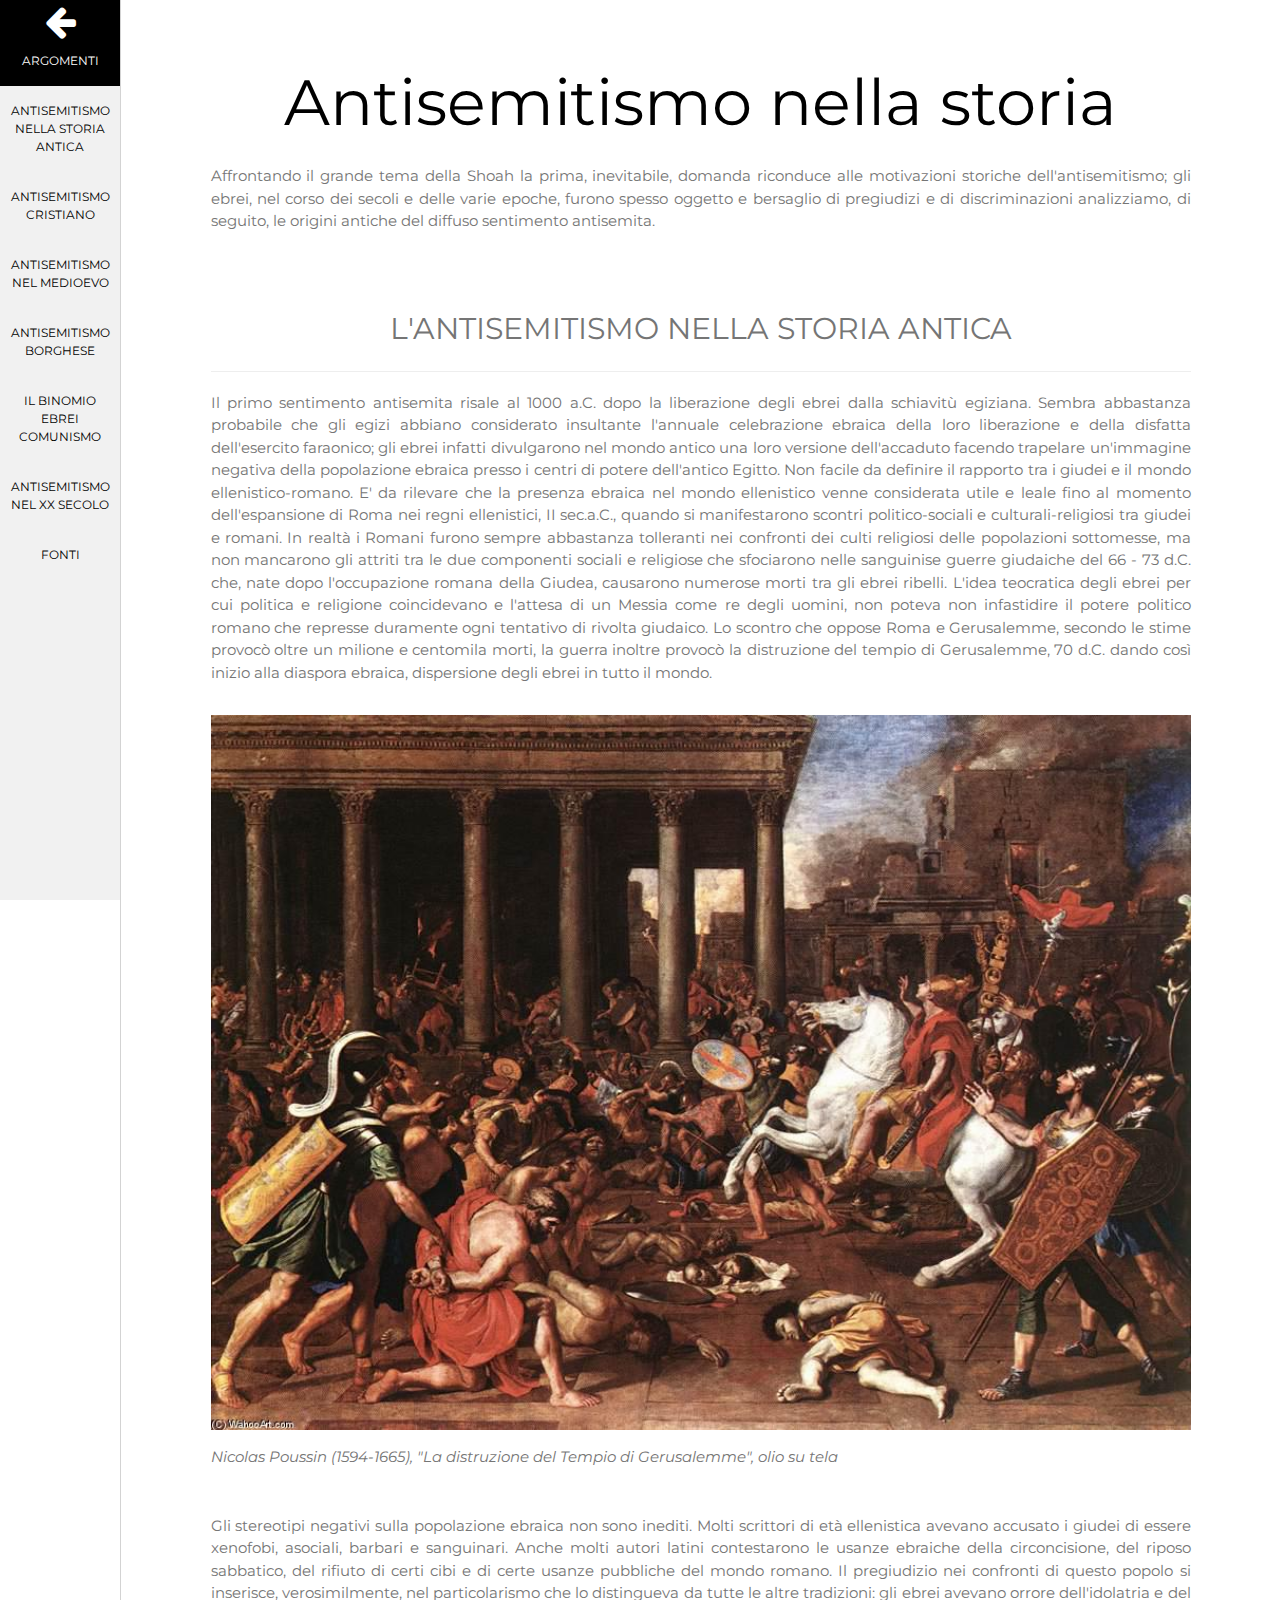
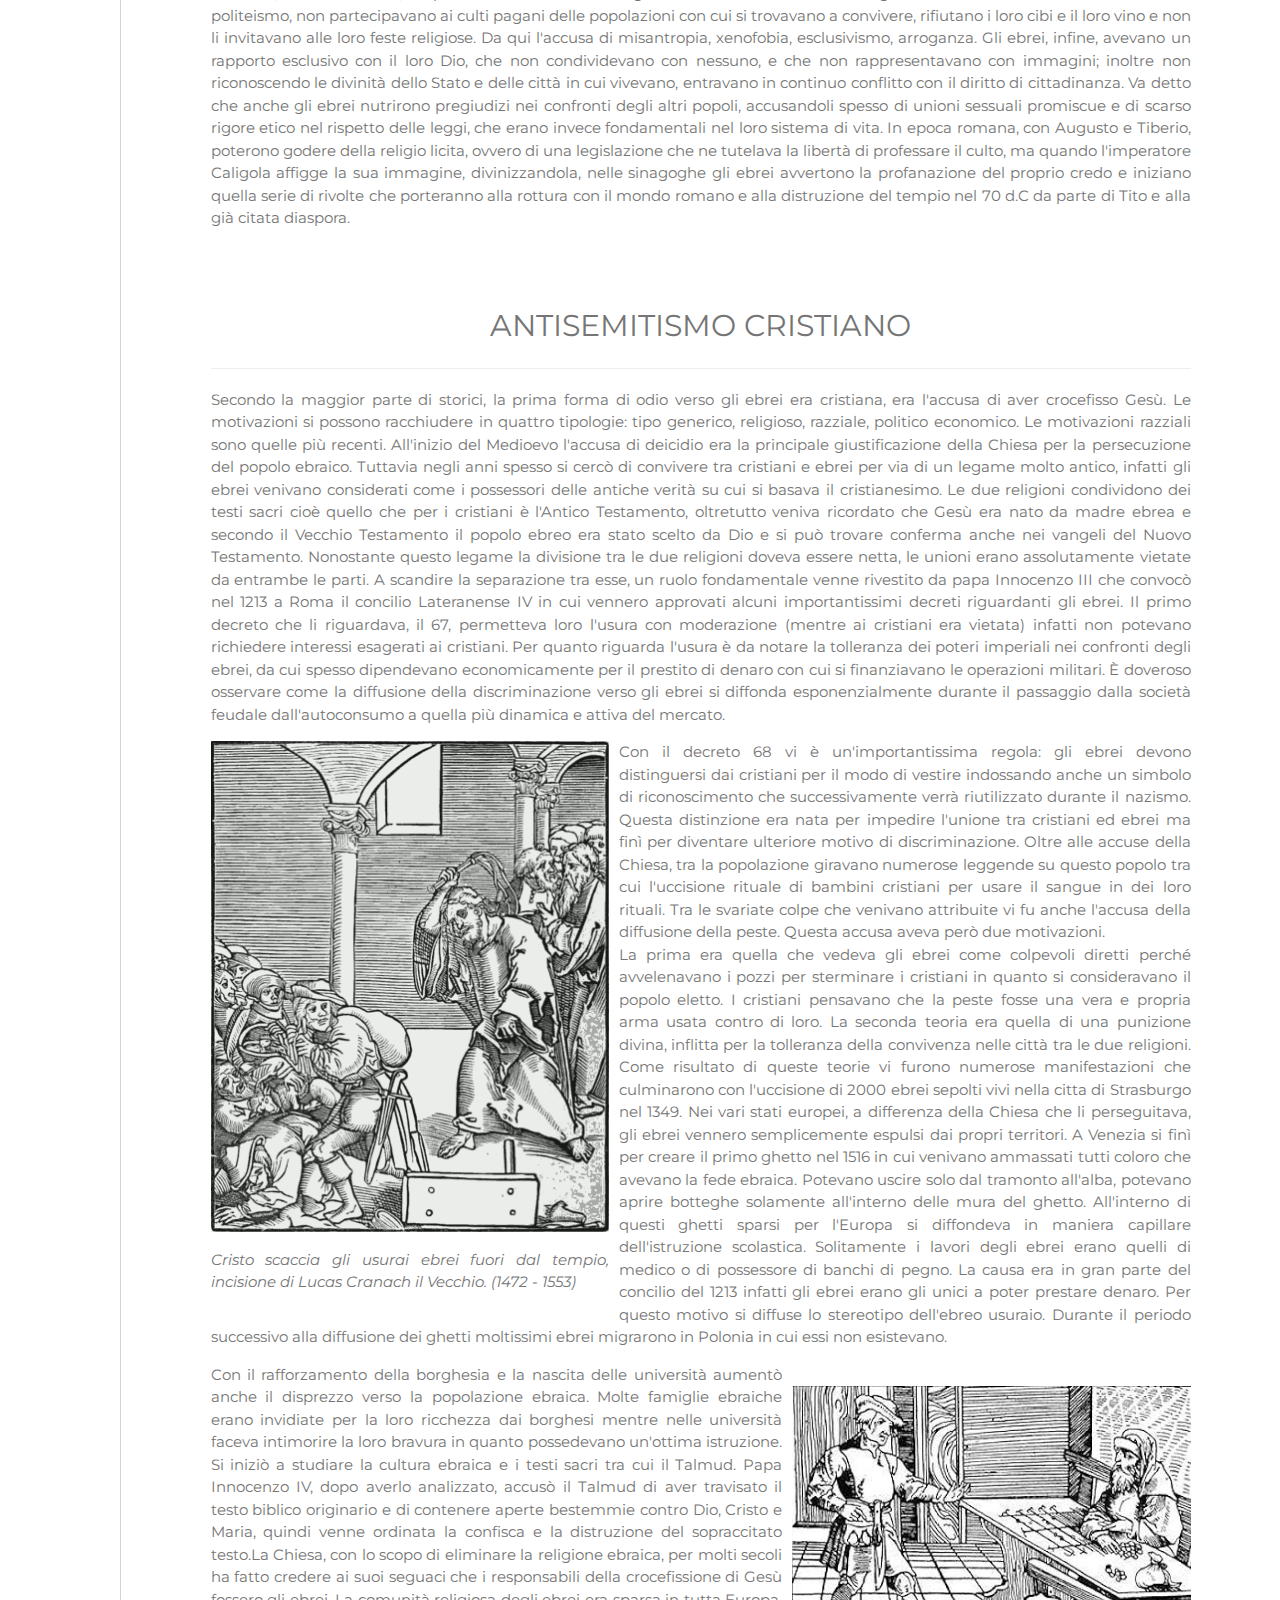
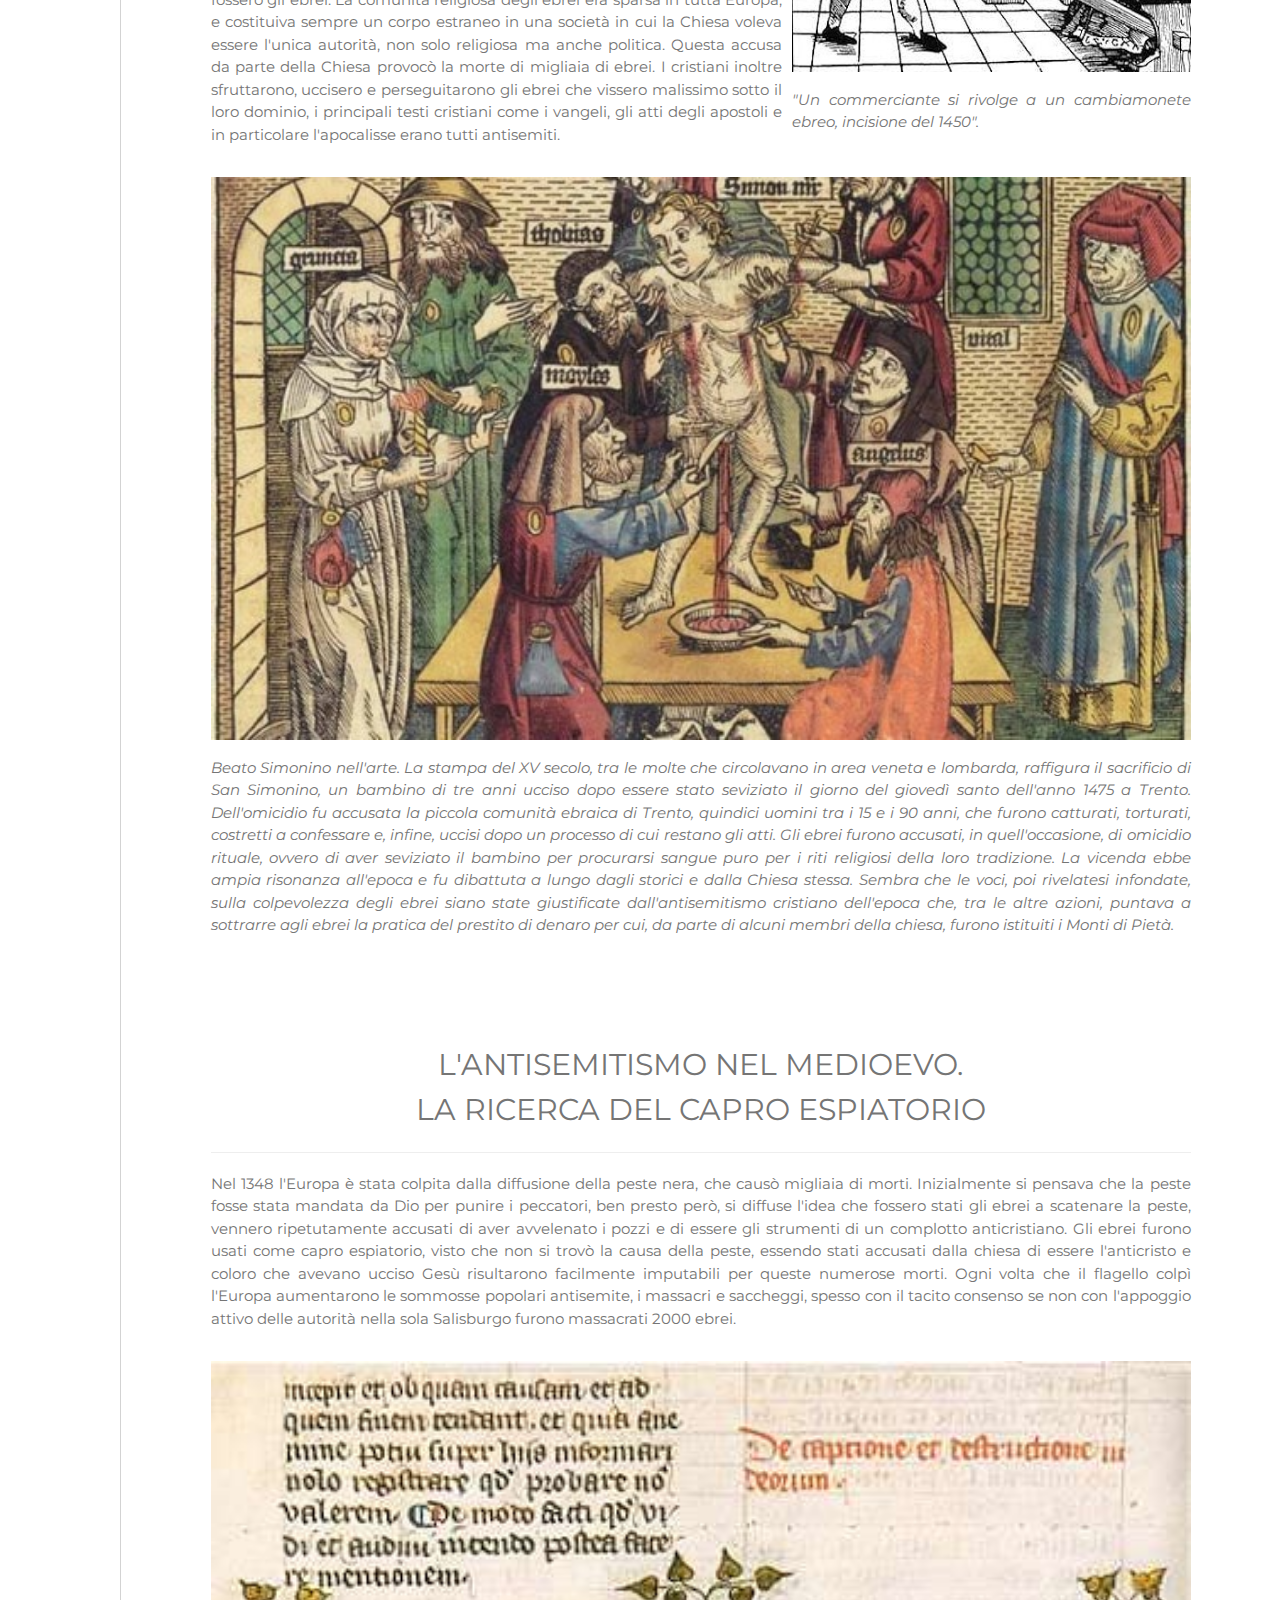
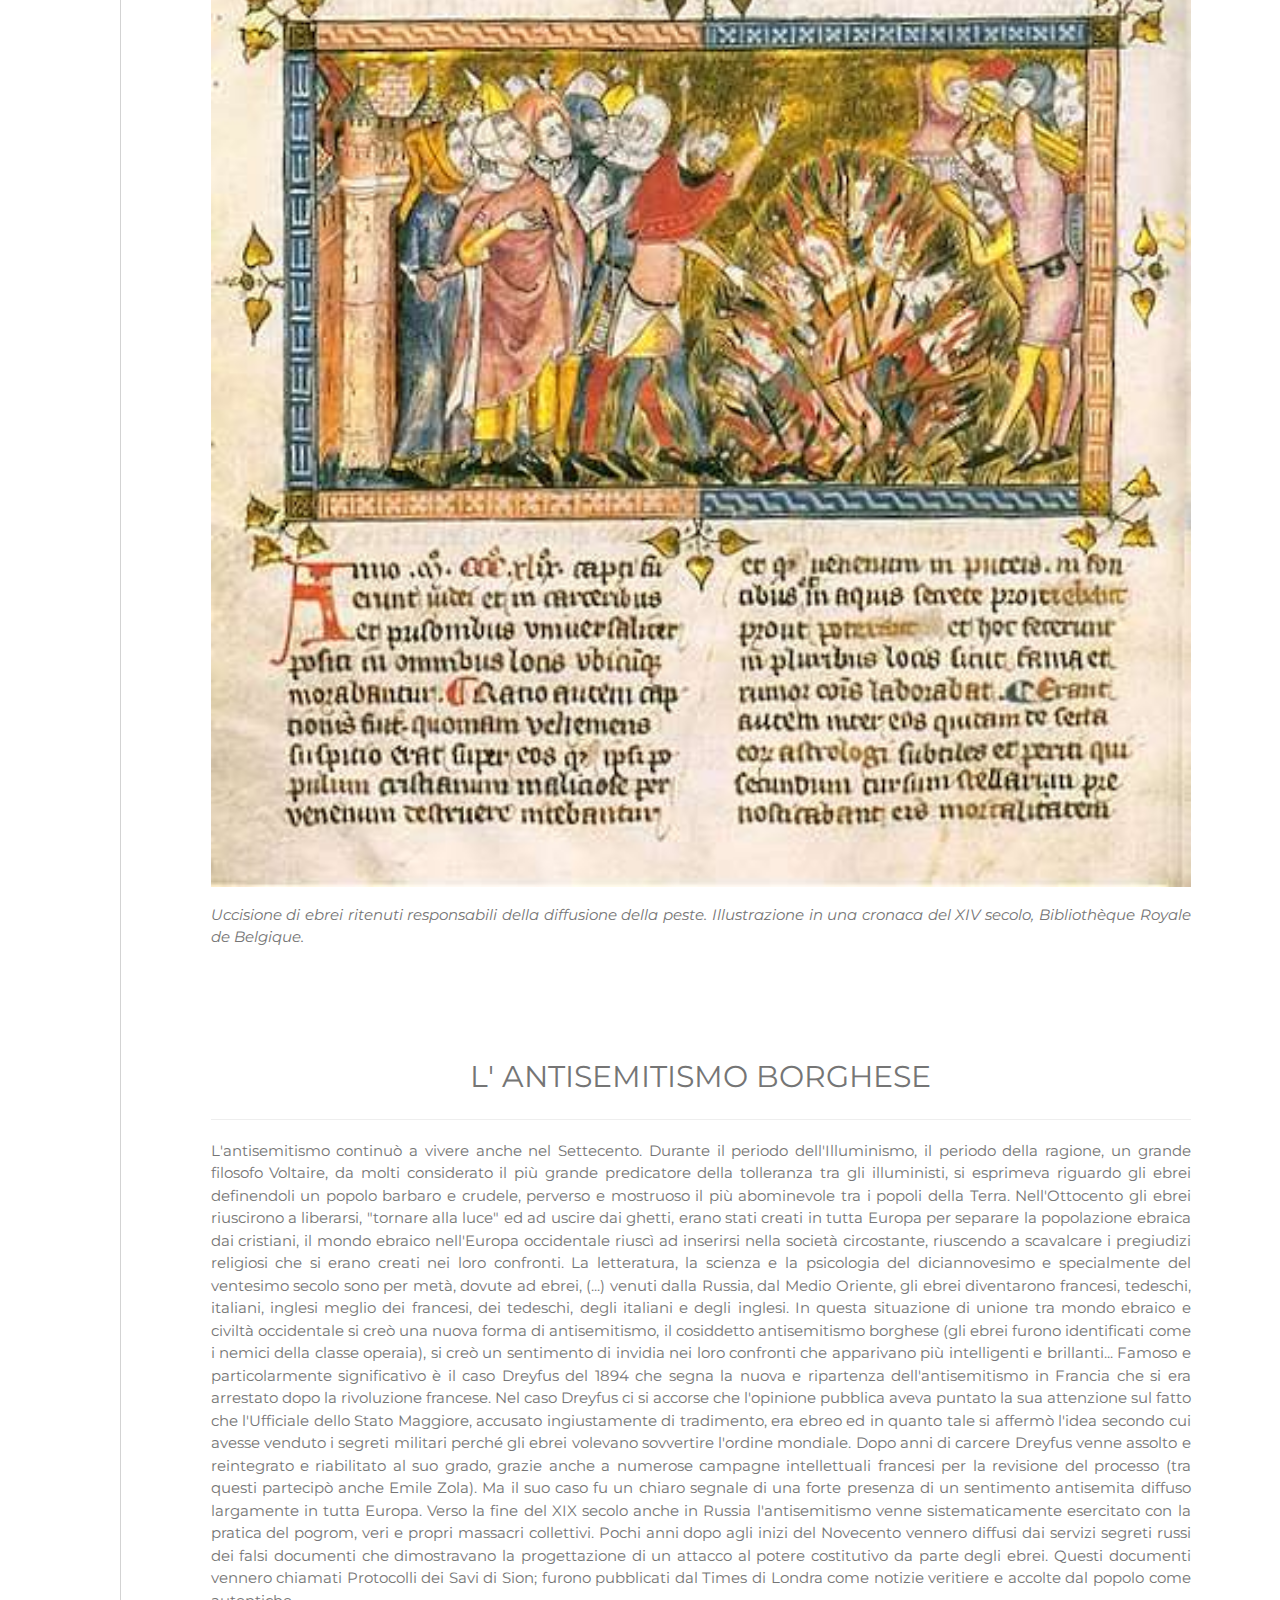
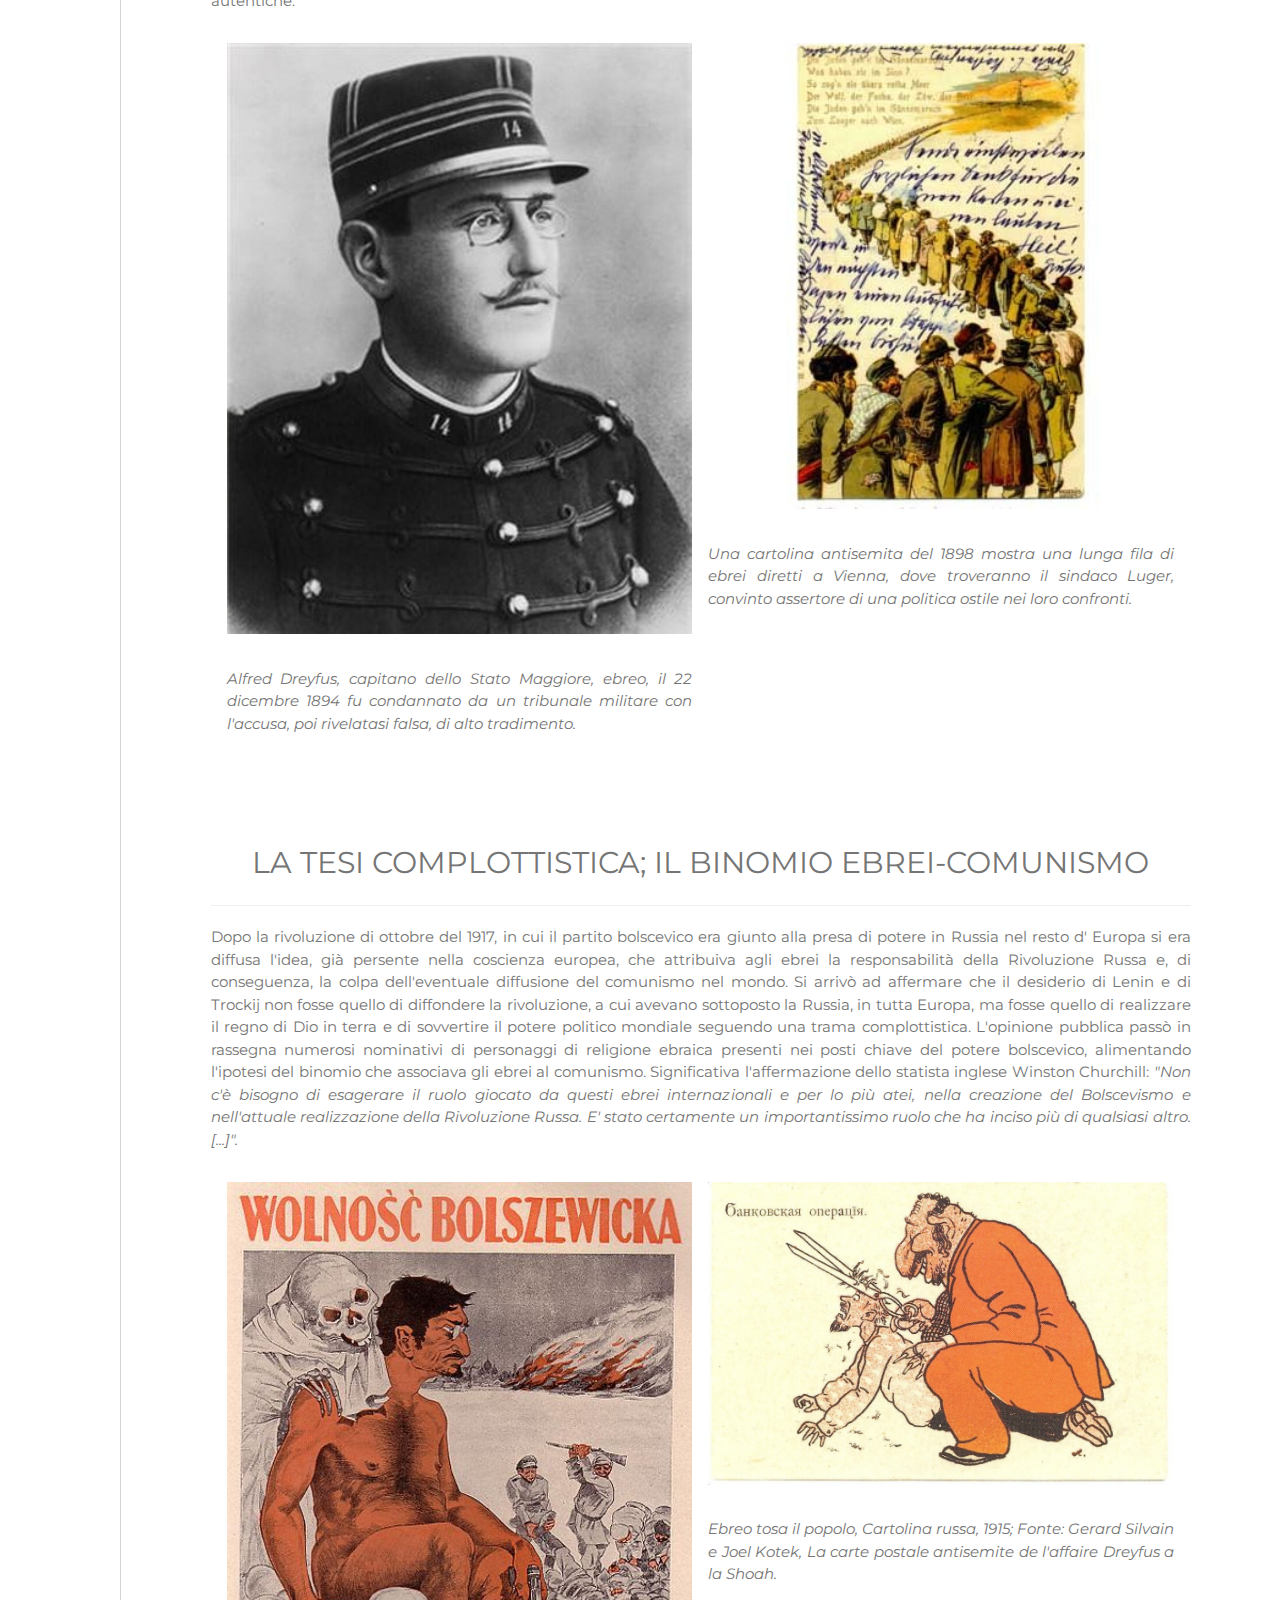
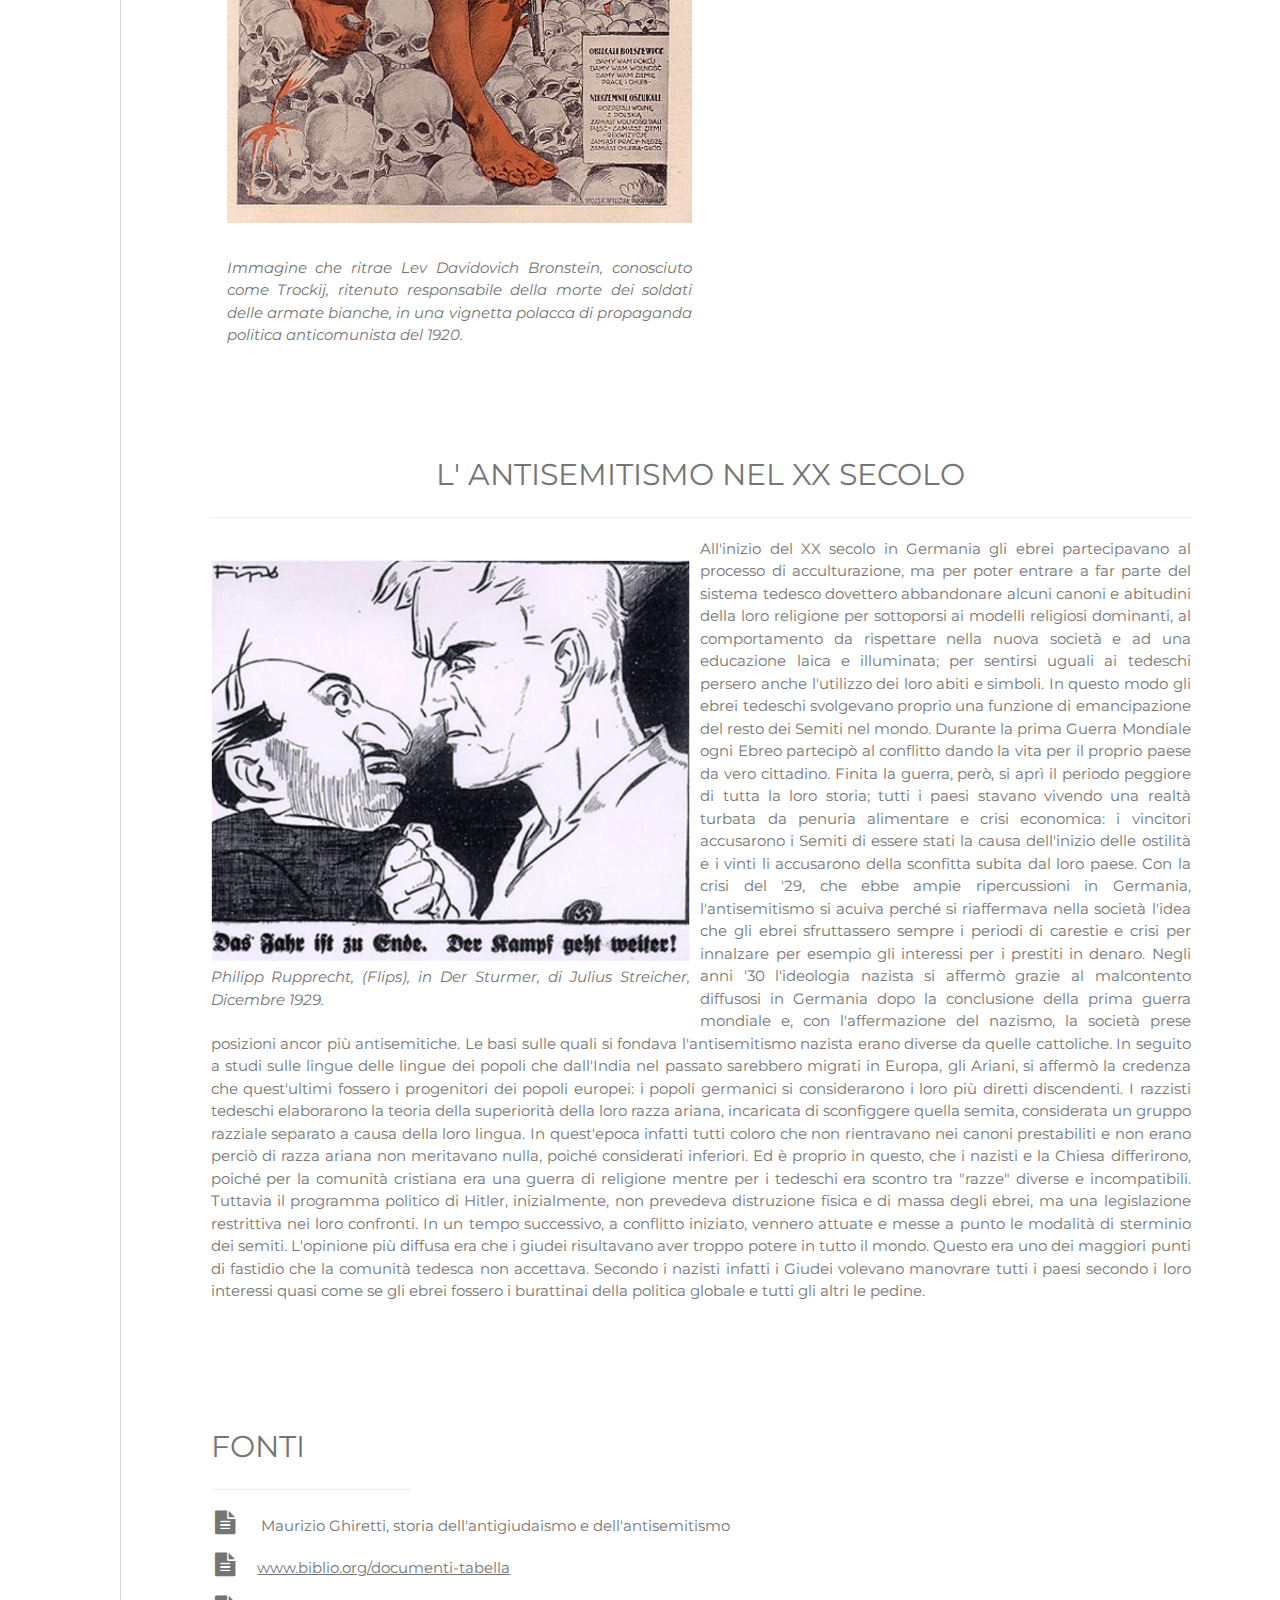
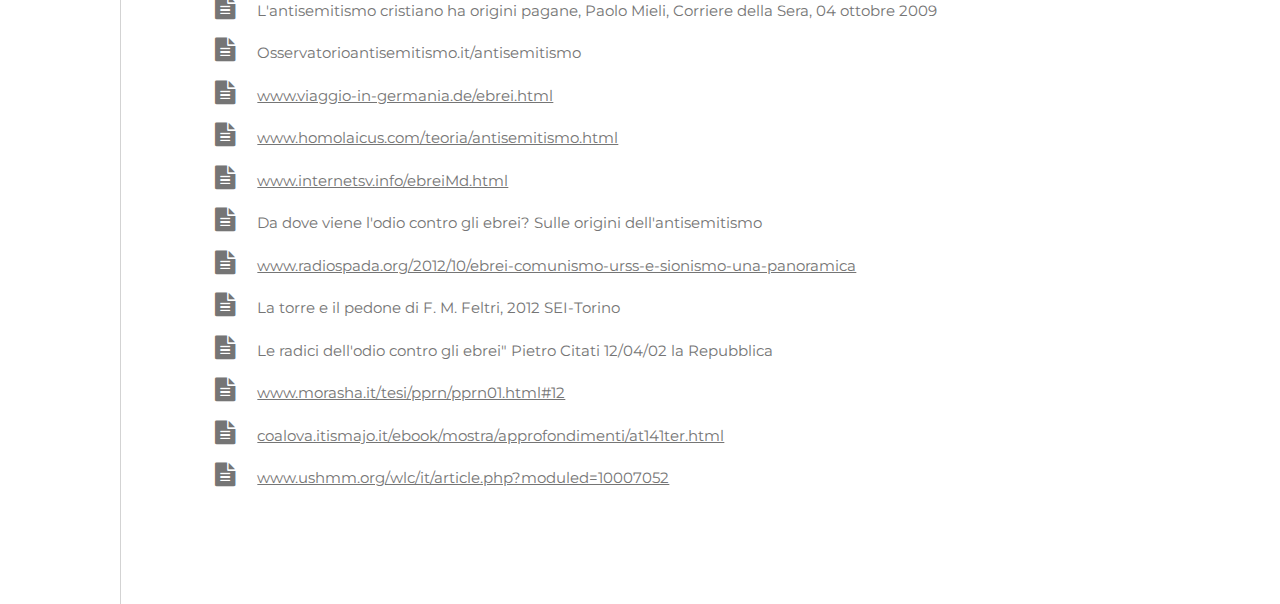
<file: antisemitismo_nella_storia/index.html>
<!DOCTYPE html>
<html>
    <head>
        <title>Antisemitismo nella storia</title>
        <meta charset="UTF-8">
        <meta name="viewport" content="width=device-width, initial-scale=1">
        <link rel="stylesheet" href="../css/w3.css">
        <link rel="stylesheet" href="https://fonts.googleapis.com/css?family=Montserrat">
        <link rel="stylesheet" href="https://cdnjs.cloudflare.com/ajax/libs/font-awesome/4.7.0/css/font-awesome.min.css">
        <style>
            body, h1,h2,h3,h4,h5,h6 {
                font-family: "Montserrat", sans-serif;
            }
            .w3-row-padding img {
                margin-bottom: 12px;
            }
            /* Set the width of the sidenav to 120px */
            .w3-sidenav {
                width: 120px;background: #f1f1f1;
            }
            /* Add a left margin to the "page content" that matches the width of the sidenav (120px) */
            #main {
                margin-left: 120px;
            }
            /* Remove margins from "page content" on small screens */
            @media only screen and (max-width: 600px) {
                #main {
                    margin-left: 0;
                }
            }
        </style>
        
        <script>
            (function (i, s, o, g, r, a, m) {
                i['GoogleAnalyticsObject'] = r;
                i[r] = i[r] || function () {
                    (i[r].q = i[r].q || []).push(arguments)
                }, i[r].l = 1 * new Date();
                a = s.createElement(o),
                        m = s.getElementsByTagName(o)[0];
                a.async = 1;
                a.src = g;
                m.parentNode.insertBefore(a, m)
            })(window, document, 'script', 'https://www.google-analytics.com/analytics.js', 'ga');

            ga('create', 'UA-92290876-1', 'auto');
            ga('send', 'pageview');

        </script>
        <script async src="//pagead2.googlesyndication.com/pagead/js/adsbygoogle.js"></script>
        <script>
          (adsbygoogle = window.adsbygoogle || []).push({
            google_ad_client: "ca-pub-2373015770790498",
            enable_page_level_ads: true
          });
        </script>
        
    </head>
    <body>

        <!-- Icon Bar (Sidenav - hidden on small screens) -->
        <nav class="w3-sidenav w3-center w3-small w3-hide-small">
            <!-- Avatar image in top left corner -->

            <a class="w3-padding-small w3-black w3-invert" href="/#argomenti">
                <i class="fa fa-arrow-left w3-xxlarge"></i>
                <p>ARGOMENTI</p>
            </a>
            <a class="w3-padding-small w3-hover-black" href="#1">
                <p>ANTISEMITISMO NELLA STORIA ANTICA</p>
            </a>
            <a class="w3-padding-small w3-hover-black" href="#3">
                <p>ANTISEMITISMO CRISTIANO</p>
            </a>
            <a class="w3-padding-small w3-hover-black" href="#4">
                <p>ANTISEMITISMO NEL MEDIOEVO</p>
            </a>
            <a class="w3-padding-small w3-hover-black" href="#5">
                <p>ANTISEMITISMO BORGHESE</p>
            </a>
            <a class="w3-padding-small w3-hover-black" href="#6">
                <p>IL BINOMIO EBREI COMUNISMO</p>
            </a>
            <a class="w3-padding-small w3-hover-black" href="#7">
                <p>ANTISEMITISMO NEL XX SECOLO</p>
            </a>
            <a class="w3-padding-small w3-hover-black" href="#8">
                <p>FONTI</p>
            </a>
        </nav>

        <!-- Navbar on small screens (Hidden on medium and large screens) -->
        <div class="w3-top w3-hide-large w3-hide-medium" id="myNavbar">
            <ul class="w3-navbar w3-black w3-opacity w3-hover-opacity-off w3-center w3-small">
                <li class="w3-left" style="width:100% !important"><a href="/#argomenti">ARGOMENTI</a></li>
                <li class="w3-left" style="width:12,5% !important"><a href="#1">L'ANTISEMITISMO NELLA STORIA ANTICA</a></li>
                <li class="w3-left" style="width:12,5% !important"><a href="#3">ANTISEMITISMO CRISTIANO</a></li>
                <li class="w3-left" style="width:12,5% !important"><a href="#4">L'ANTISEMITISMO NEL MEDIOEVO</a></li>
                <li class="w3-left" style="width:12,5% !important"><a href="#5">L'ANTISEMITISMO BORGHESE</a></li>
                <li class="w3-left" style="width:12,5% !important"><a href="#6">LA TESI COMPLOTTISTICA IL BINOMIO EBREI</a></li>
                <li class="w3-left" style="width:12,5% !important"><a href="#7">L' ANTISEMITISMO NEL XX SECOLO</a></li>
                <li class="w3-left" style="width:12,5% !important"><a href="#8">FONTI</a></li>
            </ul>
        </div>

        <!-- ARGOMENTO 01 -->

        <div class="w3-padding-large" id="main" style="border-left: 1px solid lightgrey;">
            <!-- Header/Home -->
            <header class="w3-container w3-padding-32 w3-center" id="home">
                <h1 class="w3-jumbo">Antisemitismo nella storia</h1>
                <div class="w3-content w3-justify w3-text-grey">
                    <p class="w3-justify" >Affrontando il grande tema della Shoah la prima, inevitabile, domanda 
                        riconduce alle motivazioni storiche dell'antisemitismo; gli ebrei, nel corso dei secoli
                        e delle varie epoche, furono spesso oggetto e bersaglio di pregiudizi e di discriminazioni
                        analizziamo, di seguito, le origini antiche del diffuso sentimento antisemita.</p>
                </div>
            </header>

            <!-- SOTTOARGOMENTO 01-->
            <div class="w3-content w3-justify w3-text-grey w3-padding-16" id="1">
                <h2 class="w3-center">L'ANTISEMITISMO NELLA STORIA ANTICA</h2>
                <hr style="width:100%">
                <p>Il primo sentimento antisemita risale al 1000 a.C. dopo la liberazione degli ebrei dalla schiavit&ugrave; egiziana.
                    Sembra abbastanza probabile che gli egizi abbiano considerato insultante l'annuale celebrazione ebraica della
                    loro liberazione e della disfatta dell'esercito faraonico; gli ebrei infatti divulgarono nel mondo
                    antico una loro versione dell'accaduto facendo trapelare un'immagine negativa della popolazione ebraica presso
                    i centri di potere dell'antico Egitto.
                    Non facile da definire il rapporto tra i giudei e il mondo ellenistico-romano. E' da rilevare che la presenza
                    ebraica nel mondo ellenistico venne considerata utile e leale fino al momento dell'espansione di Roma nei regni 
                    ellenistici, II sec.a.C., quando si manifestarono scontri politico-sociali e culturali-religiosi tra giudei e 
                    romani. In realt&agrave; i Romani furono sempre abbastanza tolleranti nei confronti dei culti religiosi delle popolazioni
                    sottomesse, ma non mancarono gli attriti tra le due componenti sociali e religiose che sfociarono nelle sanguinise
                    guerre  giudaiche del  66 - 73 d.C.  che, nate dopo l'occupazione romana della Giudea,  causarono numerose morti 
                    tra gli ebrei ribelli.  L'idea teocratica degli ebrei per cui politica e religione coincidevano e  l'attesa di un
                    Messia come re degli uomini, non poteva non infastidire il potere politico romano che represse duramente ogni 
                    tentativo di rivolta giudaico. Lo scontro che oppose Roma e Gerusalemme, secondo le stime provoc&ograve; oltre un milione
                    e centomila morti, la guerra inoltre provoc&ograve; la distruzione del tempio di Gerusalemme, 70 d.C. dando cos&igrave; inizio 
                    alla diaspora ebraica, dispersione degli ebrei in tutto il mondo.
                </p>
                <div class="w3-padding-16 w3-content" id="photos">
                    <img src="img/nicolas-poussin-min.jpg" style="width:100%">
                    <p><i> Nicolas Poussin (1594-1665), "La distruzione del Tempio di Gerusalemme", olio su tela</i></p>
                </div>



                <p>Gli stereotipi negativi sulla popolazione ebraica non sono inediti. Molti scrittori di et&agrave; ellenistica
                    avevano accusato i giudei di essere xenofobi, asociali, barbari e sanguinari. Anche molti autori latini 
                    contestarono le usanze ebraiche della circoncisione, del riposo sabbatico, del rifiuto di certi cibi e 
                    di certe usanze pubbliche del mondo romano. Il pregiudizio nei confronti di questo popolo si inserisce,
                    verosimilmente, nel particolarismo che lo distingueva da tutte le altre tradizioni: gli ebrei avevano orrore
                    dell'idolatria e del politeismo, non partecipavano ai culti pagani delle popolazioni con cui si trovavano a 
                    convivere, rifiutano i loro cibi e il loro vino e non li invitavano alle loro feste religiose. Da qui 
                    l'accusa di misantropia, xenofobia, esclusivismo, arroganza. Gli ebrei, infine, avevano un rapporto 
                    esclusivo con il loro Dio, che non condividevano con nessuno, e che non rappresentavano con immagini; 
                    inoltre non riconoscendo le divinit&agrave; dello Stato e delle citt&agrave; in cui vivevano, entravano in continuo 
                    conflitto con il diritto di cittadinanza. Va detto che anche gli ebrei nutrirono pregiudizi nei confronti
                    degli altri popoli, accusandoli spesso di unioni sessuali promiscue e di scarso rigore etico nel rispetto 
                    delle leggi, che erano invece fondamentali nel loro sistema di vita.
                    In epoca romana, con Augusto e Tiberio, poterono godere della religio licita, ovvero di una legislazione 
                    che ne tutelava la libert&agrave; di professare il culto, ma quando l'imperatore Caligola affigge la sua immagine,
                    divinizzandola, nelle sinagoghe gli ebrei avvertono la profanazione del proprio credo e iniziano quella 
                    serie di rivolte che porteranno alla rottura con il mondo romano e alla distruzione del tempio nel 70 d.C 
                    da parte di Tito e alla gi&agrave; citata diaspora.

                </p>

            </div>

            <!-- SOTTOARGOMENTO 03 -->
            <div class="w3-content w3-justify w3-text-grey w3-padding-32" id="3">
                <h2 class="w3-center">ANTISEMITISMO CRISTIANO</h2>
                <hr style="width:100%">

                <p>Secondo la maggior parte di storici, la prima forma di odio verso gli ebrei era cristiana, era l'accusa di 
                    aver crocefisso Ges&ugrave;. Le motivazioni si possono racchiudere in quattro tipologie: tipo generico, religioso,
                    razziale, politico economico. Le motivazioni razziali sono quelle pi&ugrave; recenti. All'inizio del Medioevo
                    l'accusa di deicidio era la principale giustificazione della Chiesa per la persecuzione del popolo ebraico.
                    Tuttavia negli anni spesso si cerc&ograve; di convivere tra cristiani e ebrei per via di un legame molto antico, 
                    infatti gli ebrei venivano considerati come i possessori delle antiche verit&agrave; su cui si basava il cristianesimo.
                    Le due religioni condividono dei testi sacri cio&egrave; quello che per i cristiani &egrave; l'Antico Testamento, oltretutto 
                    veniva ricordato che Ges&ugrave; era nato da madre ebrea e secondo il Vecchio Testamento il popolo ebreo era stato scelto 
                    da Dio e si pu&ograve; trovare conferma anche nei vangeli del Nuovo Testamento. Nonostante questo legame la divisione tra
                    le due religioni doveva essere netta, le unioni erano assolutamente vietate da entrambe le parti. A scandire la 
                    separazione tra esse, un ruolo fondamentale venne rivestito da papa Innocenzo III che convoc&ograve; nel 1213 a Roma il 
                    concilio Lateranense IV in cui vennero approvati alcuni importantissimi decreti riguardanti gli ebrei. Il primo 
                    decreto che li riguardava, il 67, permetteva loro l'usura con moderazione (mentre ai cristiani era vietata) infatti
                    non potevano richiedere interessi esagerati ai cristiani. Per quanto riguarda l'usura &egrave; da notare la tolleranza dei 
                    poteri imperiali nei confronti degli ebrei, da cui spesso dipendevano economicamente per il prestito di denaro con 
                    cui si finanziavano le operazioni militari. &Egrave; doveroso osservare come la diffusione della discriminazione verso gli 
                    ebrei si diffonda esponenzialmente durante il passaggio dalla societ&agrave; feudale dall'autoconsumo a quella pi&ugrave; dinamica 
                    e attiva del mercato.
                </p> 

                <div class="w3-col s5 m5 l5" style="padding-right: 10px;">
                    <img src="img/cristo-min.png" style="width: 100%">
                    <p><i>Cristo scaccia gli usurai ebrei fuori dal tempio, incisione di Lucas Cranach il Vecchio. (1472 - 1553)<br></i></p>
                </div>

                <p>
                    Con il decreto 68 vi &egrave; un'importantissima regola: gli ebrei devono distinguersi dai cristiani 
                    per il modo di vestire indossando anche un simbolo di riconoscimento che successivamente verr&agrave; riutilizzato durante 
                    il nazismo. Questa distinzione era nata per impedire l'unione tra cristiani ed ebrei ma fin&igrave; per diventare ulteriore 
                    motivo di discriminazione. Oltre alle accuse della Chiesa, tra la popolazione giravano numerose leggende su questo 
                    popolo tra cui l'uccisione rituale di bambini cristiani per usare il sangue in dei loro rituali.  Tra le svariate colpe 
                    che venivano attribuite vi fu anche l'accusa della diffusione della peste. Questa accusa aveva per&ograve; due motivazioni.
                    <br>La prima era quella che vedeva gli ebrei come colpevoli diretti perch&eacute; avvelenavano i pozzi per sterminare i cristiani 
                    in quanto si consideravano il popolo eletto. I cristiani pensavano che la peste fosse una vera e propria arma usata 
                    contro di loro. La seconda teoria era quella di una punizione divina, inflitta per la tolleranza della convivenza nelle 
                    citt&agrave; tra le due religioni. Come risultato di queste teorie vi furono numerose manifestazioni che culminarono con 
                    l'uccisione di 2000 ebrei sepolti vivi nella citta di Strasburgo nel 1349. Nei vari stati europei, a differenza della 
                    Chiesa che li perseguitava, gli ebrei vennero semplicemente espulsi dai propri territori. A Venezia si fin&igrave; per creare
                    il primo ghetto nel 1516 in cui venivano ammassati tutti coloro che avevano la fede ebraica. Potevano uscire solo 
                    dal tramonto all'alba, potevano aprire botteghe solamente all'interno delle mura del ghetto. All'interno di questi ghetti 
                    sparsi per l'Europa si diffondeva in maniera capillare dell'istruzione scolastica. Solitamente i lavori degli ebrei erano
                    quelli di medico o di possessore di banchi di pegno. La causa era in gran parte del concilio del 1213 infatti gli ebrei 
                    erano gli unici a poter prestare denaro. Per questo motivo si diffuse lo stereotipo dell'ebreo usuraio. Durante il periodo 
                    successivo alla diffusione dei ghetti moltissimi ebrei migrarono in Polonia in cui essi non esistevano. 
                </p>    
                <div class="w3-col s5 m5 l5" style="padding-left: 10px; float: right;">
                    <br><img src="img/Cristiano-min.jpg" style="width: 100%">
                    <p><i>"Un commerciante si rivolge a un cambiamonete ebreo, incisione del 1450".<br></i></p>
                </div>
                <p>
                    Con il rafforzamento della borghesia e la nascita delle universit&agrave; aument&ograve; anche il disprezzo verso la popolazione ebraica. Molte famiglie 
                    ebraiche erano invidiate per la loro ricchezza dai borghesi mentre nelle universit&agrave; faceva intimorire la loro bravura in
                    quanto possedevano un'ottima istruzione. Si inizi&ograve; a studiare la cultura ebraica e i  testi sacri tra cui il Talmud. Papa 
                    Innocenzo IV, dopo averlo analizzato, accus&ograve; il Talmud di aver travisato il testo biblico originario e di contenere aperte
                    bestemmie contro Dio, Cristo e Maria, quindi venne ordinata la confisca e la distruzione del sopraccitato testo.La Chiesa,
                    con lo scopo di eliminare la religione ebraica, per molti secoli ha fatto credere ai suoi seguaci che i responsabili della
                    crocefissione di Ges&ugrave; fossero gli ebrei. La comunit&agrave; religiosa degli ebrei era sparsa in tutta Europa, e costituiva sempre
                    un corpo estraneo in una societ&agrave; in cui la Chiesa voleva essere l'unica autorit&agrave;, non solo religiosa ma anche politica.
                    Questa accusa da parte della Chiesa provoc&ograve; la morte di migliaia di ebrei. I cristiani inoltre sfruttarono, uccisero e 
                    perseguitarono gli ebrei che vissero malissimo sotto il loro dominio, i principali testi cristiani come i vangeli, gli atti
                    degli apostoli e in particolare l'apocalisse erano tutti antisemiti.

                </p>
                <div class="w3-padding-16 w3-content" id="photos">
                    <img src="img/la_creazione-min.jpg" style="width:100%">
                    <p><i>Beato Simonino nell'arte. La stampa del XV secolo, tra le molte che circolavano in area veneta e lombarda, 
                            raffigura il sacrificio di San Simonino, un bambino di tre anni ucciso dopo essere stato seviziato il 
                            giorno del giovedì santo dell'anno 1475 a Trento. Dell'omicidio fu accusata la piccola comunità ebraica 
                            di Trento, quindici uomini tra i 15 e i 90 anni, che furono catturati, torturati, costretti a confessare 
                            e, infine, uccisi dopo un processo di cui restano gli atti. Gli ebrei furono accusati, in quell'occasione,
                            di omicidio rituale, ovvero di aver seviziato il bambino per procurarsi sangue puro per i riti religiosi 
                            della loro tradizione. La vicenda ebbe ampia risonanza all'epoca e fu dibattuta a lungo dagli storici e 
                            dalla Chiesa stessa. Sembra che le voci, poi rivelatesi infondate, sulla colpevolezza degli ebrei siano 
                            state giustificate dall'antisemitismo cristiano dell'epoca che, tra le altre azioni, puntava a sottrarre 
                            agli ebrei la pratica del prestito di denaro per cui, da parte di alcuni membri della chiesa, furono 
                            istituiti i  Monti di Pietà.</i></p>
                </div>
            </div>

            <!-- SOTTOARGOMENTO 04 -->
            <div class="w3-content w3-justify w3-text-grey w3-padding-32" id="4">
                <h2 class="w3-center">L'ANTISEMITISMO NEL MEDIOEVO.<br>LA RICERCA DEL CAPRO ESPIATORIO</h2>
                <hr style="width:100%">
                <p>Nel 1348 l'Europa &egrave; stata colpita dalla diffusione della peste nera, che caus&ograve; migliaia di 
                    morti. Inizialmente si pensava che la peste fosse stata mandata da Dio per punire i peccatori,
                    ben presto per&ograve;, si diffuse l'idea che fossero stati gli ebrei a scatenare la peste, vennero 
                    ripetutamente accusati di aver avvelenato i pozzi e di essere gli strumenti di un complotto 
                    anticristiano. Gli ebrei furono usati come capro espiatorio, visto che non si trov&ograve; la causa
                    della peste, essendo stati accusati dalla chiesa di essere l'anticristo e coloro che avevano
                    ucciso Ges&ugrave; risultarono facilmente imputabili per queste numerose morti. Ogni volta che il 
                    flagello colp&igrave; l'Europa aumentarono le sommosse popolari antisemite, i massacri e saccheggi,
                    spesso con il tacito consenso se non con l'appoggio attivo delle autorit&agrave; nella sola 
                    Salisburgo furono massacrati 2000 ebrei.
                </p>
                <div class="w3-padding-16 w3-content" id="photos">
                    <img src="img/pesteNera-min.jpg" style="width:100%">
                    <p><i>Uccisione di ebrei ritenuti responsabili della diffusione della peste. Illustrazione in una cronaca del XIV secolo, Bibliothèque Royale de Belgique. </i></p>
                </div>
            </div>

            <!-- SOTTOARGOMENTO 05 -->
            <div class="w3-content w3-justify w3-text-grey w3-padding-32" id="5">
                <h2 class="w3-center">L' ANTISEMITISMO BORGHESE</h2>
                <hr style="width:100%">
                <p>L'antisemitismo continu&ograve; a vivere anche nel Settecento. Durante il periodo dell'Illuminismo,
                    il periodo della ragione, un grande filosofo Voltaire, da molti considerato il pi&ugrave; grande 
                    predicatore della tolleranza tra gli illuministi, si esprimeva riguardo gli ebrei definendoli
                    un popolo barbaro e crudele, perverso e mostruoso il pi&ugrave; abominevole tra i popoli della Terra.
                    Nell'Ottocento gli ebrei riuscirono a liberarsi, "tornare alla luce" ed ad uscire dai ghetti, 
                    erano stati creati in tutta Europa per separare la popolazione ebraica dai cristiani, il mondo
                    ebraico nell'Europa occidentale riusc&igrave; ad inserirsi nella societ&agrave; circostante, riuscendo a 
                    scavalcare i pregiudizi religiosi che si erano creati nei loro confronti. La letteratura, la 
                    scienza e la psicologia del diciannovesimo e specialmente del ventesimo secolo sono per met&agrave;, 
                    dovute ad ebrei, (...) venuti dalla Russia, dal Medio Oriente, gli ebrei diventarono francesi, 
                    tedeschi, italiani, inglesi meglio dei francesi, dei tedeschi, degli italiani e degli inglesi.
                    In questa situazione di unione tra mondo ebraico e civilt&agrave; occidentale si cre&ograve; una nuova forma
                    di antisemitismo, il cosiddetto antisemitismo borghese (gli ebrei furono identificati come i 
                    nemici della classe operaia), si cre&ograve; un sentimento di invidia nei loro confronti che apparivano
                    pi&ugrave; intelligenti e brillanti... Famoso e particolarmente significativo &egrave; il caso Dreyfus del 
                    1894 che segna la nuova e ripartenza dell'antisemitismo in Francia che si era arrestato dopo la
                    rivoluzione francese. Nel caso Dreyfus ci si accorse che l'opinione pubblica aveva puntato la sua 
                    attenzione sul fatto che l'Ufficiale dello Stato Maggiore, accusato ingiustamente di tradimento, 
                    era ebreo ed in quanto tale si afferm&ograve; l'idea secondo cui avesse venduto i segreti militari perch&eacute;
                    gli ebrei volevano sovvertire l'ordine mondiale. Dopo anni di carcere Dreyfus venne assolto e reintegrato e 
                    riabilitato al suo grado, grazie anche a numerose campagne intellettuali francesi per la revisione 
                    del processo (tra questi partecip&ograve; anche Emile Zola). Ma il suo caso fu un chiaro segnale di una 
                    forte presenza di un sentimento antisemita diffuso largamente in tutta Europa.
                    Verso la fine del XIX secolo anche in Russia l'antisemitismo venne sistematicamente esercitato
                    con la pratica del pogrom, veri e propri massacri collettivi. Pochi anni dopo agli inizi del
                    Novecento vennero diffusi dai servizi segreti russi dei falsi documenti che dimostravano la
                    progettazione di un attacco al potere costitutivo da parte degli ebrei. Questi documenti vennero
                    chiamati Protocolli dei Savi di Sion; furono pubblicati dal Times di Londra come notizie veritiere
                    e accolte dal popolo come autentiche.

                </p>
                <div class="w3-row-padding">
                    <div class="w3-col s6">
                        <div class="w3-padding-16 w3-content" id="photos">
                            <img src="img/Dreyfus-min.jpg" style="width:100%">
                            <p><i>Alfred Dreyfus, capitano dello Stato Maggiore, ebreo, il 22 dicembre 1894 fu 
                                    condannato da un tribunale militare con l'accusa, poi rivelatasi
                                    falsa, di alto tradimento. </i></p>
                        </div>
                    </div>
                    <div class="w3-col s6">
                        <div class="w3-padding-16 w3-content" id="photos">
                            <img src="img/invasione-min.jpg" style="width:100%">
                            <p><i> Una cartolina antisemita del 1898 mostra una lunga fila di ebrei diretti a Vienna,
                                    dove troveranno il sindaco Luger, convinto assertore di una politica ostile nei loro confronti.</i></p>
                        </div>
                    </div>
                </div>


            </div>

            <!-- SOTTOARGOMENTO 06 -->
            <div class="w3-content w3-justify w3-text-grey w3-padding-32" id="6">
                <h2 class="w3-center">LA TESI COMPLOTTISTICA; IL BINOMIO EBREI-COMUNISMO</h2>
                <hr style="width:100%">
                <p>Dopo la rivoluzione di ottobre del 1917, in cui il partito bolscevico era giunto alla presa di
                    potere in Russia nel resto d' Europa si era diffusa l'idea, gi&agrave; persente nella coscienza
                    europea, che attribuiva agli ebrei la responsabilit&agrave; della Rivoluzione Russa e, di conseguenza,
                    la colpa dell'eventuale diffusione del comunismo nel mondo.
                    Si arriv&ograve; ad affermare che il desiderio di Lenin e di Trockij non fosse quello di diffondere 
                    la rivoluzione, a cui avevano sottoposto la Russia, in tutta Europa, ma fosse quello di 
                    realizzare il regno di Dio in terra e di sovvertire il potere politico mondiale seguendo 
                    una trama complottistica.  L'opinione pubblica pass&ograve; in rassegna numerosi nominativi di
                    personaggi di religione ebraica presenti nei posti chiave del potere bolscevico, alimentando 
                    l'ipotesi del binomio che associava gli ebrei al comunismo. Significativa l'affermazione 
                    dello statista inglese Winston Churchill: <i>"Non c'&egrave; bisogno di esagerare il ruolo giocato da 
                        questi ebrei internazionali e per lo pi&ugrave; atei, nella creazione del Bolscevismo e nell'attuale
                        realizzazione della Rivoluzione Russa. E' stato certamente un importantissimo ruolo che ha 
                        inciso pi&ugrave; di qualsiasi altro. [...]".</i>

                </p>
                <div class="w3-row-padding">
                    <div class="w3-col s6">
                        <div class="w3-padding-16 w3-content" id="photos">
                            <img src="img/TESI_COMPLOTTISTICA-min.jpg" style="width:100%">
                            <p><i>Immagine che ritrae Lev Davidovich Bronstein, conosciuto come Trockij, ritenuto responsabile 
                                    della morte dei soldati delle armate bianche, in una vignetta polacca di propaganda politica 
                                    anticomunista del 1920.
                                </i>
                            </p>
                        </div>
                    </div>
                    <div class="w3-col s6">
                        <div class="w3-padding-16 w3-content" id="photos">
                            <img src="img/tosa-min.jpg" style="width:100%">
                            <p><i> Ebreo tosa il popolo, Cartolina russa, 1915; Fonte: Gerard Silvain e Joel Kotek, La carte postale antisemite de l'affaire Dreyfus a la Shoah.</i></p>
                        </div>
                    </div>
                </div>

            </div>

            <!-- SOTTOARGOMENTO 07 -->
            <div class="w3-content w3-justify w3-text-grey w3-padding-32" id="7">
                <h2 class="w3-center">L' ANTISEMITISMO NEL XX SECOLO</h2>
                <hr style="width:100%">
                <div class="w3-col s6 m6 6" style="padding-right: 10px;">
                    <br><img src="img/philipp-rupprecht-min.png" style="width:100%">
                    <i>Philipp Rupprecht, (Flips), in Der Sturmer, di Julius Streicher, Dicembre 1929. </i>
                </div>
                <p>All'inizio del XX secolo in Germania gli ebrei partecipavano al processo di acculturazione,
                    ma per poter entrare a far parte del sistema tedesco dovettero abbandonare alcuni canoni e
                    abitudini della loro religione per sottoporsi ai modelli religiosi dominanti, al 
                    comportamento da rispettare nella nuova societ&agrave; e ad una educazione laica e illuminata; 
                    per sentirsi uguali ai tedeschi persero anche l'utilizzo dei loro abiti e simboli.
                    In questo modo gli ebrei tedeschi svolgevano proprio una funzione di emancipazione del 
                    resto dei Semiti nel mondo.
                    Durante la prima Guerra Mondiale ogni Ebreo partecip&ograve; al conflitto dando la vita per il 
                    proprio paese da vero cittadino. Finita la guerra, per&ograve;, si apr&igrave; il periodo peggiore di 
                    tutta la loro storia; tutti i paesi stavano vivendo una realt&agrave; turbata da penuria alimentare
                    e crisi economica: i vincitori accusarono i Semiti di essere stati la causa dell'inizio delle
                    ostilit&agrave; e i vinti li accusarono della sconfitta subita dal loro paese.
                    Con la crisi del '29, che ebbe ampie ripercussioni in Germania, l'antisemitismo si acuiva
                    perch&eacute; si riaffermava nella societ&agrave; l'idea che gli ebrei sfruttassero sempre i periodi di 
                    carestie e crisi per innalzare per esempio gli interessi per i prestiti in denaro.
                    Negli anni '30 l'ideologia nazista si afferm&ograve; grazie al malcontento diffusosi in Germania dopo
                    la conclusione della prima guerra mondiale e, con l'affermazione del nazismo, la societ&agrave; prese
                    posizioni ancor pi&ugrave; antisemitiche. Le basi sulle quali si fondava l'antisemitismo nazista
                    erano diverse da quelle cattoliche. In seguito a studi sulle lingue delle lingue dei popoli 
                    che dall'India nel passato sarebbero migrati in Europa, gli Ariani, si afferm&ograve; la credenza 
                    che quest'ultimi fossero i progenitori dei popoli europei: i popoli germanici si considerarono
                    i loro pi&ugrave; diretti discendenti. I razzisti tedeschi elaborarono la teoria della superiorit&agrave; 
                    della loro razza ariana, incaricata di sconfiggere quella semita, considerata un gruppo 
                    razziale separato a causa della loro lingua. In quest'epoca infatti tutti coloro che non 
                    rientravano nei canoni prestabiliti e non erano perci&ograve; di razza ariana non meritavano nulla,
                    poich&eacute; considerati inferiori. Ed &egrave; proprio in questo, che i nazisti e la Chiesa differirono,
                    poich&eacute; per la comunit&agrave; cristiana era una guerra di religione mentre per i tedeschi era 
                    scontro tra "razze" diverse e incompatibili. Tuttavia il programma politico di Hitler, 
                    inizialmente, non prevedeva distruzione fisica e di massa degli ebrei, ma una legislazione
                    restrittiva nei loro confronti. In un tempo successivo, a conflitto iniziato, vennero 
                    attuate e messe a punto le modalit&agrave; di sterminio dei semiti. L'opinione pi&ugrave; diffusa era
                    che i giudei risultavano aver troppo potere in tutto il mondo. Questo era uno dei maggiori
                    punti di fastidio che la comunit&agrave; tedesca non accettava. Secondo i nazisti infatti i Giudei
                    volevano manovrare tutti i paesi secondo i loro interessi quasi come se gli ebrei fossero i
                    burattinai della politica globale e tutti gli altri le pedine.
                </p>


            </div>


            <!-- FONTI -->
            <div class="w3-padding-64 w3-content w3-text-grey" id="8">
                <h2>FONTI</h2>
                <hr style="width:200px">

                <div class="w3-section">
                    <p><i class="fa fa-file-text fa-fw  w3-xlarge w3-margin-right"></i> Maurizio Ghiretti, storia dell'antigiudaismo e dell'antisemitismo</p>
                    <p><i class="fa fa-file-text fa-fw  w3-xlarge w3-margin-right"></i><a href="www.biblio.org/documenti-tabella">www.biblio.org/documenti-tabella</a></p>
                    <p><i class="fa fa-file-text fa-fw  w3-xlarge w3-margin-right"> </i>L'antisemitismo cristiano ha origini pagane, Paolo Mieli, Corriere della Sera, 04 ottobre 2009</p>
                    <p><i class="fa fa-file-text fa-fw  w3-xlarge w3-margin-right"> </i>Osservatorioantisemitismo.it/antisemitismo </p>
                    <p><i class="fa fa-file-text fa-fw  w3-xlarge w3-margin-right"> </i><a href="www.viaggio-in-germania.de/ebrei.html">www.viaggio-in-germania.de/ebrei.html</a></p>
                    <p><i class="fa fa-file-text fa-fw  w3-xlarge w3-margin-right"> </i><a href="www.homolaicus.com/teoria/antisemitismo.html">www.homolaicus.com/teoria/antisemitismo.html</a></p>
                    <p><i class="fa fa-file-text fa-fw  w3-xlarge w3-margin-right"> </i><a href="www.internetsv.info/ebreiMd.html">www.internetsv.info/ebreiMd.html</a></p>
                    <p><i class="fa fa-file-text fa-fw  w3-xlarge w3-margin-right"> </i>Da dove viene l'odio contro gli ebrei? Sulle origini dell'antisemitismo</p>
                    <p><i class="fa fa-file-text fa-fw  w3-xlarge w3-margin-right"> </i><a href="www.radiospada.org/2012/10/ebrei-comunismo-urss-e-sionismo-una-panoramica">www.radiospada.org/2012/10/ebrei-comunismo-urss-e-sionismo-una-panoramica</a></p>
                    <p><i class="fa fa-file-text fa-fw  w3-xlarge w3-margin-right"> </i>La torre e il pedone di F. M. Feltri, 2012 SEI-Torino</p>
                    <p><i class="fa fa-file-text fa-fw  w3-xlarge w3-margin-right"> </i>Le radici dell'odio contro gli ebrei" Pietro Citati 12/04/02 la Repubblica</p>
                    <p><i class="fa fa-file-text fa-fw  w3-xlarge w3-margin-right"> </i><a href="www.morasha.it/tesi/pprn/pprn01.html#12">www.morasha.it/tesi/pprn/pprn01.html#12</a></p>
                    <p><i class="fa fa-file-text fa-fw  w3-xlarge w3-margin-right"> </i><a href="coalova.itismajo.it/ebook/mostra/approfondimenti/at141ter.html">coalova.itismajo.it/ebook/mostra/approfondimenti/at141ter.html</a></p>
                    <p><i class="fa fa-file-text fa-fw  w3-xlarge w3-margin-right"> </i><a href="www.ushmm.org/wlc/it/article.php?moduled=10007052">www.ushmm.org/wlc/it/article.php?moduled=10007052</a></p>
                </div><br>
            </div>
        </div>
    </body>
</html>
</file>
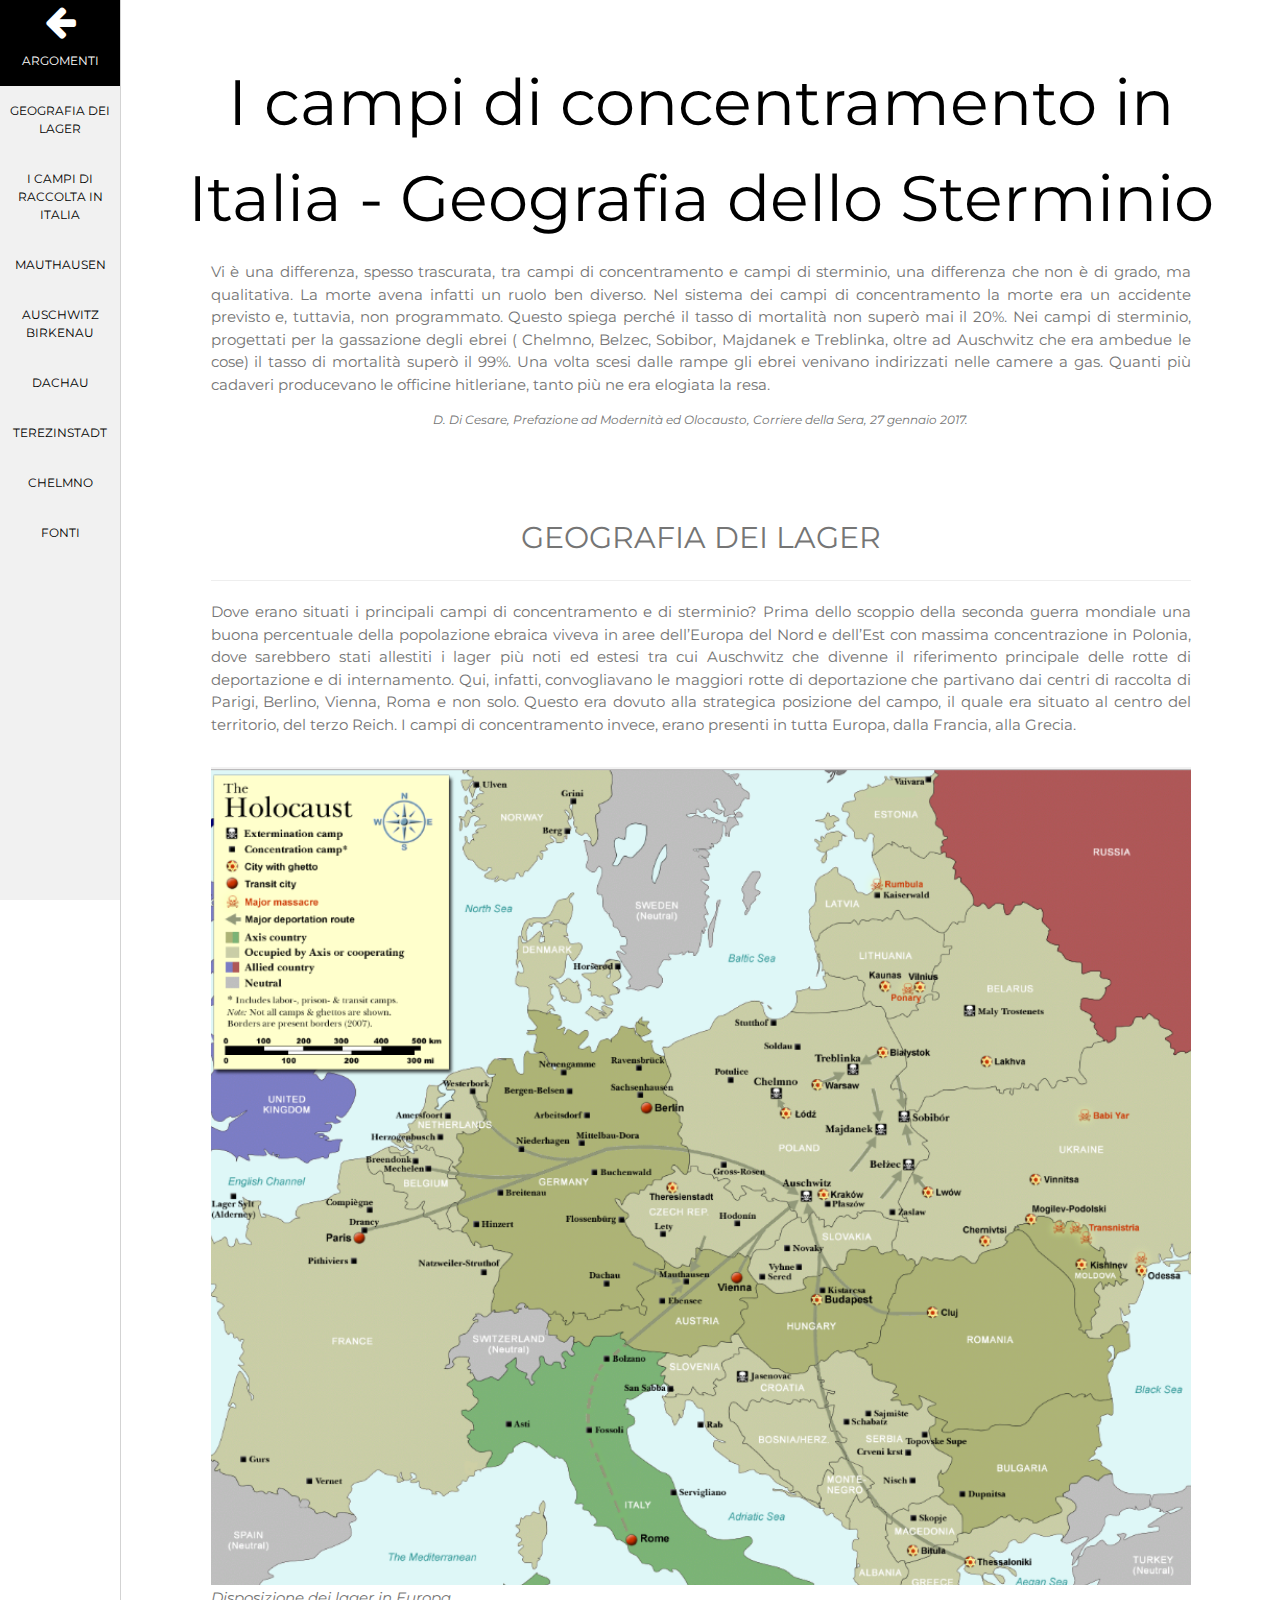
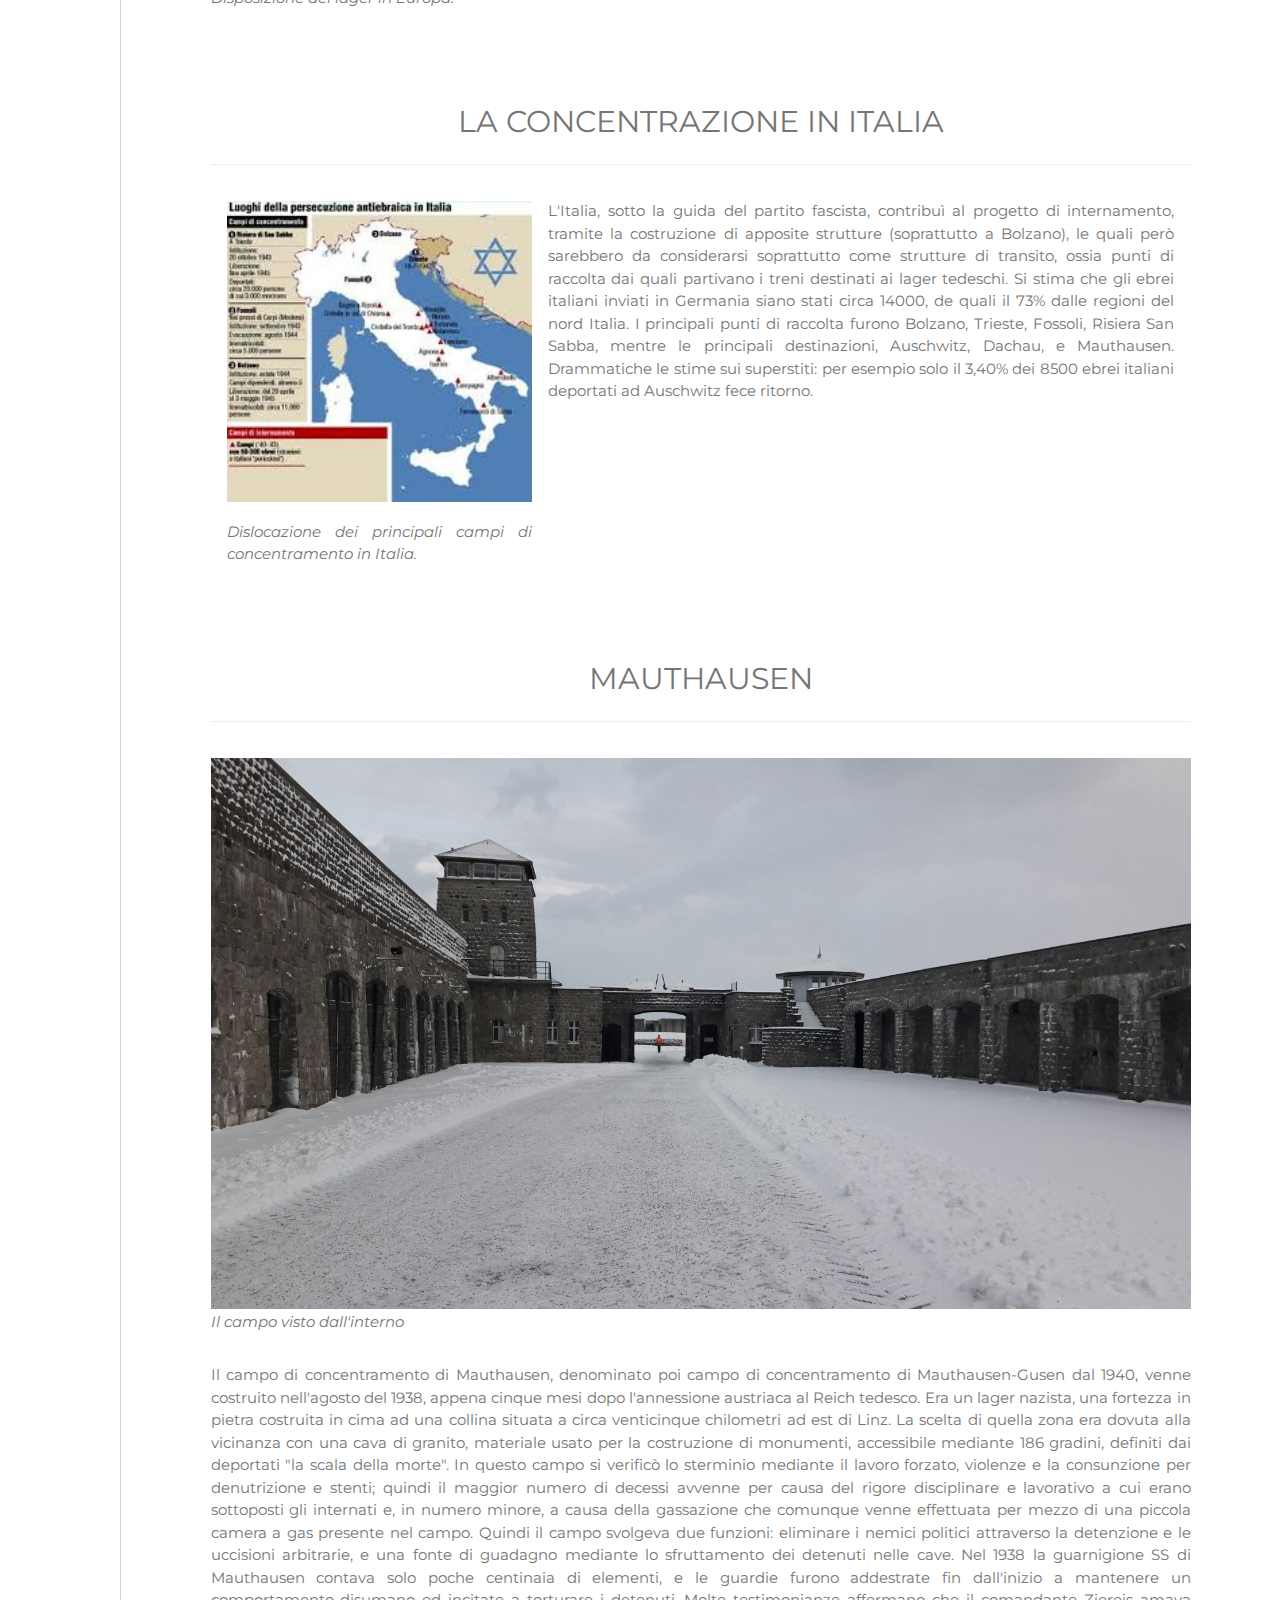
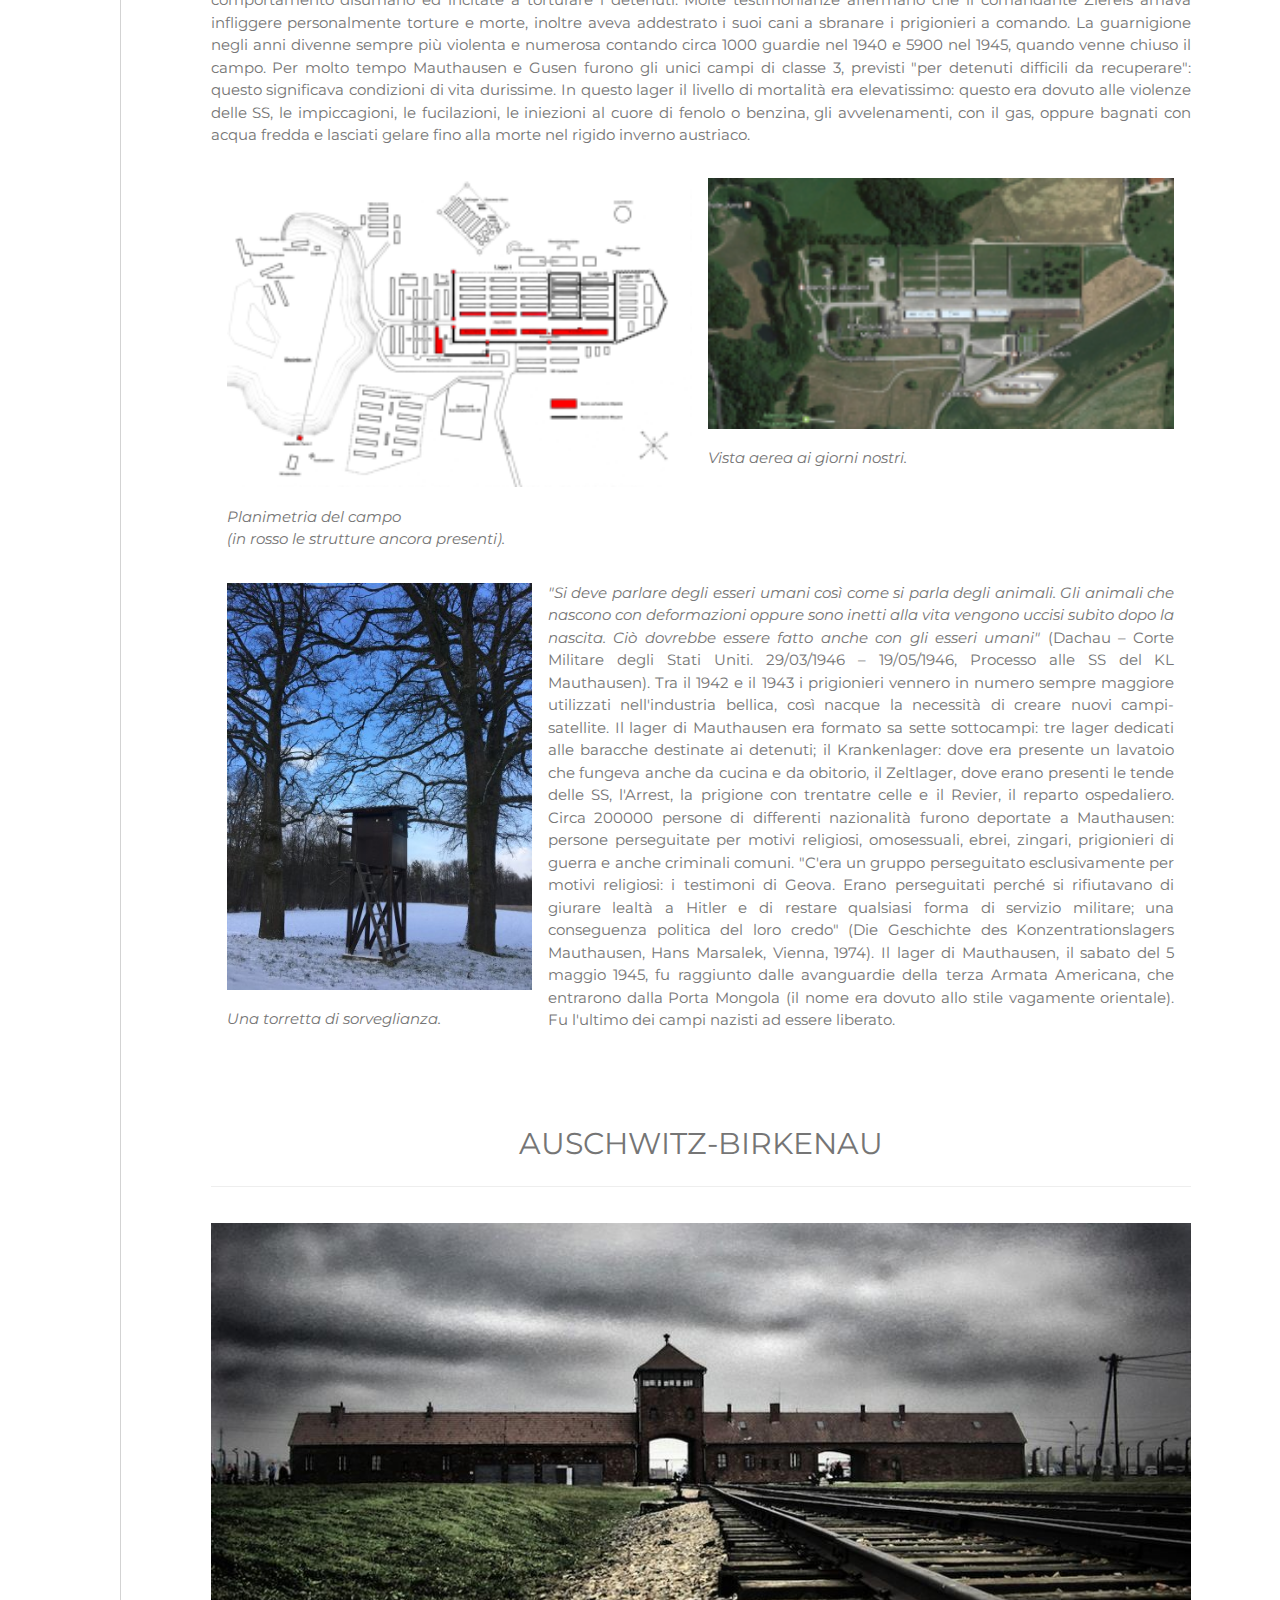
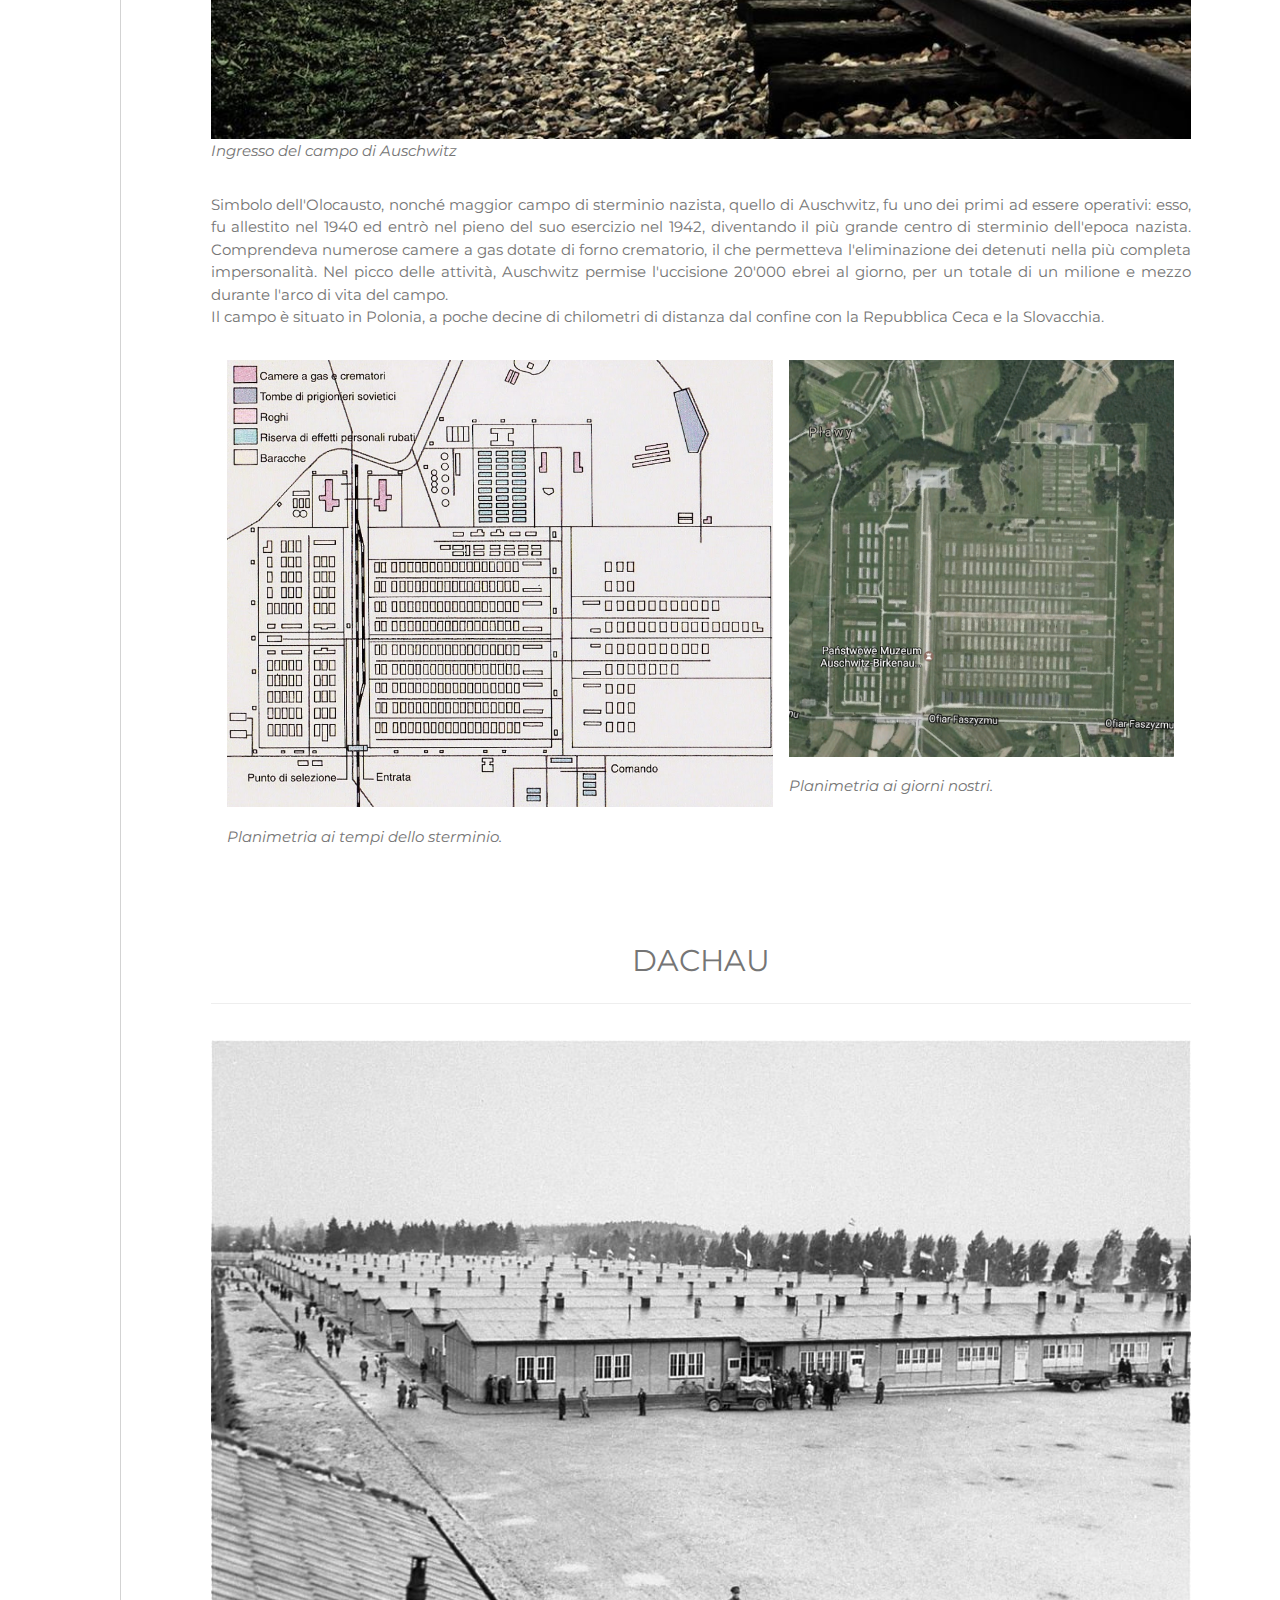
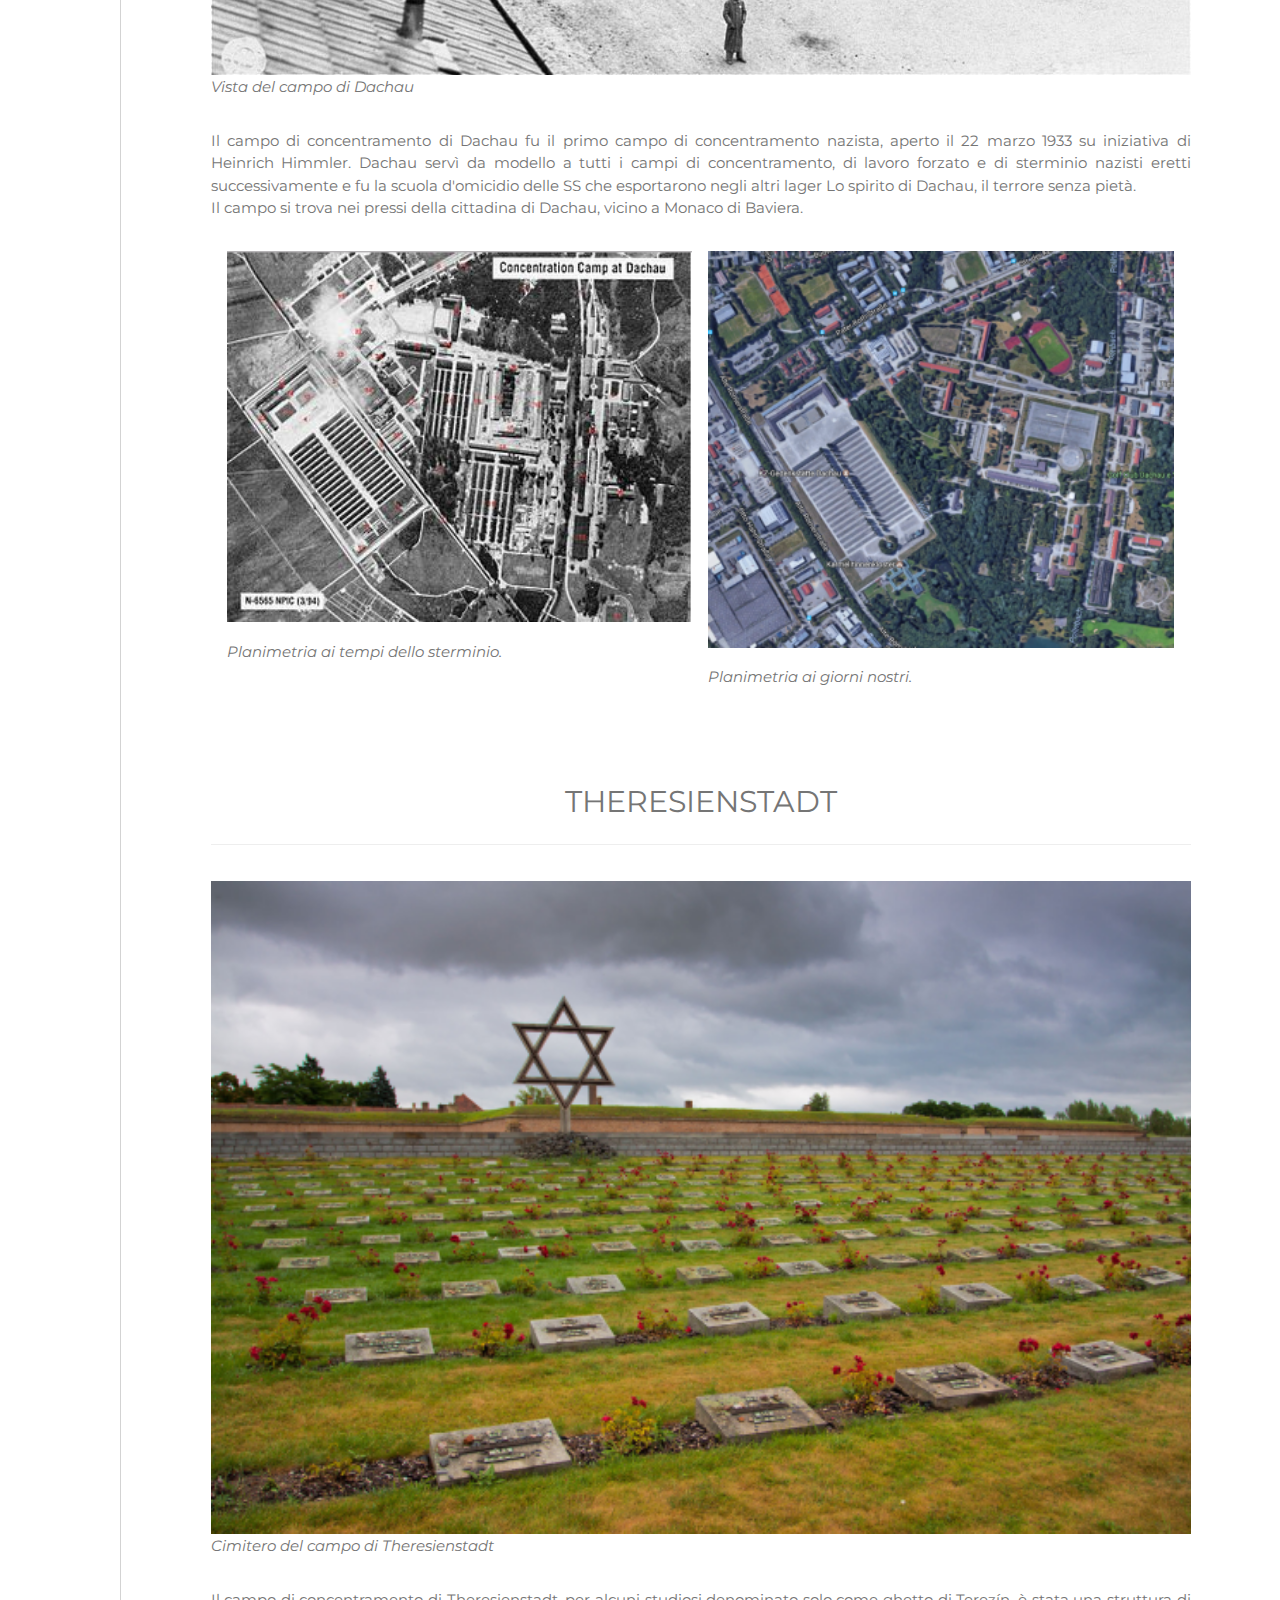
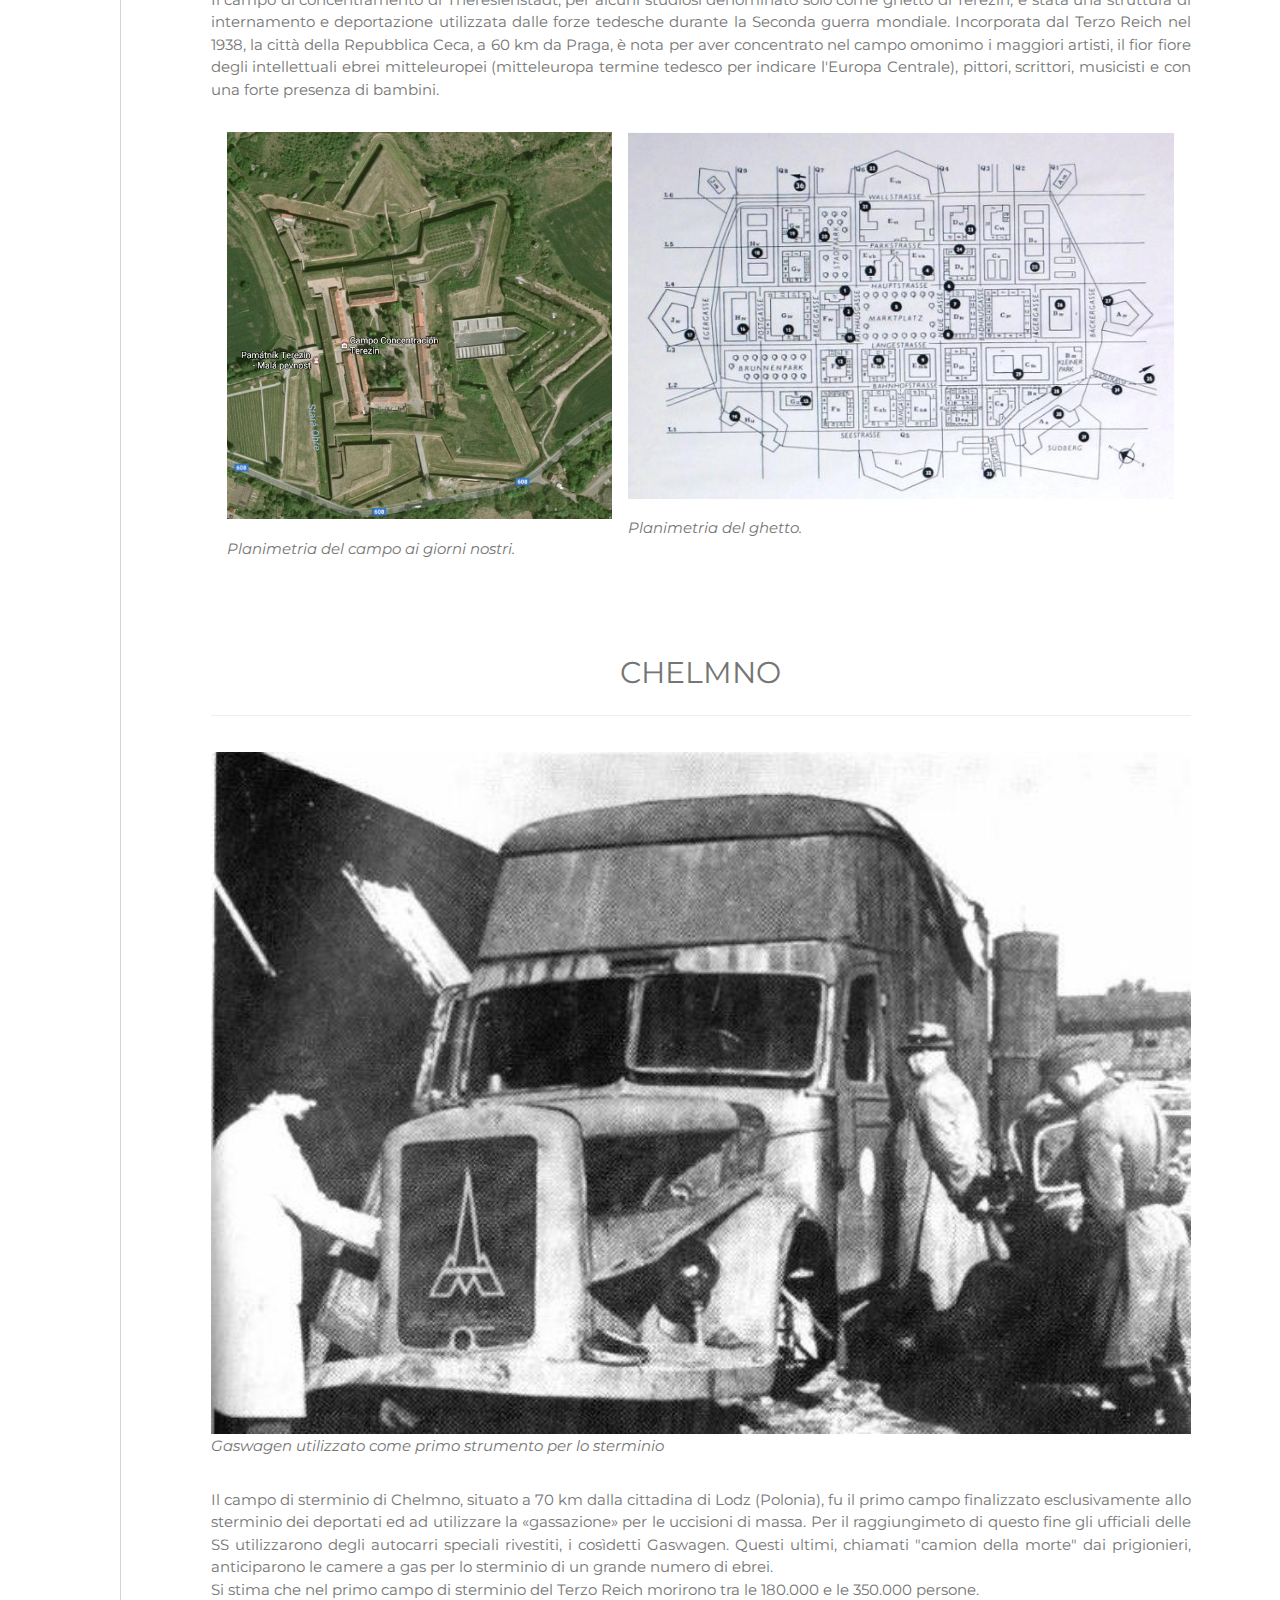
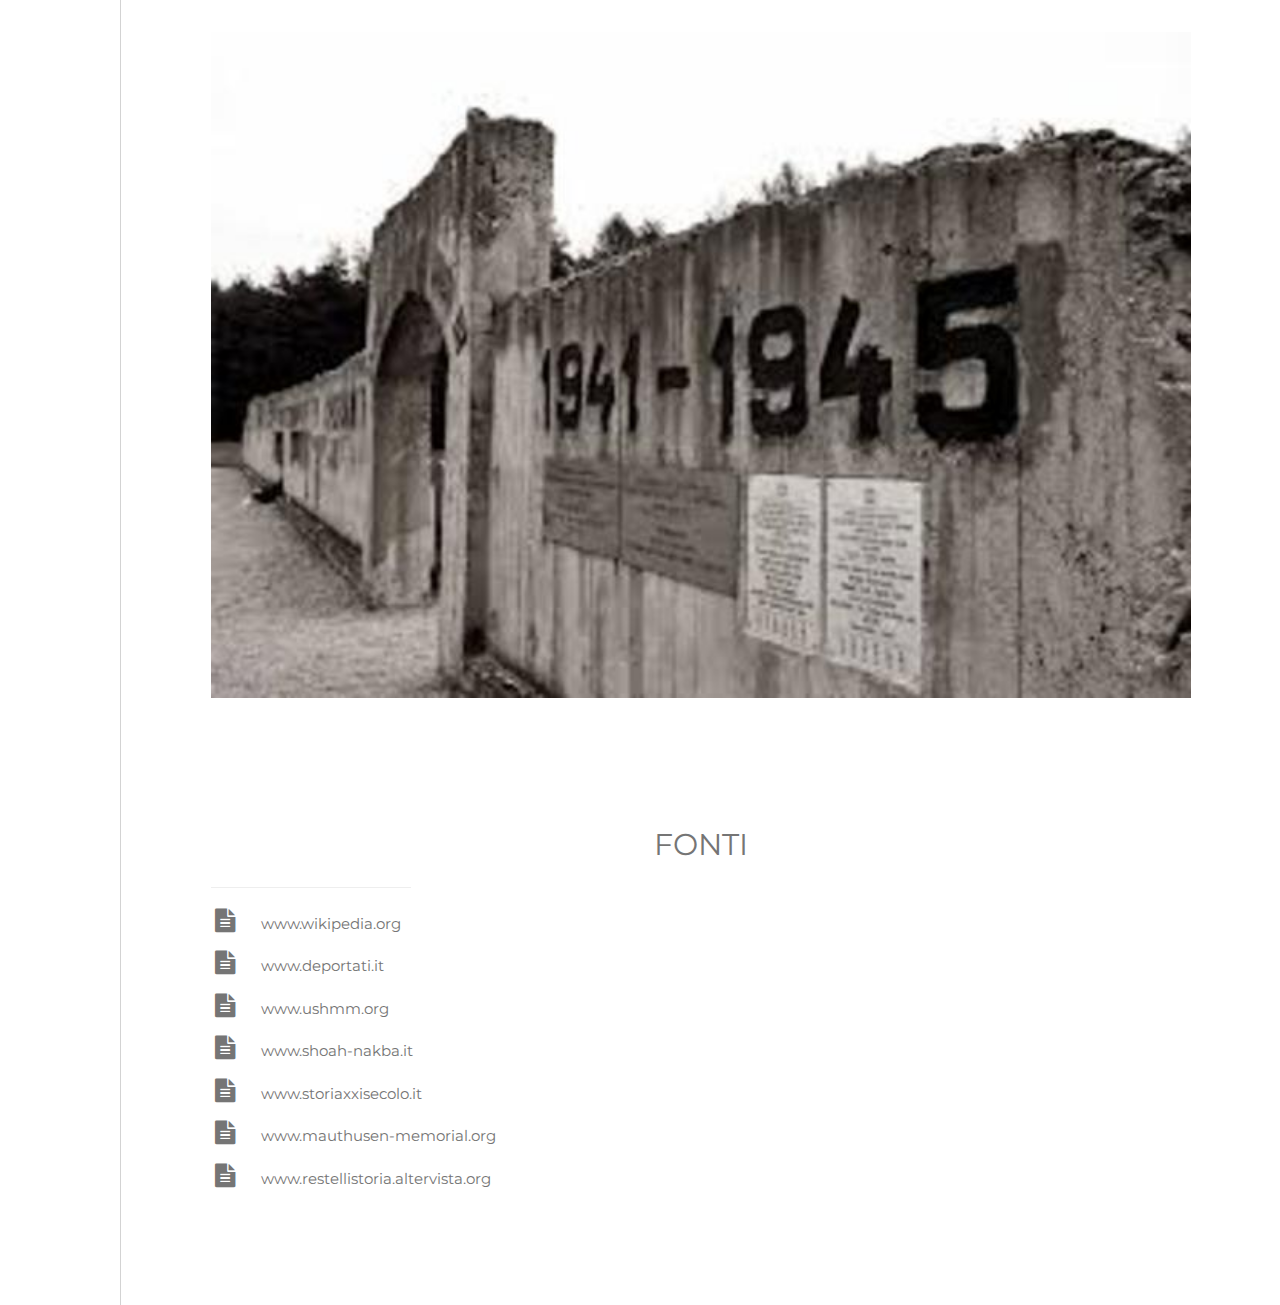
<file: geografia_dello_sterminio/index.html>
<!DOCTYPE html>
<html>
    <head>
        <title>Campi di Concentramento in Italia e Germania - Geografia dello Sterminio</title>
        <meta name="description"content="I campi di concentramento in Italia e in Germania, mappa campi di concentramento come Mathausen... Visita il nostro sito per scoprire di più.">
        <meta charset="UTF-8">
        <meta name="viewport" content="width=device-width, initial-scale=1">
        <link rel="stylesheet" href="../css/w3.css">
        <link rel="stylesheet" href="https://fonts.googleapis.com/css?family=Montserrat">
        <link rel="stylesheet" href="https://cdnjs.cloudflare.com/ajax/libs/font-awesome/4.7.0/css/font-awesome.min.css">
        <style>
            body, h1,h2,h3,h4,h5,h6 {
                font-family: "Montserrat", sans-serif;
            }
            .w3-row-padding img {
                margin-bottom: 12px;
            }
            /* Set the width of the sidenav to 120px */
            .w3-sidenav {
                width: 120px;background: #f1f1f1;
            }
            /* Add a left margin to the "page content" that matches the width of the sidenav (120px) */
            #main {
                margin-left: 120px;
            }
            /* Remove margins from "page content" on small screens */
            @media only screen and (max-width: 600px) {
                #main {
                    margin-left: 0;
                }
            }
        </style>

        <script>
            (function (i, s, o, g, r, a, m) {
                i['GoogleAnalyticsObject'] = r;
                i[r] = i[r] || function () {
                    (i[r].q = i[r].q || []).push(arguments)
                }, i[r].l = 1 * new Date();
                a = s.createElement(o),
                        m = s.getElementsByTagName(o)[0];
                a.async = 1;
                a.src = g;
                m.parentNode.insertBefore(a, m)
            })(window, document, 'script', 'https://www.google-analytics.com/analytics.js', 'ga');

            ga('create', 'UA-92290876-1', 'auto');
            ga('send', 'pageview');

        </script>
        <script async src="//pagead2.googlesyndication.com/pagead/js/adsbygoogle.js"></script>
        <script>
          (adsbygoogle = window.adsbygoogle || []).push({
            google_ad_client: "ca-pub-2373015770790498",
            enable_page_level_ads: true
          });
        </script>

    </head>
    <body>

        <nav class="w3-sidenav w3-center w3-small w3-hide-small">

            <a class="w3-padding-small w3-black w3-invert" href="/#argomenti">
                <i class="fa fa-arrow-left w3-xxlarge"></i>
                <p>ARGOMENTI</p>
            </a>
            <!--a class="w3-padding-small w3-hover-black" href="#rieducazione">
                <p>VERSO LA SOLUZIONE FINALE</p>
            </a-->
            <a class="w3-padding-small w3-hover-black" href="#geografia">
                <p>GEOGRAFIA DEI LAGER</p>
            </a>
            <a class="w3-padding-small w3-hover-black" href="#italia">
                <p>I CAMPI DI RACCOLTA IN ITALIA</p>
            </a>
            <a class="w3-padding-small w3-hover-black" href="#mauthausen">
                <p>MAUTHAUSEN</p>
            </a>
            <a class="w3-padding-small w3-hover-black" href="#aushwitz">
                <p>AUSCHWITZ BIRKENAU</p>
            </a>
            <a class="w3-padding-small w3-hover-black" href="#dachau">
                <p>DACHAU</p>
            </a>
            <a class="w3-padding-small w3-hover-black" href="#theresienstadt">
                <p>TEREZINSTADT</p>
            </a>
            <a class="w3-padding-small w3-hover-black" href="#chelmno">
                <p>CHELMNO</p>
            </a>
            <a class="w3-padding-small w3-hover-black" href="#fonti">
                <p>FONTI</p>
            </a>
        </nav>

        <!-- Navbar on small screens (Hidden on medium and large screens) -->
        <div class="w3-top w3-hide-large w3-hide-medium" id="myNavbar">
            <ul class="w3-navbar w3-black w3-opacity w3-hover-opacity-off w3-center w3-small">
                <li class="w3-left" style="width:25% !important"><a href="/#argomenti">ARGOMENTI</a></li>
                <!--li class="w3-left" style="width:25% !important"><a href="#rieducazione">SOLUZIONE</a></li-->
                <li class="w3-left" style="width:25% !important"><a href="#geografia">GEOGRAFIA</a></li>
                <li class="w3-left" style="width:25% !important"><a href="#italia">ITALIA</a></li>
                <li class="w3-left" style="width:25% !important"><a href="#mauthausen">MAUTHAUSEN</a></li>
                <li class="w3-left" style="width:25% !important"><a href="#aushwitz">AUSCHWITZ</a></li>
                <li class="w3-left" style="width:25% !important"><a href="#dachau">DACHAU</a></li>
                <li class="w3-left" style="width:25% !important"><a href="#theresienstadt">TEREZIN</a></li>
                <li class="w3-left" style="width:25% !important"><a href="#chelmno">CHELMNO</a></li>
                <li class="w3-left" style="width:25% !important"><a href="#fonti">FONTI</a></li>
            </ul>
        </div>


        <div class="w3-padding-large" id="main" style="border-left: 1px solid lightgrey;">
            <!-- Header/Home -->
            <header class="w3-container w3-padding-32 w3-center" id="home">
                <h1 class="w3-jumbo">I campi di concentramento in Italia - Geografia dello Sterminio</h1>
                <div class="w3-content w3-justify w3-text-grey">

                    <p class="w3-justify" >
                        Vi &egrave; una differenza, spesso trascurata, tra campi di concentramento e campi di sterminio, una differenza
                        che non &egrave; di grado, ma qualitativa. La morte avena infatti un ruolo ben diverso. Nel sistema dei campi di
                        concentramento la morte era un accidente previsto e, tuttavia, non programmato. Questo spiega perch&eacute; il
                        tasso di mortalit&agrave; non super&ograve; mai il 20%. Nei campi di sterminio, progettati per la gassazione degli ebrei (
                        Chelmno, Belzec, Sobibor, Majdanek e Treblinka, oltre ad Auschwitz che era ambedue le cose) il tasso di
                        mortalit&agrave; super&ograve; il 99%. Una volta scesi dalle rampe gli ebrei venivano indirizzati nelle camere a gas. Quanti
                        pi&ugrave; cadaveri producevano le officine hitleriane, tanto pi&ugrave; ne era elogiata la resa.
                    </p>
                    <p class="w3-center" style='font-size: 12px; font-style: italic'>D. Di Cesare, Prefazione ad Modernit&agrave; ed Olocausto, Corriere della Sera, 27 gennaio 2017.</p>

                </div>
            </header>

            <!-- DALLA RIEDUCAZIONE ALLA SOLUZIONE FINALE-->
            <!--div class="w3-content w3-justify w3-text-grey w3-padding-16" id="rieducazione">
                <h2 class="w3-center">DALLA RIEDUCAZIONE ALLA SOLUZIONE FINALE</h2>
                <hr style="width:100%">
                <div class="w3-row-padding">
                    <div class="w3-col s12 m5 l5">
                        <h4>Non solo Ebrei</h4>
                        <p>Con la presa del potere da parte del partito nazional-socialista nel 1933, 
                            in Germania si diede inizio ad una grande opera di costruzione di numerose strutture carcerarie, o meglio, per allontanare dalla societ&agrave; nemici dello stato 
                            (principalmente oppositori politici quali socialisti e comunisti), zingari, omosessuali e diversi altri individui accusati di comportamenti devianti, 
                            che venivano poi costretti a lavori forzati sotto lo stretto controllo degli agenti delle SS. 
                            Le suddette, avevano perci&ograve; come finalit&agrave; la "rieducazione" dei detenuti. Ogni gruppo di prigionieri era riconoscibile da un logo cucito sulla camicia.
                        </p>
                    </div>
                    <div class="w3-col s12 m7 l7">
                        <div class="w3-padding-16 w3-content">
                            <img src="img/camicie.jpg" style="width:100%">
                            <i>Simboli utilizzati per identificare i prigionieri nei campi.</i>
                        </div>
                    </div>
                </div>
                <h4>L'evoluzione dei Lager</h4>
                <p>Il termine lager non va confuso con campo di sterminio, infatti, a partire dal 1938, 
                    precisamente dal novembre con i fatti della Kristallnacht (notte dei cristalli), 
                    cominci&ograve; la deportazione di massa degli ebrei verso queste strutture, le quali persero per&ograve; il loro originale scopo di "rieducazione" dei detenuti: 
                    ne furono create di nuove e quelle gi&agrave; esistenti vennero convertite in modo tale che potessero essere utilizzate come un'efficiente macchina per l'eliminazione di massa dei prigionieri. 
                </p>
            </div-->

            <!-- GEOGRAFIA DEI LAGER -->
            <div class="w3-content w3-justify w3-text-grey w3-padding-32" id="geografia">
                <h2 class="w3-center">GEOGRAFIA DEI LAGER</h2>
                <hr style="width:100%">
                <p>Dove erano situati i principali campi di concentramento e di sterminio? Prima dello scoppio della seconda guerra mondiale una buona percentuale della popolazione ebraica viveva in aree 
                    dell’Europa del Nord e dell’Est con massima concentrazione in Polonia, dove sarebbero stati allestiti i lager più noti ed estesi tra cui Auschwitz che divenne il riferimento principale delle rotte di 
                    deportazione e di internamento. Qui, infatti, convogliavano le maggiori rotte di deportazione che partivano dai centri di raccolta di Parigi, Berlino, Vienna, Roma e non solo. Questo era dovuto alla 
                    strategica posizione del campo, il quale era situato al centro del territorio, del terzo Reich. 
                    I campi di concentramento invece, erano presenti in tutta Europa, dalla Francia, alla Grecia.
                </p>
                <div class="w3-padding-16 w3-content">
                    <img src="img/MappaGeografica.png" style="width:100%">
                    <i>Disposizione dei lager in Europa.</i>
                </div>
            </div>

            <!-- SITUAZIONE ITALIANA -->
            <div class="w3-content w3-justify w3-text-grey w3-padding-32" id="italia">
                <h2 class="w3-center">LA CONCENTRAZIONE IN ITALIA</h2>
                <hr style="width:100%">
                <div class="w3-row-padding">
                    <div class="w3-col s12 m4 l4">
                        <div class="w3-padding-16 w3-content">
                            <img src="img/italia-sterminio.jpg" style="width:100%">
                            <i>Dislocazione dei principali campi di concentramento in Italia.</i>
                        </div>
                    </div>
                    <div class="w3-col s12 m8 l8">
                        <p>L'Italia, sotto la guida del partito fascista, contribu&igrave; al progetto di internamento, tramite la costruzione di apposite strutture (soprattutto a Bolzano), 
                            le quali per&ograve; sarebbero da considerarsi soprattutto come strutture di transito, ossia punti di raccolta dai quali partivano i treni destinati ai lager tedeschi. 
                            Si stima che gli ebrei italiani inviati in Germania siano stati circa 14000, de quali il 73% dalle regioni del nord Italia. 
                            I principali punti di raccolta furono Bolzano, Trieste, Fossoli, Risiera San Sabba, mentre le principali destinazioni, Auschwitz, Dachau, e Mauthausen. 
                            Drammatiche le stime sui superstiti: per esempio solo il 3,40% dei 8500 ebrei italiani deportati ad Auschwitz fece ritorno.
                        </p>
                    </div>
                </div>
            </div>

            <!-- MAUTHAUSEN -->
            <div class="w3-content w3-justify w3-text-grey w3-padding-32" id="mauthausen">
                <h2 class="w3-center">MAUTHAUSEN</h2>
                <hr style="width:100%">
                <div class="w3-padding-16 w3-content">
                    <img src="img/MauthausenInterno.JPG" style="width:100%">
                    <i>Il campo visto dall'interno</i>
                </div>
                <p>Il campo di concentramento di Mauthausen, denominato poi campo di concentramento di Mauthausen-Gusen dal 1940, venne costruito nell'agosto del 1938, 
                    appena cinque mesi dopo l'annessione austriaca al Reich tedesco. Era un lager nazista, una fortezza in pietra costruita in cima ad una collina 
                    situata a circa venticinque chilometri ad est di Linz. La scelta di quella zona era dovuta alla vicinanza con una cava di granito, materiale usato per 
                    la costruzione di monumenti, accessibile mediante 186 gradini, definiti dai deportati "la scala della morte". 
                    In questo campo si verific&ograve; lo sterminio mediante il lavoro forzato, violenze e la consunzione per denutrizione e stenti; quindi il maggior 
                    numero di decessi avvenne per causa del rigore disciplinare e lavorativo a cui erano sottoposti gli internati e, in numero minore, a causa della 
                    gassazione che comunque venne effettuata per mezzo di una piccola camera a gas presente nel campo.
                    Quindi il campo svolgeva due funzioni: eliminare i nemici politici attraverso la detenzione e le uccisioni arbitrarie, e una fonte di guadagno mediante lo 
                    sfruttamento dei detenuti nelle cave. Nel 1938 la guarnigione SS di Mauthausen contava solo poche centinaia di elementi, e le guardie furono addestrate fin 
                    dall'inizio a mantenere un comportamento disumano ed incitate a torturare i detenuti. Molte testimonianze affermano che il comandante Ziereis amava infliggere 
                    personalmente torture e morte, inoltre aveva addestrato i suoi cani a sbranare i prigionieri a comando. 
                    La guarnigione negli anni divenne sempre pi&ugrave; violenta e numerosa contando circa 1000 guardie nel 1940 e 5900 nel 1945, quando venne chiuso il campo. 
                    Per molto tempo Mauthausen e Gusen furono gli unici campi di classe 3, previsti "per detenuti difficili da recuperare": questo significava condizioni di vita durissime. 
                    In questo lager il livello di mortalit&agrave; era elevatissimo: questo era dovuto alle violenze delle SS, le impiccagioni, le fucilazioni, le iniezioni al cuore di fenolo o benzina, 
                    gli avvelenamenti, con il gas, oppure bagnati con acqua fredda e lasciati gelare fino alla morte nel rigido inverno austriaco.
                </p>
                <div class="w3-row-padding">
                    <div class="w3-col s12 m6 l6">
                        <div class="w3-padding-16 w3-content">
                            <img src="img/mauthausen-prima.png" style="width:100%">
                            <i>Planimetria del campo
                                <br>(in rosso le strutture ancora presenti).</i>
                        </div>
                    </div>
                    <div class="w3-col s12 m6 l6">
                        <div class="w3-padding-16 w3-content">
                            <img src="img/mauthausen-dopo.PNG" style="width:100%">
                            <i>Vista aerea ai giorni nostri.</i>
                        </div>
                    </div>
                </div>
                <div class="w3-row-padding">
                    <div class="w3-col s12 m4 l4">
                        <div class="w3-padding-16 w3-content">
                            <img src="img/MauthausenTorretta.JPG" style="width:100%">
                            <i>Una torretta di sorveglianza.</i>
                        </div>
                    </div>
                    <div class="w3-col s12 m8 l8">
                        <p><i>"Si deve parlare degli esseri umani cos&igrave; come si parla degli animali. Gli animali che nascono con deformazioni oppure sono inetti alla vita vengono uccisi subito dopo la nascita. 
                                Ci&ograve; dovrebbe essere fatto anche con gli esseri umani" </i>(Dachau – Corte Militare degli Stati Uniti. 29/03/1946 – 19/05/1946, Processo alle SS del KL Mauthausen). 
                            Tra il 1942 e il 1943 i prigionieri vennero in numero sempre maggiore utilizzati nell'industria bellica, cos&igrave; nacque la necessit&agrave; di creare nuovi campi-satellite. 
                            Il lager di Mauthausen era formato sa sette sottocampi: tre lager dedicati alle baracche destinate ai detenuti; il Krankenlager: dove era presente un lavatoio che fungeva 
                            anche da cucina e da obitorio, il Zeltlager, dove erano presenti le tende delle SS, l'Arrest, la prigione con trentatre celle e il Revier, il reparto ospedaliero. 
                            Circa 200000 persone di differenti nazionalit&agrave; furono deportate a Mauthausen: persone perseguitate per motivi religiosi, omosessuali, ebrei, zingari, prigionieri di guerra 
                            e anche criminali comuni. "C'era un gruppo perseguitato esclusivamente per motivi religiosi: i testimoni di Geova. Erano perseguitati perch&eacute; si rifiutavano di giurare 
                            lealt&agrave; a Hitler e di restare qualsiasi forma di servizio militare; una conseguenza politica del loro credo" (Die Geschichte des Konzentrationslagers Mauthausen, 
                            Hans Marsalek, Vienna, 1974). Il lager di Mauthausen, il sabato del 5 maggio 1945, fu raggiunto dalle avanguardie della terza Armata Americana, che entrarono dalla 
                            Porta Mongola (il nome era dovuto allo stile vagamente orientale). Fu l'ultimo dei campi nazisti ad essere liberato.
                        </p>
                    </div>
                </div>
                <!--div class="w3-container" id="video_container">
                    <video preload="auto" muted style="width: 100%; cursor: pointer;" id="video_mauthausen">
                        <source src="img/video_mauthausen.mp4" type="video/mp4">
                        Video non supportato.
                    </video>
                </div -->
            </div>

            <!-- AUSCHWITZ-BIRKENAU -->
            <div class="w3-content w3-justify w3-text-grey w3-padding-32" id="aushwitz">
                <h2 class="w3-center">AUSCHWITZ-BIRKENAU</h2>
                <hr style="width:100%">
                <div class="w3-padding-16 w3-content">
                    <img src="img/AuschwitzBirkenauFerrovia.png" style="width:100%">
                    <i>Ingresso del campo di Auschwitz</i>
                </div>
                <p>Simbolo dell'Olocausto, nonch&eacute; maggior campo di sterminio nazista, quello di Auschwitz, fu uno dei primi ad essere operativi: 
                    esso, fu allestito nel 1940 ed entr&ograve; nel pieno del suo esercizio nel 1942, diventando il pi&ugrave; grande centro di sterminio dell'epoca nazista.
                    Comprendeva numerose camere a gas dotate di forno crematorio, il che permetteva l'eliminazione dei detenuti nella pi&ugrave; completa impersonalit&agrave;. 
                    Nel picco delle attivit&agrave;, Auschwitz permise l'uccisione 20'000 ebrei al giorno, per un totale di un milione e mezzo durante l'arco di vita del campo.
                    <br>Il campo &egrave; situato in Polonia, a poche decine di chilometri di distanza  dal confine con la Repubblica Ceca e la Slovacchia.
                </p>
                <div class="w3-row-padding">
                    <div class="w3-col s12 m7 l7">
                        <div class="w3-padding-16 w3-content">
                            <img src="img/AuschwitzBirkenauPlanimetriaPrima.png" style="width:100%">
                            <i>Planimetria ai tempi dello sterminio.</i>
                        </div>
                    </div>
                    <div class="w3-col s12 m5 l5">
                        <div class="w3-padding-16 w3-content">
                            <img src="img/AuschwitzBirkenauPlanimetriaDopo.png" style="width:100%">
                            <i>Planimetria ai giorni nostri.</i>
                        </div>
                    </div>
                </div>
            </div>

            <!-- DACHAU -->
            <div class="w3-content w3-justify w3-text-grey w3-padding-32" id="dachau">
                <h2 class="w3-center">DACHAU</h2>
                <hr style="width:100%">
                <div class="w3-padding-16 w3-content">
                    <img src="img/DachauCampo.png" style="width:100%">
                    <i>Vista del campo di Dachau</i>
                </div>
                <p>Il campo di concentramento di Dachau fu il primo campo di concentramento nazista, aperto il 22 marzo 1933 su iniziativa di Heinrich 	Himmler. 
                    Dachau serv&igrave; da modello a tutti i campi di concentramento, di lavoro forzato e di sterminio nazisti eretti successivamente e fu la scuola d'omicidio delle SS 
                    che esportarono negli altri lager Lo spirito di Dachau, il terrore senza piet&agrave;. 
                    <br>Il campo si trova nei pressi della cittadina di Dachau, vicino a Monaco di Baviera.
                </p>
                <div class="w3-row-padding">
                    <div class="w3-col s12 m6 l6">
                        <div class="w3-padding-16 w3-content">
                            <img src="img/DachauPlanimetriaPrima.png" style="width:100%">
                            <i>Planimetria ai tempi dello sterminio.</i>
                        </div>
                    </div>
                    <div class="w3-col s12 m6 l6">
                        <div class="w3-padding-16 w3-content">
                            <img src="img/DachauPlanimetriaDopo.png" style="width:100%">
                            <i>Planimetria ai giorni nostri.</i>
                        </div>
                    </div>
                </div>
            </div>

            <!-- THERESIENSTADT -->
            <div class="w3-content w3-justify w3-text-grey w3-padding-32" id="theresienstadt">
                <h2 class="w3-center">THERESIENSTADT</h2>
                <hr style="width:100%">
                <div class="w3-padding-16 w3-content">
                    <img src="img/TheresienstadtCimitero.png" style="width:100%">
                    <i>Cimitero del campo di Theresienstadt</i>
                </div>
                <p>Il campo di concentramento di Theresienstadt, per alcuni studiosi denominato solo come ghetto di Terezín, &egrave; stata una struttura di 
                    internamento e deportazione utilizzata dalle forze tedesche durante la Seconda guerra mondiale. Incorporata dal Terzo Reich nel 1938, la 
                    citt&agrave; della Repubblica Ceca, a 60 km da Praga, &egrave; nota per aver concentrato nel campo omonimo i maggiori artisti, il fior fiore degli 
                    intellettuali ebrei mitteleuropei (mitteleuropa termine tedesco per indicare l'Europa Centrale), pittori, scrittori, musicisti e con una forte presenza di bambini.
                </p>
                <div class="w3-row-padding">
                    <div class="w3-col s12 m5 l5">
                        <div class="w3-padding-16 w3-content">
                            <img src="img/TheresienstadtPlanimetriaCampo.png" style="width:100%">
                            <i>Planimetria del campo ai giorni nostri.</i>
                        </div>
                    </div>
                    <div class="w3-col s12 m7 l7">
                        <div class="w3-padding-16 w3-content">
                            <img src="img/TheresienstadtPlanimetriaGhetto.png" style="width:100%">
                            <i>Planimetria del ghetto.</i>
                        </div>
                    </div>
                </div>
            </div>

            <!-- CHELMNO -->
            <div class="w3-content w3-justify w3-text-grey w3-padding-32" id="chelmno">
                <h2 class="w3-center">CHELMNO</h2>
                <hr style="width:100%">
                <div class="w3-padding-16 w3-content">
                    <img src="img/ChelmnoGaswagen.png" style="width:100%">
                    <i>Gaswagen utilizzato come primo strumento per lo sterminio</i>
                </div>
                <p>Il campo di sterminio di Chelmno, situato a 70 km dalla cittadina di Lodz (Polonia), fu il primo campo finalizzato esclusivamente allo 
                    sterminio dei deportati ed  ad utilizzare la «gassazione» per le uccisioni di massa. Per il raggiungimeto di questo fine gli ufficiali delle SS 
                    utilizzarono degli autocarri speciali rivestiti, i cos&igrave;detti Gaswagen. Questi ultimi, chiamati "camion della morte" dai prigionieri, anticiparono 
                    le camere a gas per lo sterminio di un grande numero di ebrei.
                    <br>Si stima che nel primo campo di sterminio del Terzo Reich morirono tra le 180.000 e le 350.000 persone.
                </p>
                <div class="w3-padding-16 w3-content">
                    <img src="img/Chelmno.jpg" style="width:100%">
                </div>
                <!--div class="w3-row-padding">
                    <div class="w3-col s12 m5 l5">
                        <div class="w3-padding-16 w3-content">
                            <img src="img/ChelmnoDeportati.png" style="width:100%">
                            <i>Internati di Chelmno prima della gassazione.</i>
                        </div>
                    </div>
                    <div class="w3-col s12 m7 l7">
                        <div class="w3-padding-16 w3-content">
                            <img src="img/ChelmnoCampo.png" style="width:100%">
                            <i>Arrivo dei prigionieri al campo.</i>
                        </div>
                    </div>
                </div-->
            </div>

            <!-- FONTI -->
            <div class="w3-padding-64 w3-content w3-text-grey" id="fonti">
                <h2 class="w3-center">FONTI</h2>
                <hr style="width:200px">
                <div class="w3-section">
                    <p><i class="fa fa-file-text fa-fw  w3-xlarge w3-margin-right"></i> www.wikipedia.org</p>
                    <p><i class="fa fa-file-text fa-fw  w3-xlarge w3-margin-right"></i> www.deportati.it</p>
                    <p><i class="fa fa-file-text fa-fw  w3-xlarge w3-margin-right"></i> www.ushmm.org</p>
                    <p><i class="fa fa-file-text fa-fw  w3-xlarge w3-margin-right"></i> www.shoah-nakba.it</p>
                    <p><i class="fa fa-file-text fa-fw  w3-xlarge w3-margin-right"></i> www.storiaxxisecolo.it</p>
                    <p><i class="fa fa-file-text fa-fw  w3-xlarge w3-margin-right"></i> www.mauthusen-memorial.org</p>
                    <p><i class="fa fa-file-text fa-fw  w3-xlarge w3-margin-right"></i> www.restellistoria.altervista.org</p>
                </div><br>
            </div>

        </div>

        <script type="text/javascript" src="../js/jquery-3.1.1.min.js"></script>
        <script type="text/javascript">

            var $video = $("#video_mauthausen");

            $video.click(function () {
                if (this.paused) {
                    this.play();
                    $('#play_icon').style('display', 'none');
                    return false;
                } else {
                    this.pause();
                    $('#play_icon').style('display', 'block');
                    return true;
                }
            });


        </script>

    </body>
</html>
</file>
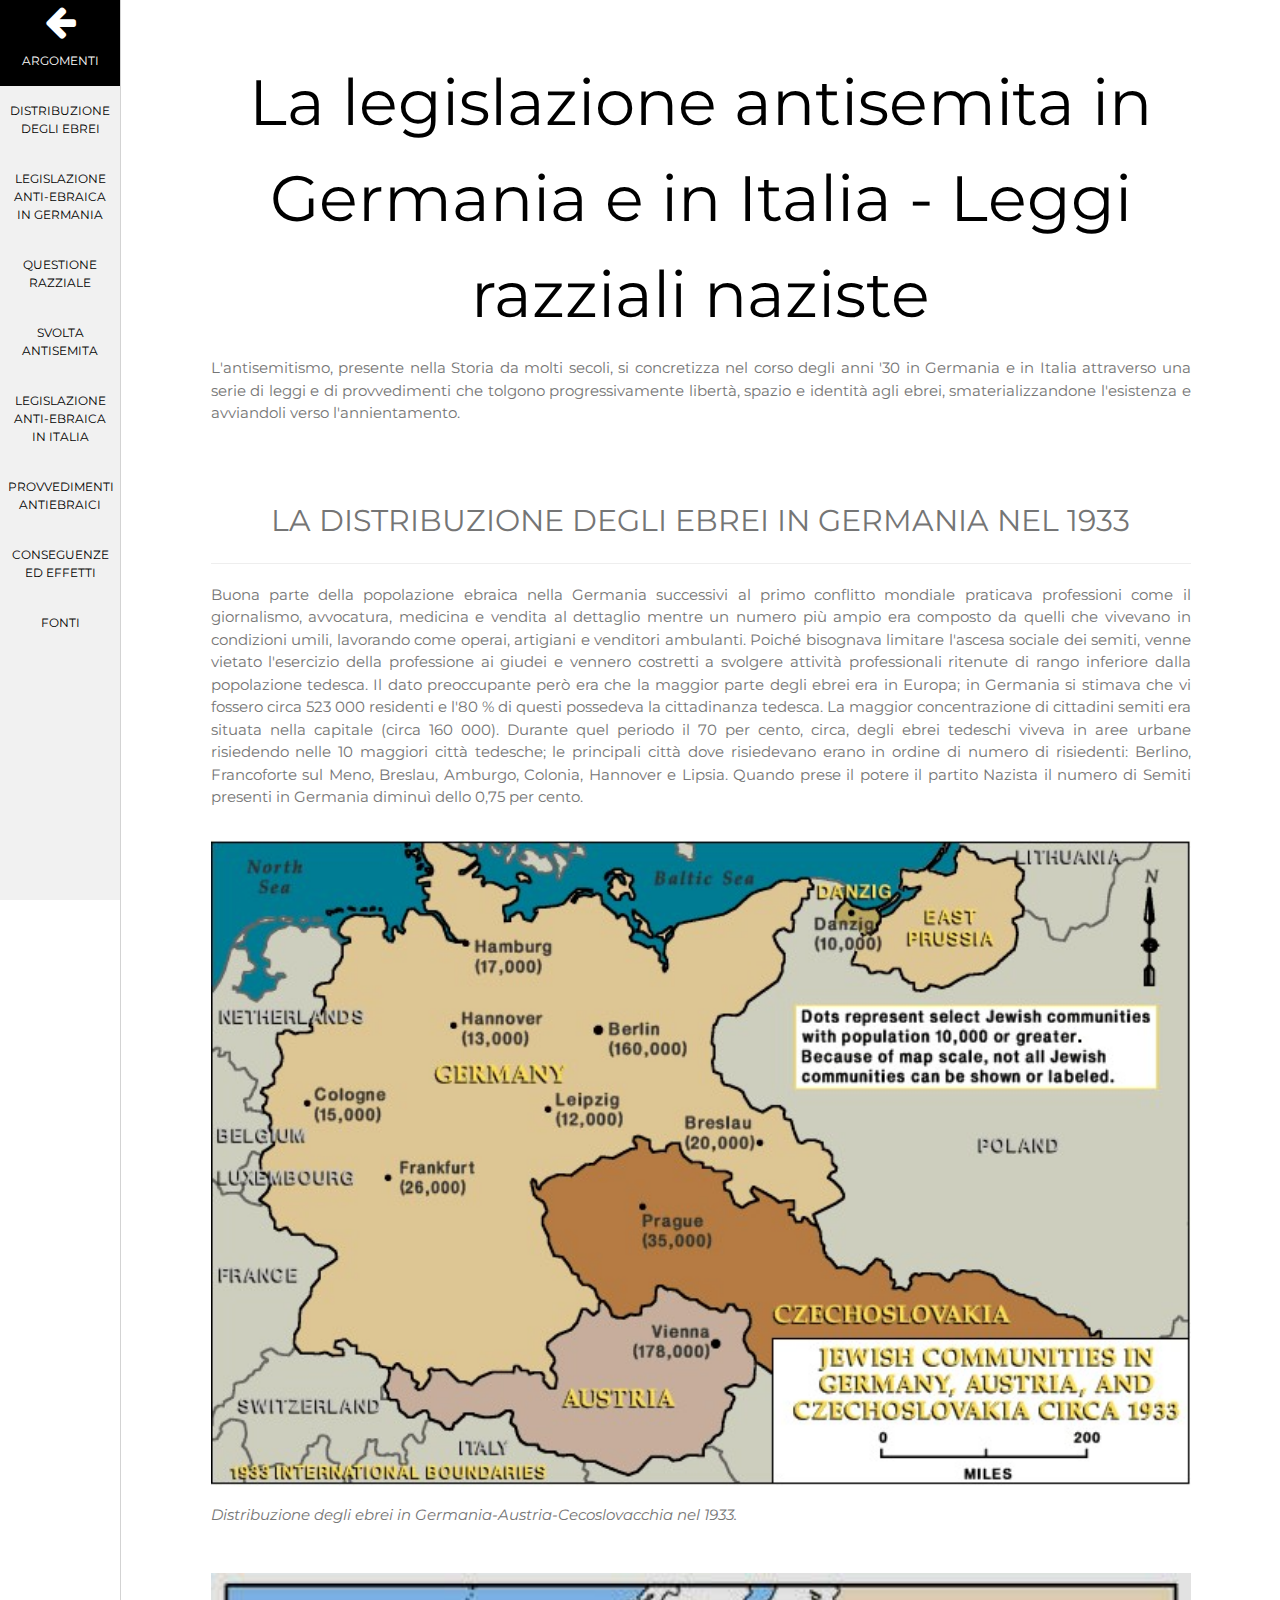
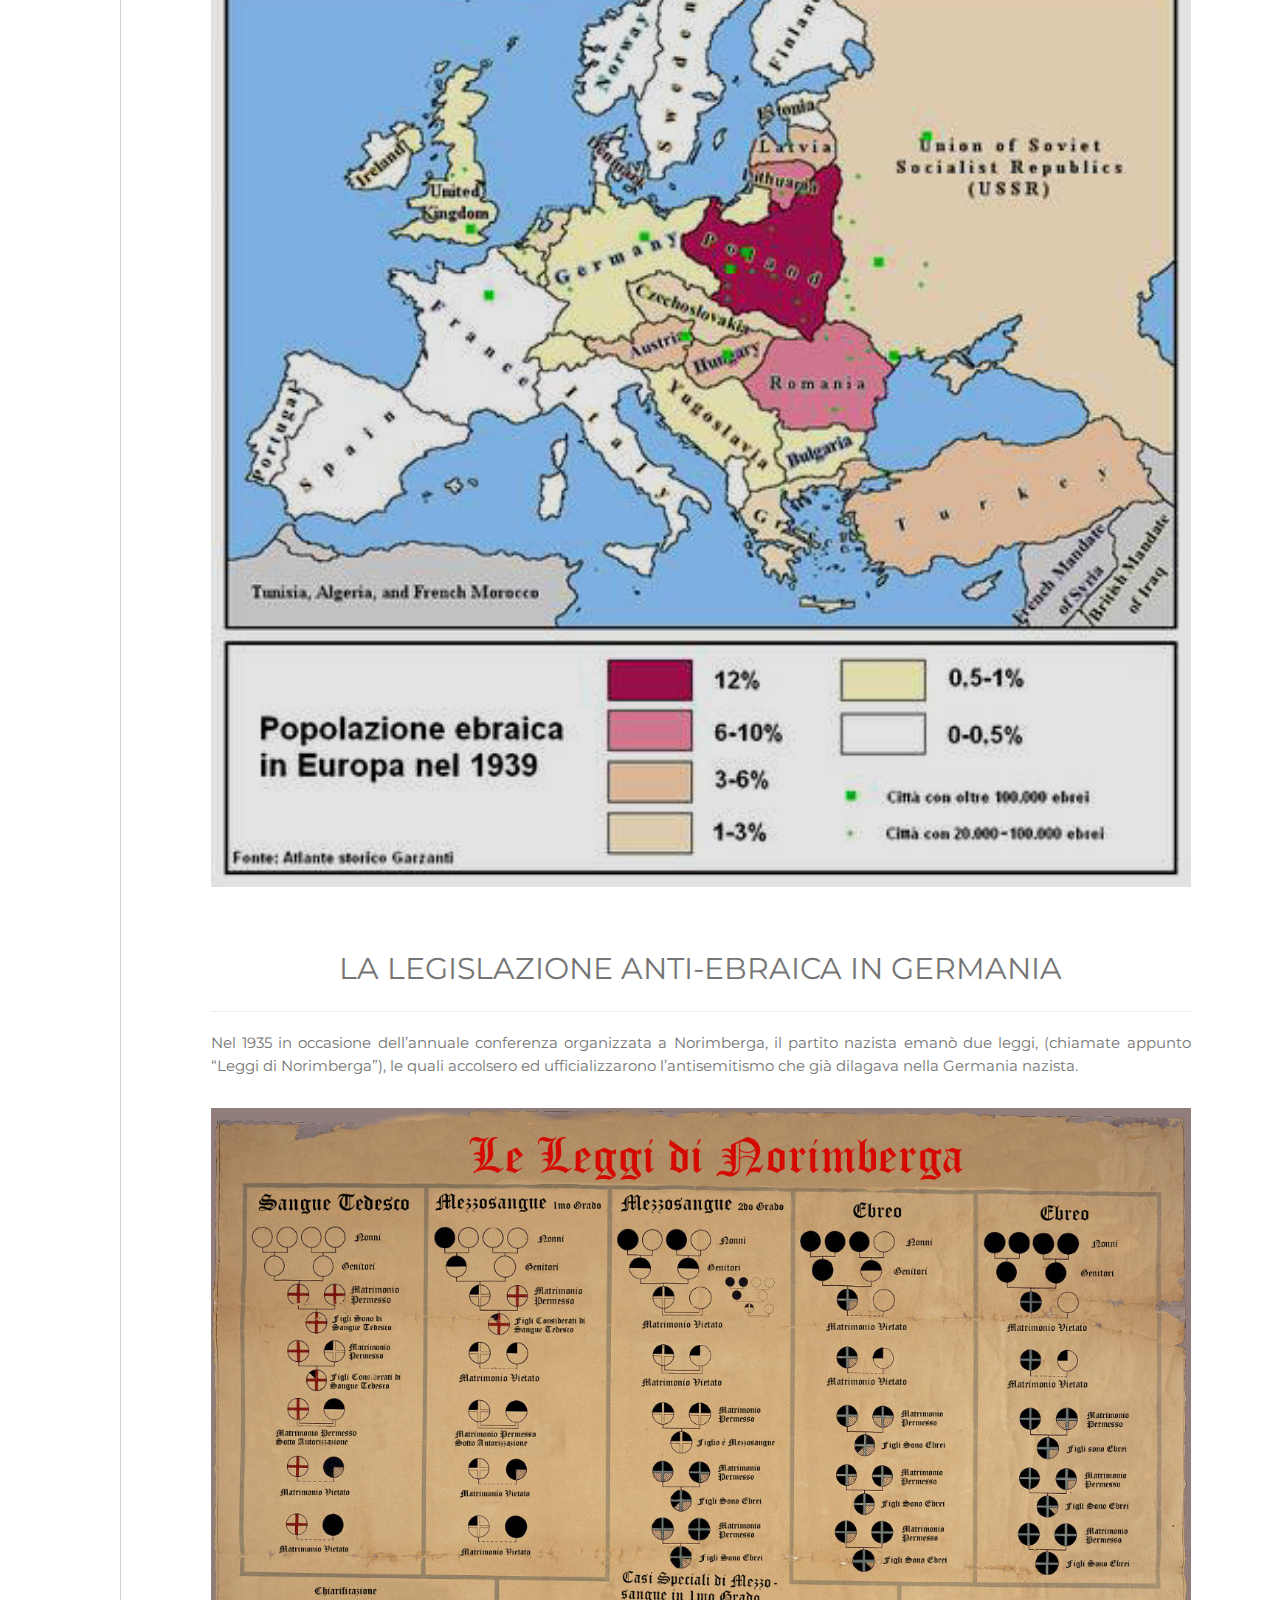
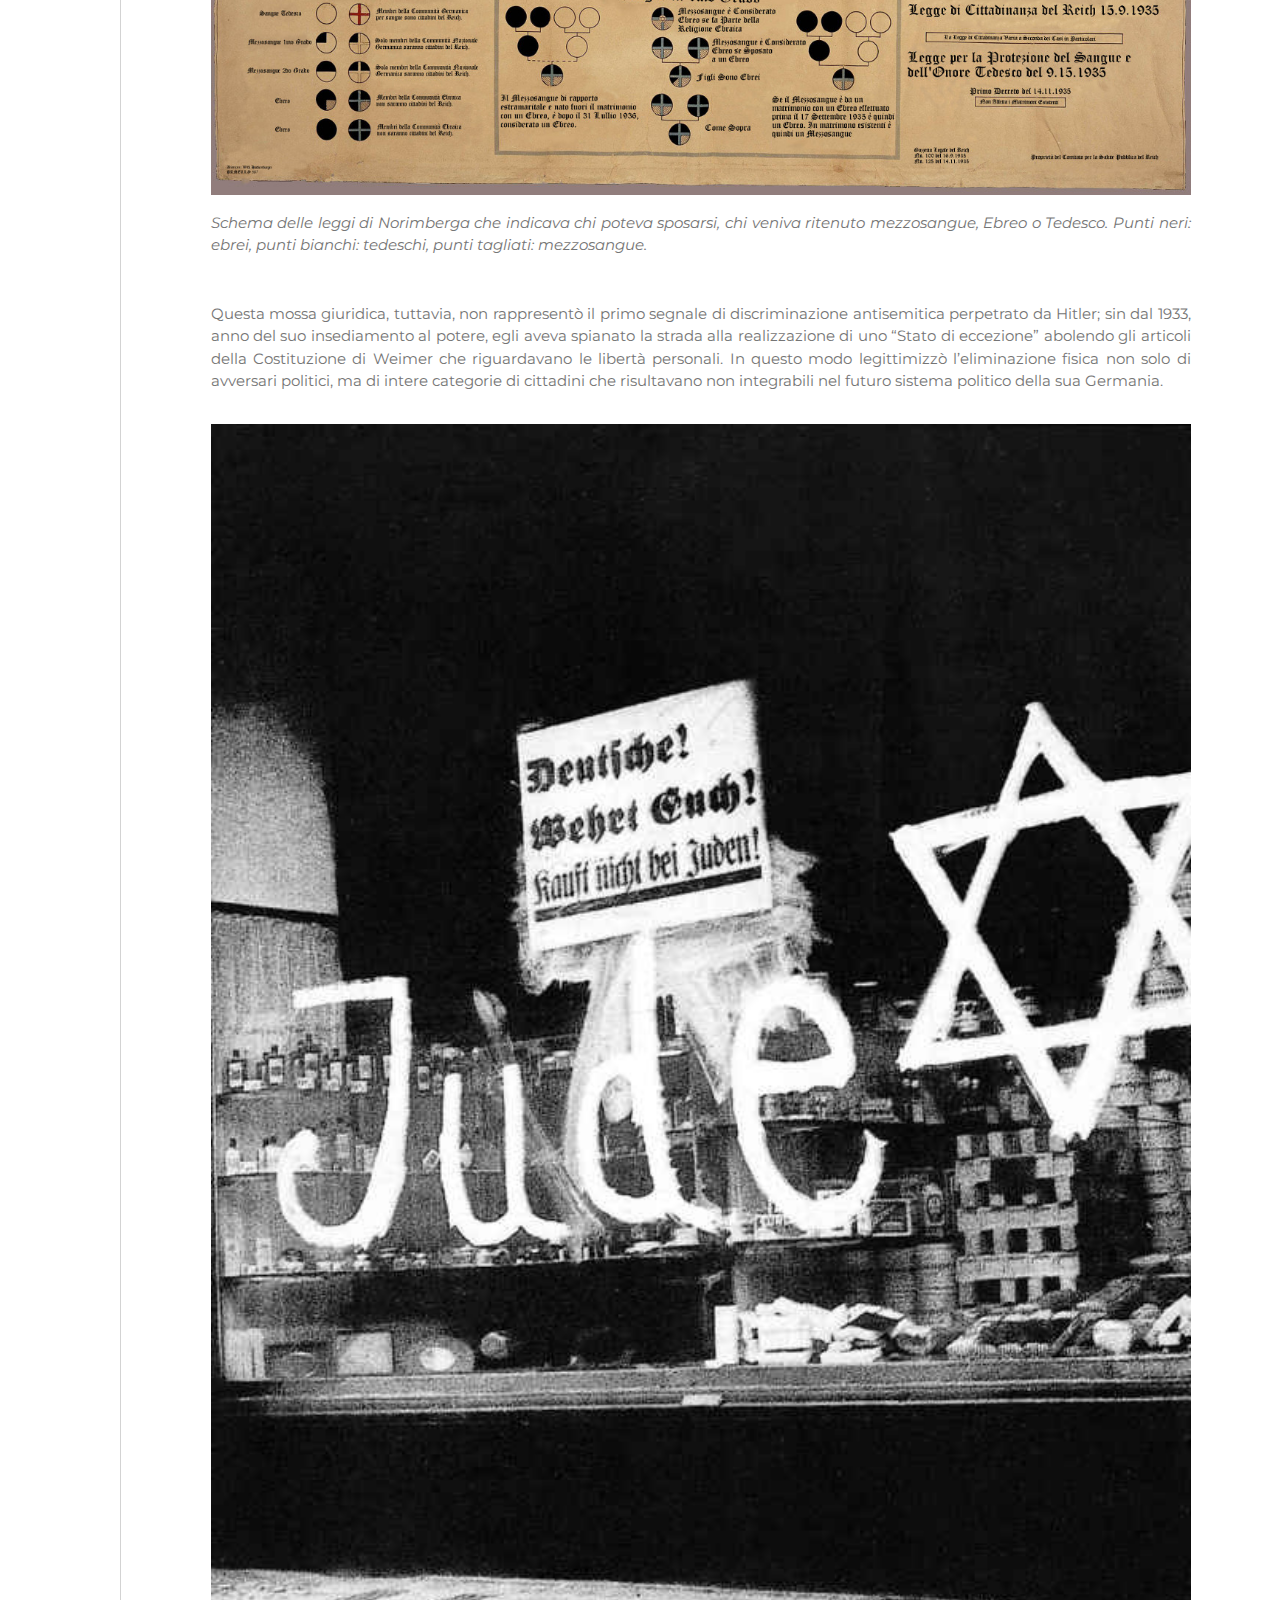
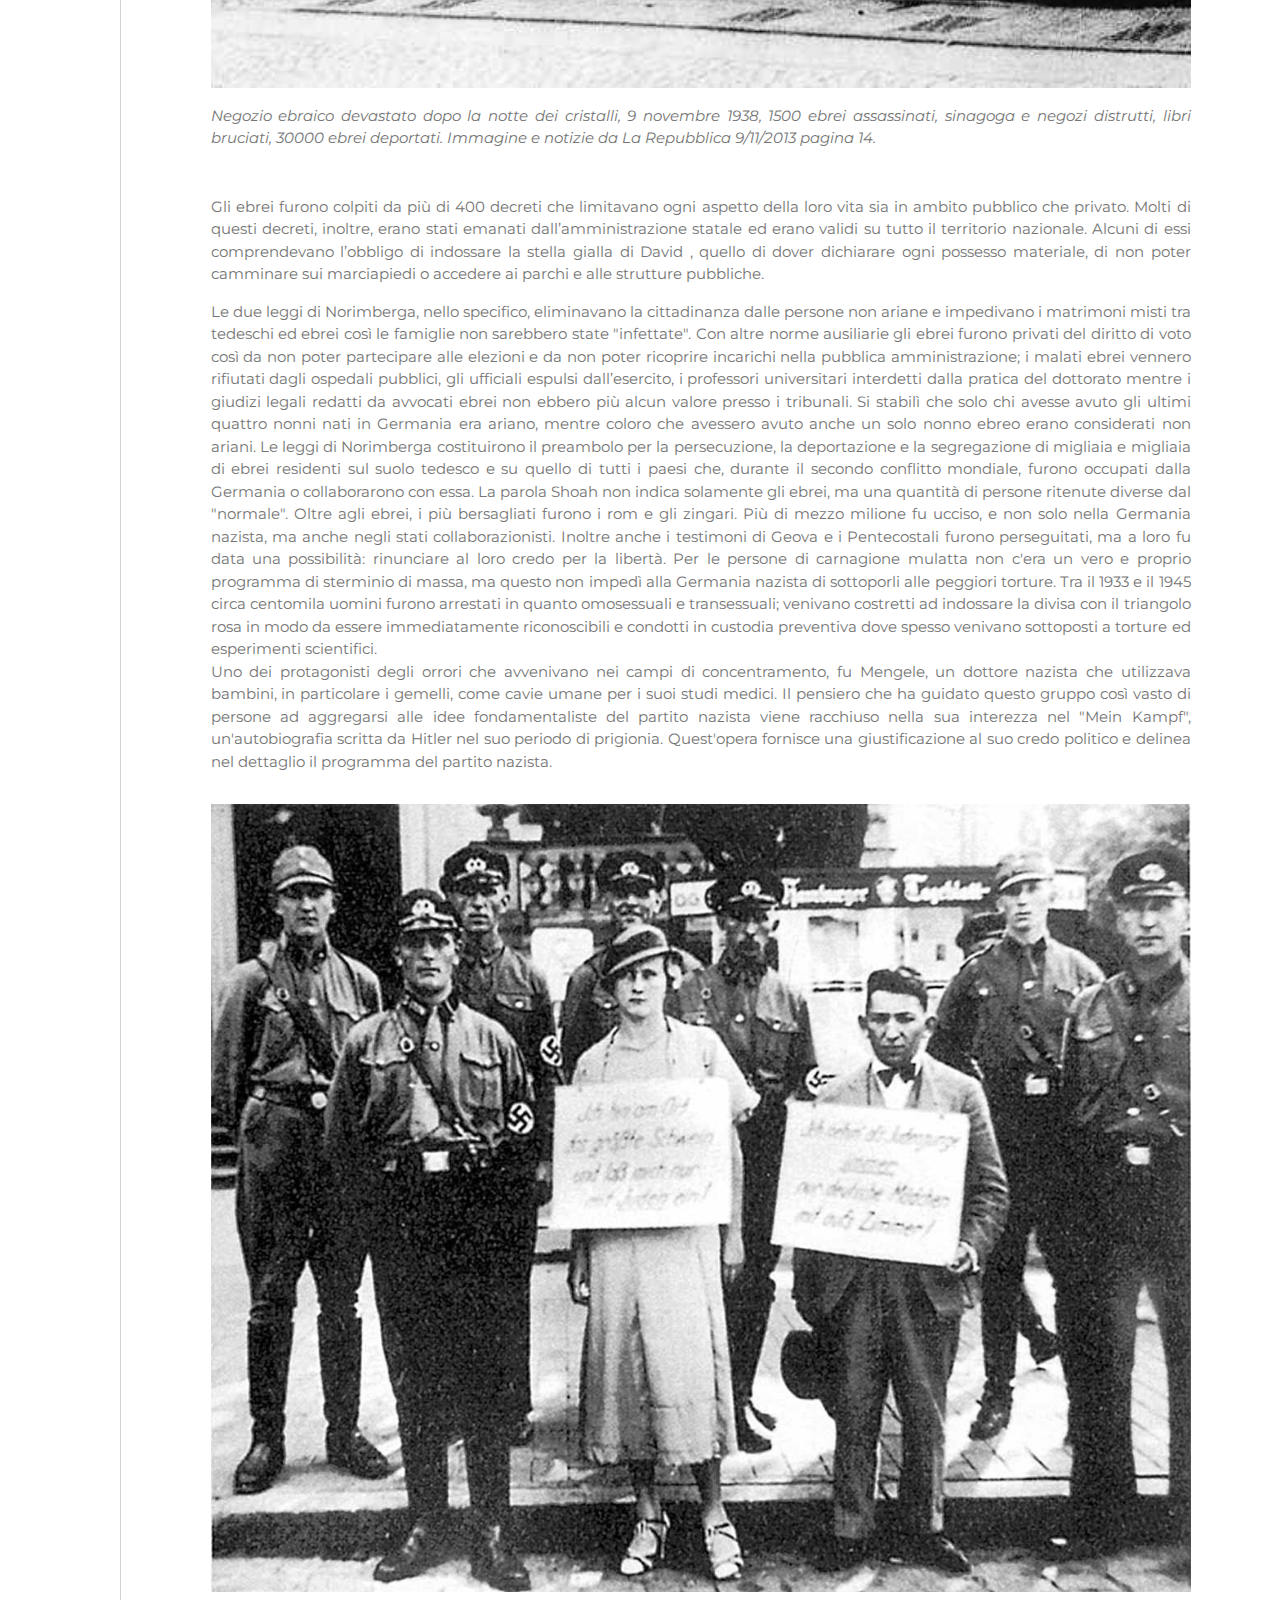
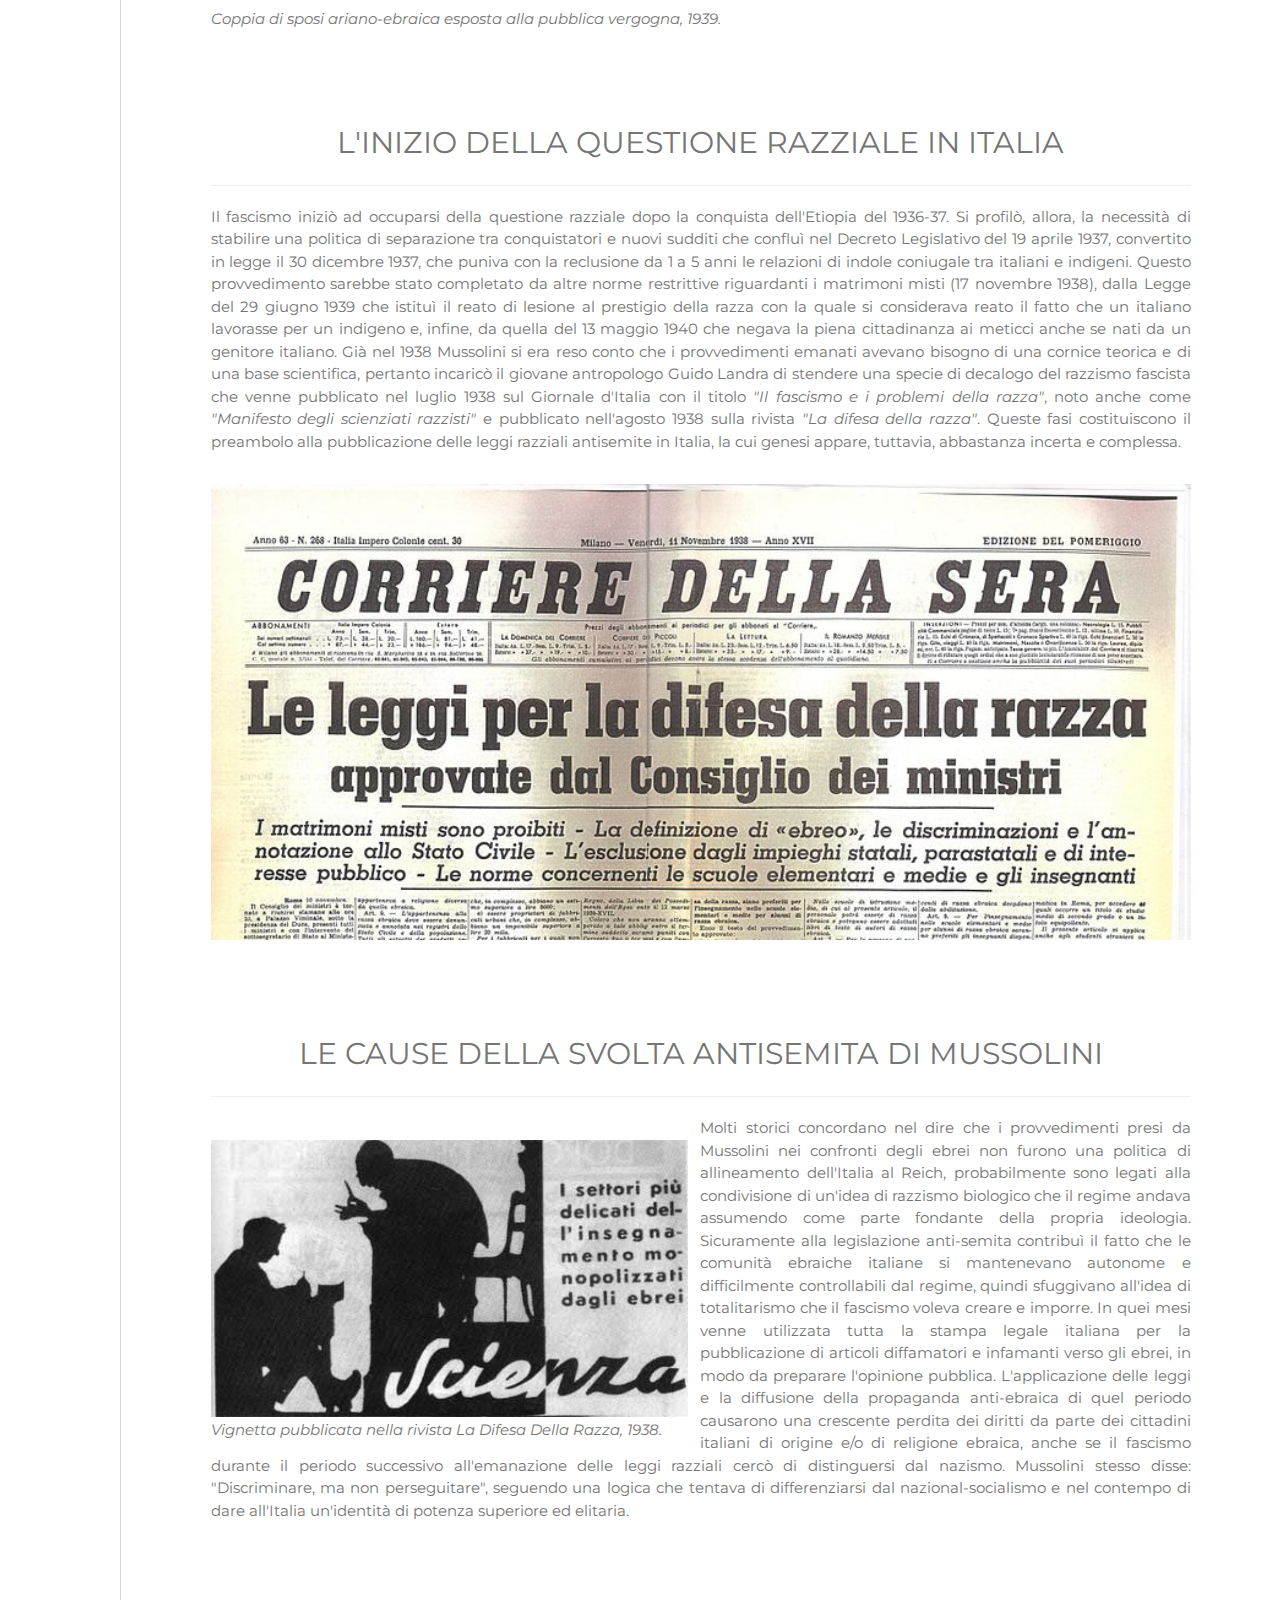
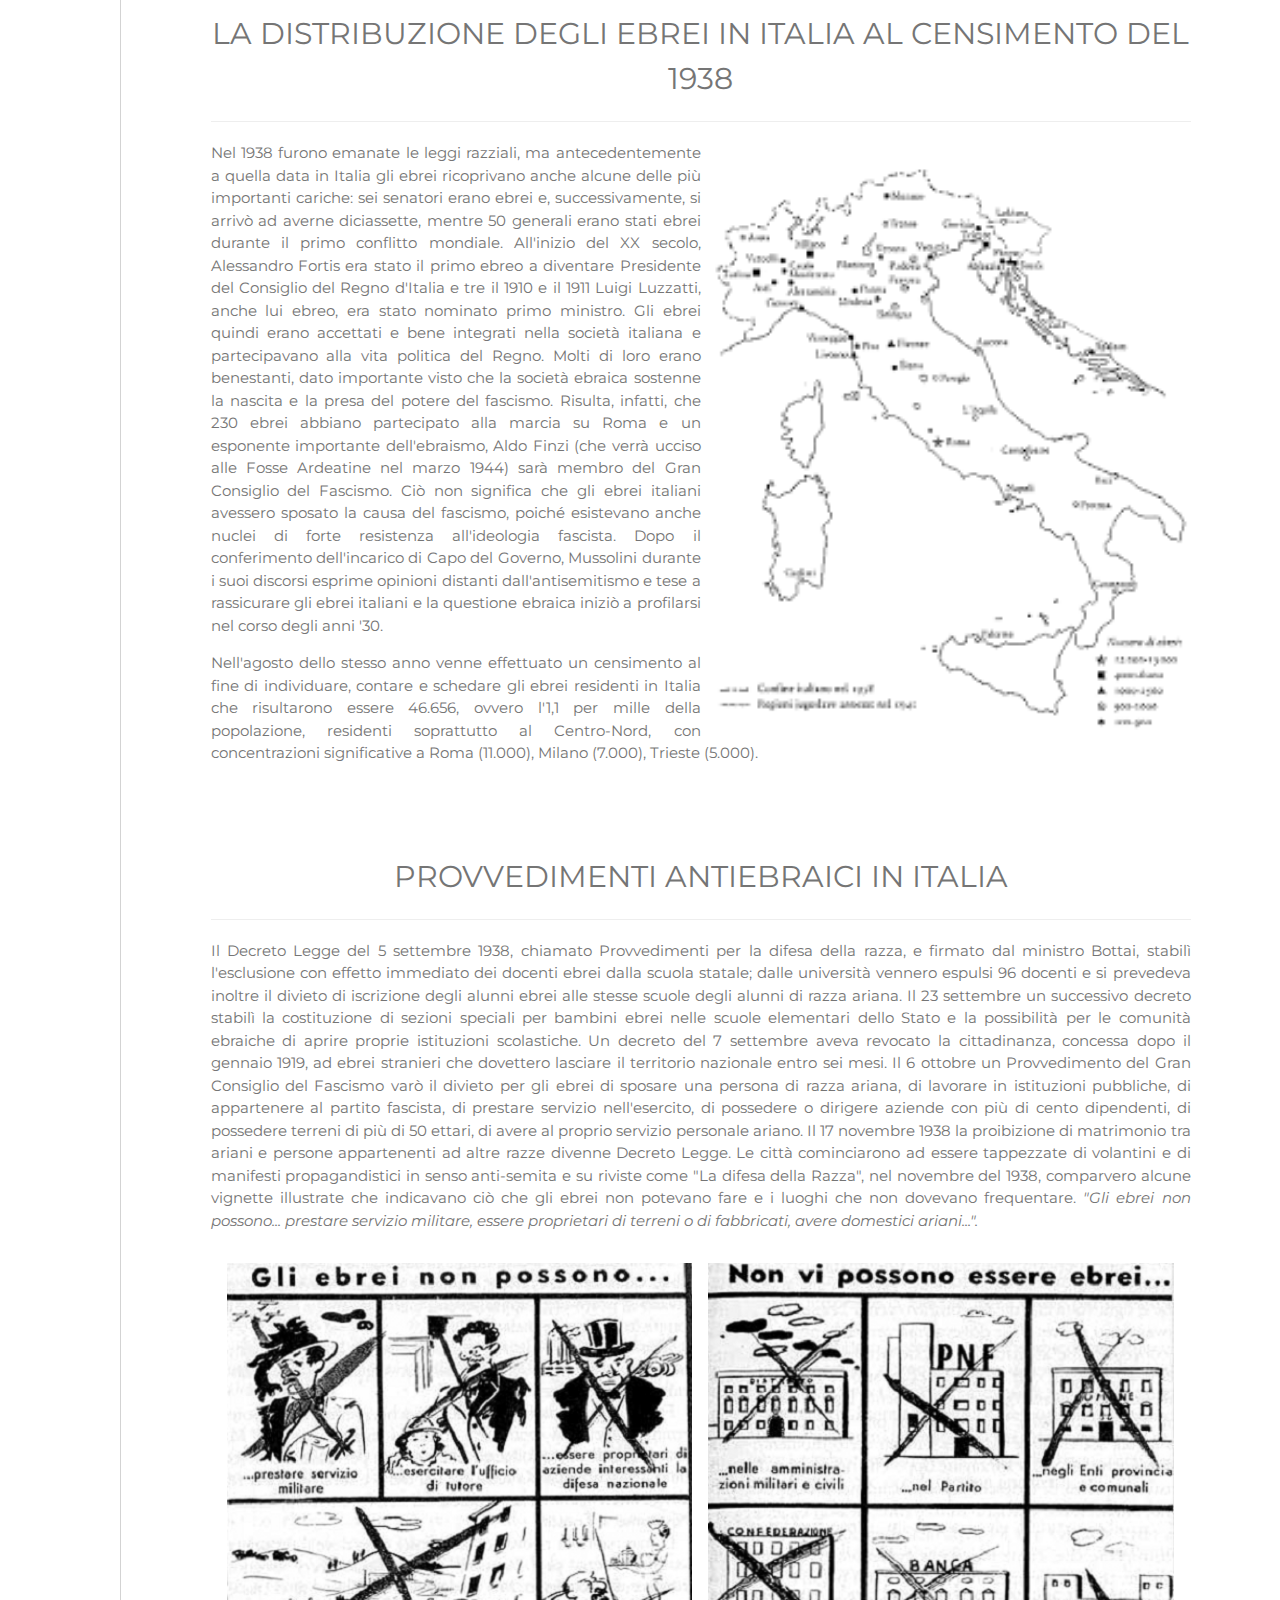
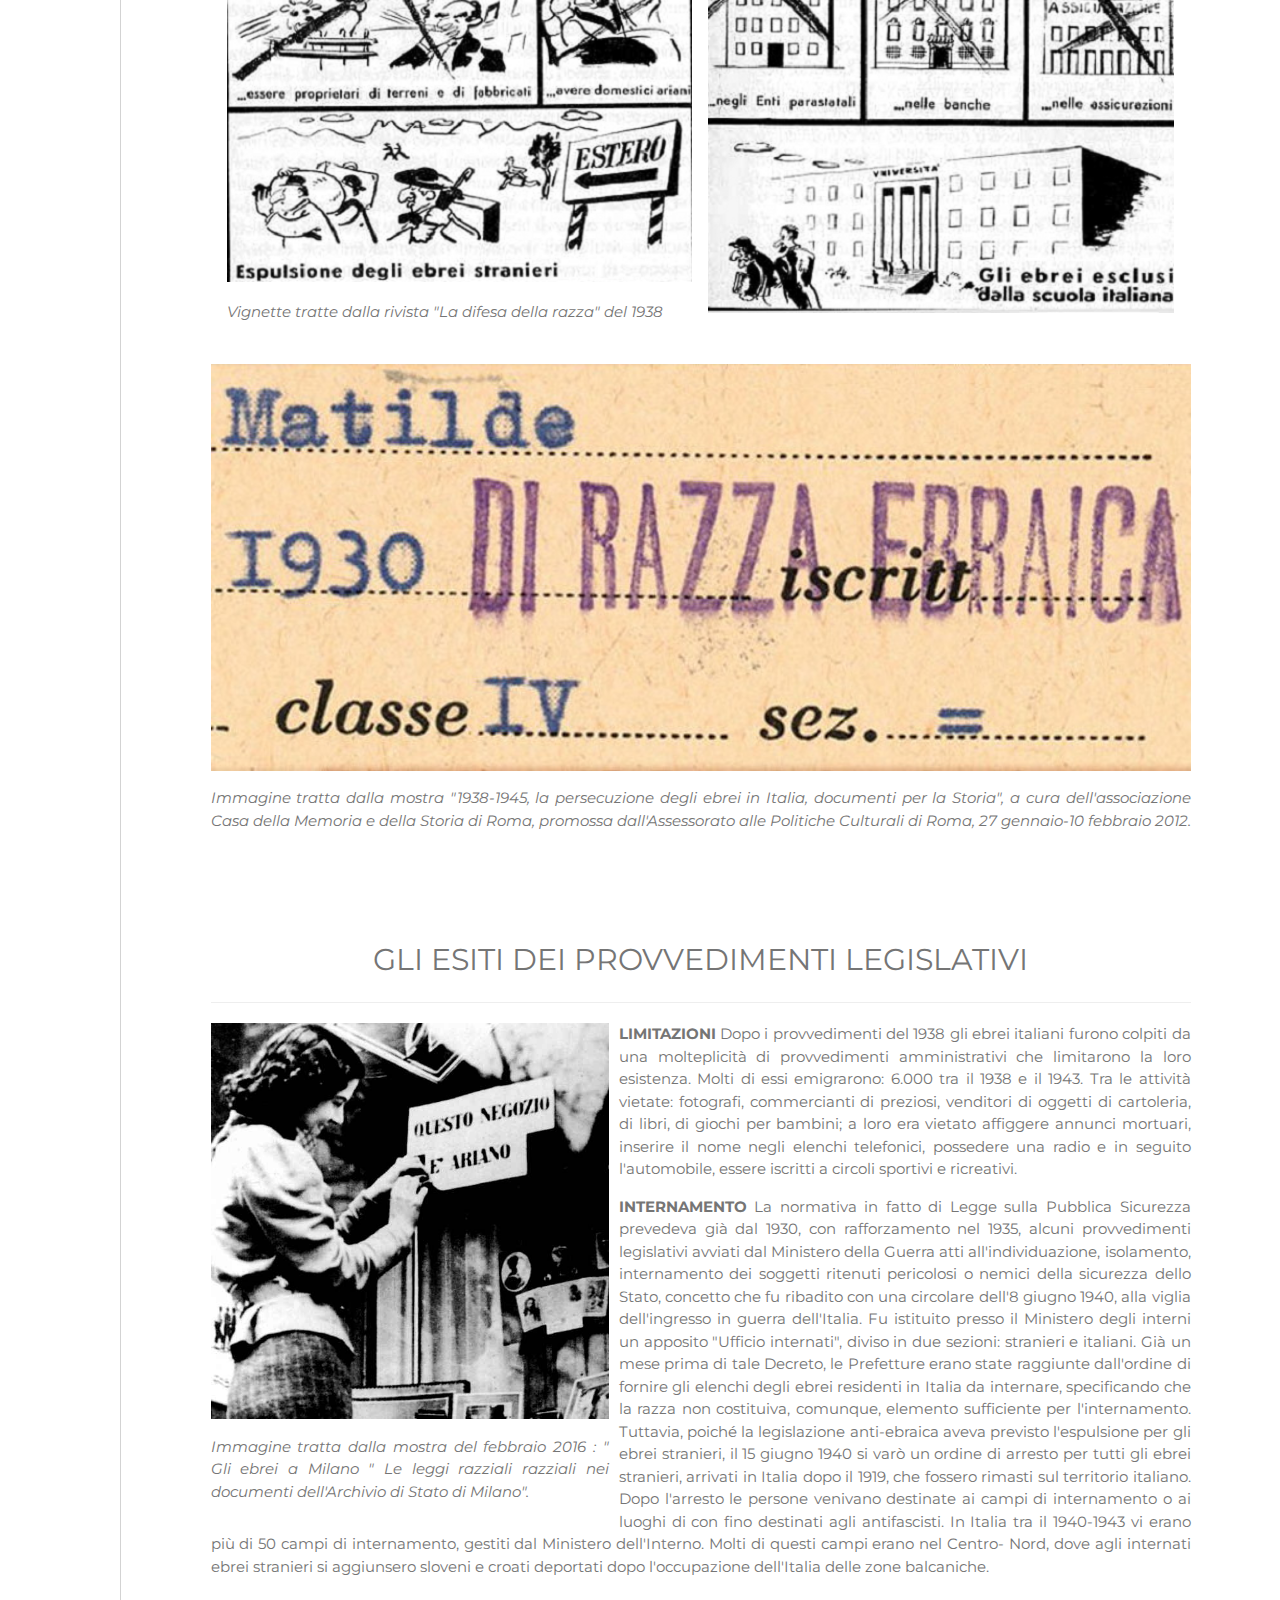
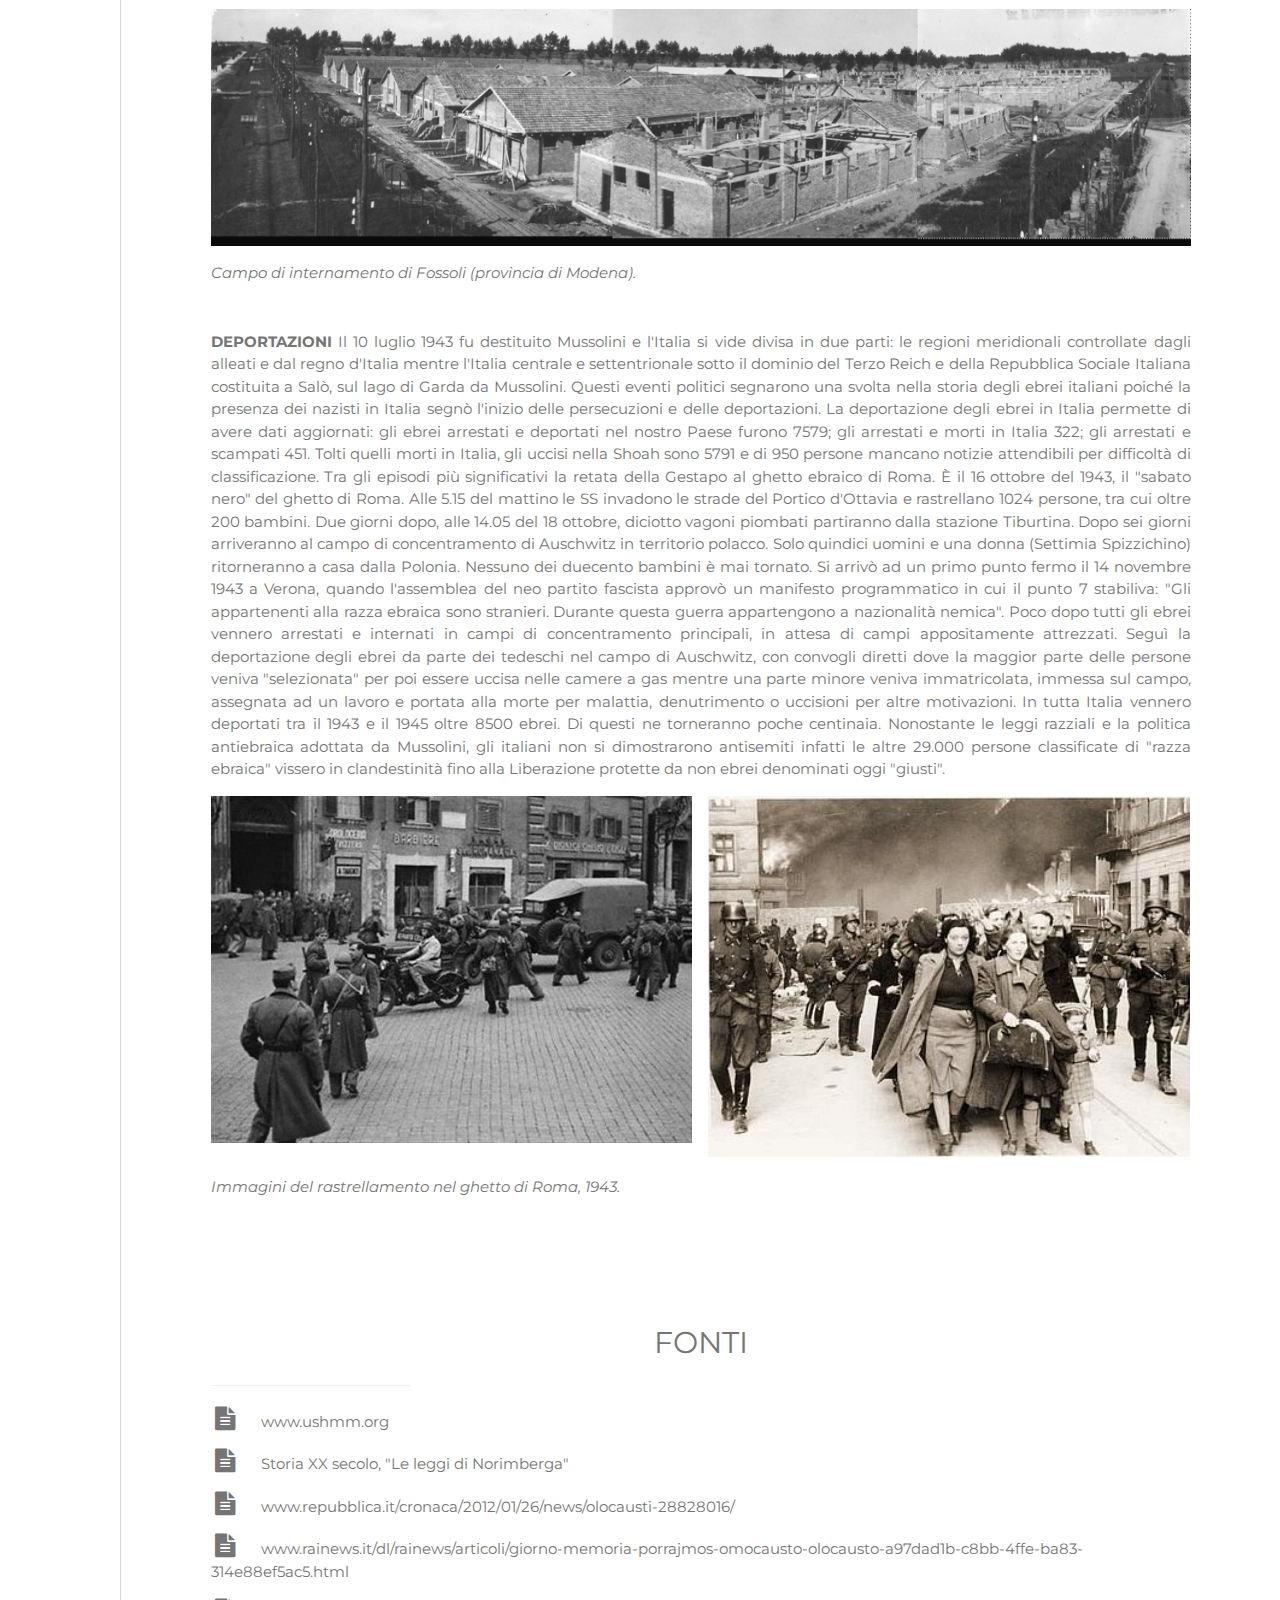
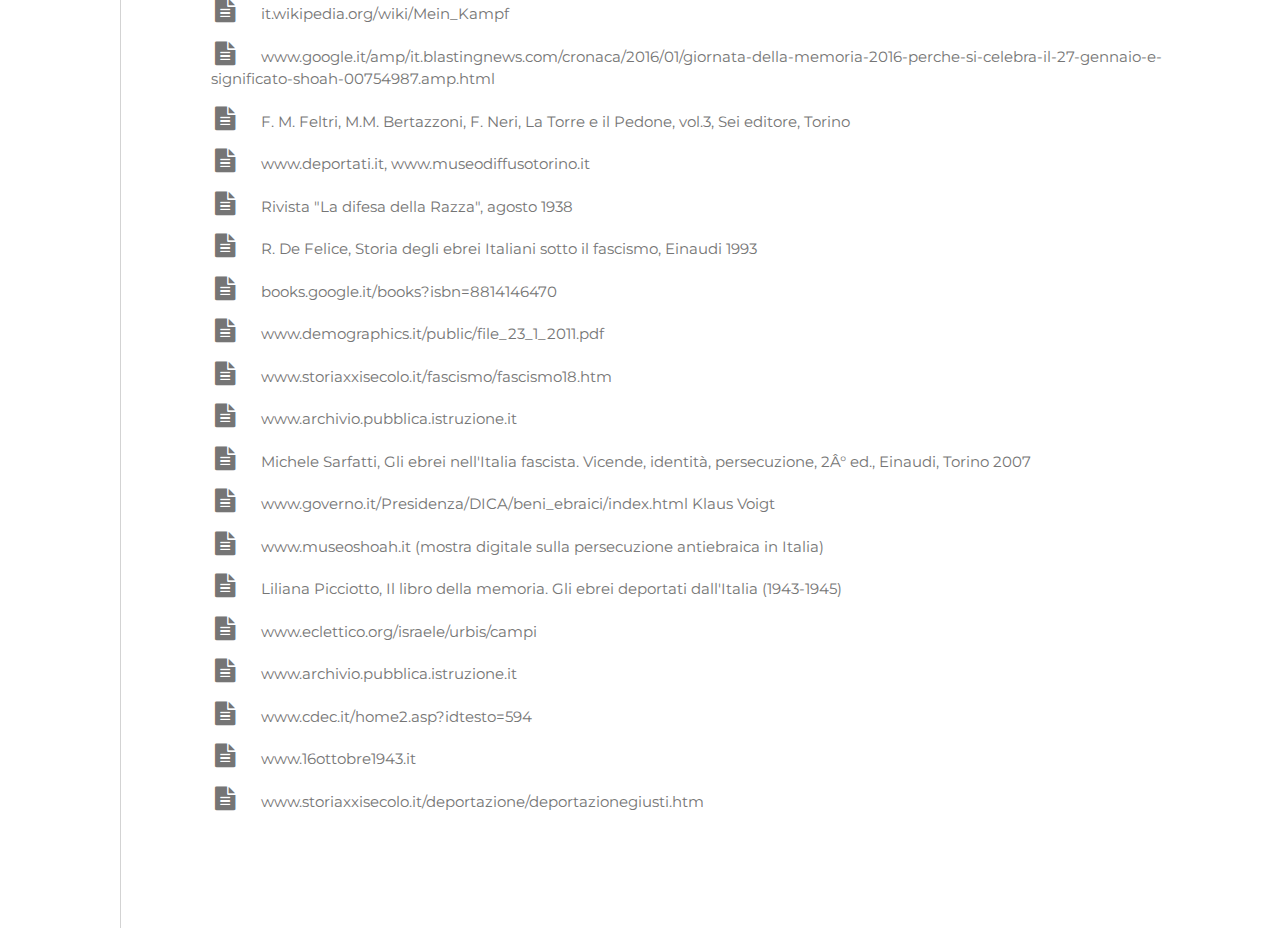
<file: legislazione_antisemita_germania_italia/index.html>
<!DOCTYPE html>
<html>
    <head>
        <title>La legislazione antisemita in Germania e in Italia - Le leggi razziali naziste</title>
        <meta name="description" content="Le leggi razziali naziste, le leggi di Norimberga. Leggi razziali in Germania e in Italia. Scopri di più sul nostro sito">
        <meta charset="UTF-8">
        <meta name="viewport" content="width=device-width, initial-scale=1">
        <link rel="stylesheet" href="../css/w3.css">
        <link rel="stylesheet" href="https://fonts.googleapis.com/css?family=Montserrat">
        <link rel="stylesheet" href="https://cdnjs.cloudflare.com/ajax/libs/font-awesome/4.7.0/css/font-awesome.min.css">
        <style>
            body, h1,h2,h3,h4,h5,h6 {
                font-family: "Montserrat", sans-serif;
            }
            .w3-row-padding img {
                margin-bottom: 12px;
            }
            /* Set the width of the sidenav to 120px */
            .w3-sidenav {
                width: 120px;background: #f1f1f1;
            }
            /* Add a left margin to the "page content" that matches the width of the sidenav (120px) */
            #main {
                margin-left: 120px;
            }
            /* Remove margins from "page content" on small screens */
            @media only screen and (max-width: 600px) {
                #main {
                    margin-left: 0;
                }
            }
        </style>

        <script>
            (function (i, s, o, g, r, a, m) {
                i['GoogleAnalyticsObject'] = r;
                i[r] = i[r] || function () {
                    (i[r].q = i[r].q || []).push(arguments)
                }, i[r].l = 1 * new Date();
                a = s.createElement(o),
                        m = s.getElementsByTagName(o)[0];
                a.async = 1;
                a.src = g;
                m.parentNode.insertBefore(a, m)
            })(window, document, 'script', 'https://www.google-analytics.com/analytics.js', 'ga');

            ga('create', 'UA-92290876-1', 'auto');
            ga('send', 'pageview');

        </script>
        <script async src="//pagead2.googlesyndication.com/pagead/js/adsbygoogle.js"></script>
        <script>
          (adsbygoogle = window.adsbygoogle || []).push({
            google_ad_client: "ca-pub-2373015770790498",
            enable_page_level_ads: true
          });
        </script>

    </head>
    <body>

        <!-- Icon Bar (Sidenav - hidden on small screens) -->
        <nav class="w3-sidenav w3-center w3-small w3-hide-small">
            <!-- Avatar image in top left corner -->

            <a class="w3-padding-small w3-black w3-invert" href="/#argomenti">
                <i class="fa fa-arrow-left w3-xxlarge"></i>
                <p>ARGOMENTI</p>
            </a>
            <a class="w3-padding-small w3-hover-black" href="#distribuzione-ebrei">
                <!-- <i class="fa fa-eye w3-xxlarge"></i> -->
                <p>DISTRIBUZIONE DEGLI EBREI</p>
            </a>
            <a class="w3-padding-small w3-hover-black" href="#legislazione-antiebraica">
                <!-- <i class="fa fa-user w3-xxlarge"></i> -->
                <p>LEGISLAZIONE ANTI-EBRAICA IN GERMANIA</p>
            </a>
            <a class="w3-padding-small w3-hover-black" href="#questione-razziale">
                <!-- <i class="fa fa-eye w3-xxlarge"></i> -->
                <p>QUESTIONE RAZZIALE</p>
            </a>
            <a class="w3-padding-small w3-hover-black" href="#svolta-antisemita">
                <!-- <i class="fa fa-eye w3-xxlarge"></i> -->
                <p>SVOLTA ANTISEMITA</p>
            </a>
            <a class="w3-padding-small w3-hover-black" href="#distribuzione-ebrei-italia">
                <!-- <i class="fa fa-eye w3-xxlarge"></i> -->
                <p>LEGISLAZIONE ANTI-EBRAICA IN ITALIA</p>
            </a>
            <a class="w3-padding-small w3-hover-black" href="#provvedimenti-antiebraici">
                <!-- <i class="fa fa-eye w3-xxlarge"></i> -->
                <p>PROVVEDIMENTI ANTIEBRAICI</p>
            </a>
            <a class="w3-padding-small w3-hover-black" href="#provvedimenti-legislativi">
                <!-- <i class="fa fa-eye w3-xxlarge"></i> -->
                <p>CONSEGUENZE ED EFFETTI</p>
            </a>
            <a class="w3-padding-small w3-hover-black" href="#fonti">
                <!-- <i class="fa fa-eye w3-xxlarge"></i> -->
                <p>FONTI</p>
            </a>
        </nav>

        <!-- Navbar on small screens (Hidden on medium and large screens) -->
        <div class="w3-top w3-hide-large w3-hide-medium" id="myNavbar">
            <ul class="w3-navbar w3-black w3-opacity w3-hover-opacity-off w3-center w3-small">
                <li class="w3-left" style="width:25% !important"><a href="/#argomenti">HOME</a></li>
                <li class="w3-left" style="width:25% !important"><a href="#distribuzione-ebrei">DISTRIBUZIONE DEGLI EBREI</a></li>
                <li class="w3-left" style="width:25% !important"><a href="#distribuzione-ebrei">DISTRIBUZIONE DEGLI EBREI IN GERMANIA</a></li>
                <li class="w3-left" style="width:25% !important"><a href="#legislazione-antiebraica">LEGISLAZIONE ANTI-EBRAICA</a></li>
                <li class="w3-left" style="width:25% !important"><a href="#questione-razziale">QUESTIONE RAZZIALE</a></li>
                <li class="w3-left" style="width:25% !important"><a href="#svolta-antisemita">SVOLTA ANTISEMITA</a></li>
                <li class="w3-left" style="width:25% !important"><a href="#distribuzione-ebrei-italia">DISTRIBUZIONE DEGLI EBREI IN ITALIA</a></li>
                <li class="w3-left" style="width:25% !important"><a href="#provvedimenti-antiebraici">PROVVEDIMENTI ANTIEBRAICI</a></li>
                <li class="w3-left" style="width:25% !important"><a href="#provvedimenti-legislativi">PROVVEDIMENTI LEGISLATIVI</a></li>
                <li class="w3-left" style="width:25% !important"><a href="#contact">FONTI</a></li>
            </ul>
        </div>

        <!-- ARGOMENTO 01 -->
        <div class="w3-padding-large" id="main" style="border-left: 1px solid lightgrey;">
            <!-- Header/Home -->
            <header class="w3-container w3-padding-32 w3-center" id="home">
                <h1 class="w3-jumbo">La legislazione antisemita in Germania e in Italia - Leggi razziali naziste</h1>
                <div class="w3-content w3-justify w3-text-grey">

                    <p class="w3-justify" >
                        L'antisemitismo, presente nella Storia da molti secoli, si concretizza nel corso degli anni '30 in Germania e in Italia attraverso una serie di leggi e di provvedimenti che tolgono 
                        progressivamente libert&agrave;, spazio e identit&agrave; agli ebrei, smaterializzandone l'esistenza e avviandoli verso l'annientamento.
                    </p>

                </div>
            </header>

            <!-- SOTTOARGOMENTO 01 -->
            <div class="w3-content w3-justify w3-text-grey w3-padding-16" id="distribuzione-ebrei">
                <h2 class="w3-center">LA DISTRIBUZIONE DEGLI EBREI IN GERMANIA NEL 1933</h2>
                <hr style="width:100%">

                <p>Buona parte della popolazione ebraica nella Germania successivi al primo conflitto mondiale praticava professioni come il giornalismo, avvocatura, medicina e vendita al dettaglio mentre un numero pi&ugrave; ampio era composto da quelli che vivevano in condizioni 
                    umili, lavorando come operai, artigiani e venditori ambulanti. Poich&eacute; bisognava limitare l'ascesa sociale dei semiti, venne vietato l'esercizio della professione ai giudei e vennero costretti a 
                    svolgere attivit&agrave; professionali ritenute di rango inferiore dalla popolazione tedesca. Il dato preoccupante per&ograve; era che la maggior parte degli ebrei era in Europa; in Germania si stimava che vi fossero circa 523 000 
                    residenti e l'80 % di questi possedeva la cittadinanza tedesca. La maggior concentrazione di cittadini semiti era situata nella capitale (circa 160 000). Durante quel periodo il 70 per 
                    cento, circa, degli ebrei tedeschi viveva in aree urbane risiedendo nelle 10 maggiori citt&agrave; tedesche; le principali citt&agrave; dove risiedevano erano in ordine di numero di risiedenti: Berlino, 
                    Francoforte sul Meno, Breslau, Amburgo, Colonia, Hannover e Lipsia. Quando prese il potere il partito Nazista il numero di Semiti presenti in Germania diminu&igrave; dello 0,75 per cento.
                </p>
                <div class="w3-padding-16 w3-content" id="photos">
                    <img src="img/ebrei-germania.jpg" style="width:100%">
                    <p><i>Distribuzione degli ebrei in Germania-Austria-Cecoslovacchia nel 1933.</i>
                    </p>
                </div>
                <div class="w3-padding-16 w3-content" id="photos">
                    <img src="img/ebrei1939.jpg" style="width:100%">
                </div>

            </div>

            <!-- SOTTOARGOMENTO 02-->
            <div class="w3-content w3-justify w3-text-grey w3-padding-16" id="legislazione-antiebraica">
                <h2 class="w3-center">LA LEGISLAZIONE ANTI-EBRAICA IN GERMANIA</h2>
                <hr style="width:100%">
                <p>Nel 1935 in occasione dell’annuale conferenza organizzata a Norimberga, il partito nazista emanò due leggi, (chiamate appunto “Leggi di Norimberga”), le quali accolsero ed ufficializzarono l’antisemitismo che già 
                    dilagava nella Germania nazista.
                </p>
                <div class="w3-padding-16 w3-content" id="photos">
                    <img src="img/leggi_norimberga.jpg" style="width:100%">
                    <p><i>Schema delle leggi di Norimberga che indicava chi poteva sposarsi, chi veniva ritenuto mezzosangue, Ebreo o Tedesco. Punti neri: ebrei, punti bianchi: tedeschi, punti tagliati: mezzosangue.
                        </i></p>
                </div>
                <p>Questa mossa giuridica, tuttavia, non rappresentò il primo segnale di discriminazione antisemitica perpetrato da Hitler; sin dal 1933, anno del suo insediamento al potere, egli aveva spianato la strada alla 
                    realizzazione di uno “Stato di eccezione” abolendo gli articoli della Costituzione di Weimer che riguardavano le libertà personali. In questo modo legittimizzò l’eliminazione fisica non solo di avversari 
                    politici, ma di intere categorie di cittadini che risultavano non integrabili nel futuro sistema politico della sua Germania.
                </p>
                <div class="w3-padding-16 w3-content" id="photos">
                    <img src="img/leggirazziali.jpg" style="width:100%">
                    <p><i>Negozio ebraico devastato dopo la notte dei cristalli, 9 novembre 1938, 1500 ebrei assassinati, sinagoga e negozi distrutti, libri bruciati, 30000 ebrei deportati. Immagine e notizie da La Repubblica 9/11/2013 pagina 14.
                        </i></p>
                </div>

                <p>Gli ebrei furono colpiti da più di 400 decreti che limitavano ogni aspetto della loro vita sia in ambito pubblico che privato. Molti di questi decreti, inoltre, erano stati emanati dall’amministrazione statale ed 
                    erano validi su tutto il territorio nazionale. Alcuni di essi comprendevano l’obbligo di indossare la stella gialla di David , quello di dover dichiarare ogni possesso materiale, di non poter camminare sui marciapiedi 
                    o accedere ai parchi e alle strutture pubbliche.                    
                </p>
                <p>Le due leggi di Norimberga, nello specifico, eliminavano la cittadinanza dalle persone non ariane e impedivano i matrimoni misti tra tedeschi ed ebrei cos&igrave; le famiglie non sarebbero state "infettate". 
                    Con altre norme ausiliarie gli ebrei furono privati del diritto di voto così da non poter partecipare alle elezioni e da non poter ricoprire incarichi nella pubblica amministrazione; i malati ebrei vennero rifiutati 
                    dagli ospedali pubblici, gli ufficiali espulsi dall’esercito, i professori universitari interdetti dalla pratica del dottorato mentre i giudizi legali redatti da avvocati ebrei non ebbero più alcun valore presso i tribunali. 
                    Si stabilì che solo chi avesse avuto gli ultimi quattro nonni nati in Germania era ariano, mentre coloro che avessero avuto anche un solo nonno ebreo erano considerati non ariani. 
                    Le leggi di Norimberga costituirono il preambolo per la persecuzione, la deportazione e la segregazione di migliaia e migliaia di ebrei residenti sul suolo tedesco e su quello di tutti i paesi che, durante il secondo 
                    conflitto mondiale, furono occupati dalla Germania o collaborarono con essa. La parola Shoah non indica solamente gli ebrei, ma
                    una quantit&agrave; di persone ritenute diverse dal "normale". Oltre agli ebrei, i pi&ugrave; bersagliati furono i rom e gli zingari. Pi&ugrave; di mezzo milione fu ucciso, e non solo nella Germania nazista, ma anche negli 
                    stati collaborazionisti. Inoltre anche i testimoni di Geova e i Pentecostali furono perseguitati, ma a loro fu data  una possibilit&agrave;: rinunciare al loro credo per la libert&agrave;. Per le persone di carnagione
                    mulatta non c'era un vero e proprio programma di sterminio di massa, ma questo non imped&igrave; alla Germania nazista di sottoporli alle peggiori torture. Tra il 1933 e il 1945 circa centomila uomini furono 
                    arrestati in quanto omosessuali e transessuali; venivano costretti ad indossare la divisa con il triangolo rosa in modo da essere immediatamente riconoscibili e condotti in custodia preventiva dove 
                    spesso venivano sottoposti a torture ed esperimenti scientifici.<br/>
                    Uno dei protagonisti degli orrori che avvenivano nei campi di concentramento, fu Mengele, un dottore nazista che utilizzava bambini, in particolare i gemelli, come cavie umane per i suoi studi medici. 
                    Il pensiero che ha guidato questo gruppo cos&igrave; vasto di persone ad aggregarsi alle idee fondamentaliste del partito nazista viene racchiuso nella sua interezza nel "Mein Kampf", un'autobiografia scritta 
                    da Hitler nel suo periodo di prigionia. Quest'opera fornisce una giustificazione al suo credo politico e delinea nel dettaglio il programma del partito nazista.                    
                </p>
                <div class="w3-padding-16 w3-content" id="photos">
                    <img src="img/alla-gogna.jpg" style="width:100%">
                    <p><i>Coppia di sposi ariano-ebraica esposta alla pubblica vergogna, 1939.
                        </i></p>
                </div>
            </div>

            <!-- SOTTOARGOMENTO 02 IL FASCISMO E LA QUESTIONE DELLA RAZZA           doppio sottotitolo-->
            <div class="w3-content w3-justify w3-text-grey w3-padding-32" id="questione-razziale">
                <h2 class="w3-center">L'INIZIO DELLA QUESTIONE RAZZIALE IN ITALIA</h2>
                <hr style="width:100%">
                <p>Il fascismo inizi&ograve; ad occuparsi della questione razziale dopo la conquista dell'Etiopia del 1936-37. Si profil&ograve;, allora, la necessit&agrave; di stabilire una politica di separazione tra conquistatori e nuovi 
                    sudditi che conflu&igrave; nel Decreto Legislativo del 19 aprile 1937, convertito in legge il 30 dicembre 1937, che puniva  con la reclusione da 1 a 5 anni le relazioni di indole coniugale tra italiani e 
                    indigeni. Questo provvedimento sarebbe stato completato da altre norme restrittive riguardanti i matrimoni misti (17 novembre 1938), dalla Legge del 29 giugno 1939 che istitu&igrave; il reato di lesione al 
                    prestigio della razza con la quale si considerava reato il fatto che un italiano lavorasse per un indigeno e, infine, da quella del 13 maggio 1940 che negava la piena cittadinanza ai meticci anche se 
                    nati da un genitore italiano. Gi&agrave; nel 1938 Mussolini si era reso conto che i provvedimenti emanati avevano bisogno di una cornice teorica e di una base scientifica, pertanto incaric&ograve; il giovane 
                    antropologo Guido Landra di stendere una specie di decalogo del razzismo fascista che venne pubblicato nel luglio 1938 sul Giornale d'Italia con il titolo <i>"Il fascismo e i problemi della razza"</i>, noto 
                    anche come <i>"Manifesto degli scienziati razzisti"</i> e pubblicato nell'agosto 1938 sulla rivista <i>"La difesa della razza"</i>. Queste fasi costituiscono il preambolo alla pubblicazione delle leggi razziali 
                    antisemite in Italia, la cui genesi appare, tuttavia, abbastanza incerta e complessa.
                </p>
                <div class="w3-padding-16 w3-content" id="photos">
                    <img src="img/la-difesa-della-razza.jpg" style="width:100%">
                </div>
            </div>

            <!-- SOTTOARGOMENTO 03 IL FASCISMO E LA QUESTIONE DELLA RAZZA           doppio sottotitolo-->
            <div class="w3-content w3-justify w3-text-grey w3-padding-32" id="svolta-antisemita">
                <h2 class="w3-center">LE CAUSE DELLA SVOLTA ANTISEMITA DI MUSSOLINI</h2>
                <hr style="width:100%">

                <div class="w3-col s6 m6 l6" style="padding-right: 12px;">
                    <br><img src="img/scritta.jpg" style="width: 100%">
                    <i>Vignetta pubblicata nella rivista La Difesa Della Razza, 1938.</i>
                </div>

                <p>Molti storici concordano nel dire che i provvedimenti presi da Mussolini nei confronti degli ebrei non furono una politica di allineamento dell'Italia al Reich, probabilmente sono legati alla condivisione
                    di un'idea di razzismo biologico che il regime andava assumendo come parte fondante della propria ideologia. Sicuramente alla legislazione anti-semita contribu&igrave; il fatto che le comunit&agrave; ebraiche italiane
                    si mantenevano autonome e difficilmente controllabili dal regime, quindi sfuggivano all'idea di totalitarismo che il fascismo voleva creare e imporre. In quei mesi venne utilizzata tutta la stampa legale
                    italiana per la pubblicazione di articoli diffamatori e infamanti verso gli ebrei, in modo da preparare l'opinione pubblica. L'applicazione delle leggi e la diffusione della propaganda anti-ebraica di 
                    quel periodo causarono una crescente perdita dei diritti da parte dei cittadini italiani di origine e/o di religione ebraica, anche se il fascismo durante il periodo successivo all'emanazione delle leggi
                    razziali cerc&ograve; di distinguersi dal nazismo. Mussolini stesso disse: "Discriminare, ma non perseguitare", seguendo una logica che tentava di differenziarsi dal nazional-socialismo e nel contempo di dare
                    all'Italia un'identit&agrave; di potenza superiore ed elitaria.
                </p>

                <!--div class="w3-padding-16 w3-content" id="photos">
                    <img src="img/scritta.jpg" style="width:100%">
                    <p>Vignetta pubblicata nella rivista La Difesa Della Razza, 1938.
                    </p>
                </div-->
            </div>

            <!-- SOTTOARGOMENTO 04-->
            <div class="w3-content w3-justify w3-text-grey w3-padding-32" id="distribuzione-ebrei-italia">
                <h2 class="w3-center">LA DISTRIBUZIONE DEGLI EBREI IN ITALIA AL CENSIMENTO DEL 1938</h2>
                <hr style="width:100%">

                <div class="w3-col s5 m5 l6" style="float: right; padding-left: 10px;">
                    <br><img src="img/ebrei_in_italia.png" style="width: 100%">
                </div>

                <p>Nel 1938 furono emanate le leggi razziali, ma antecedentemente a quella data in Italia gli ebrei ricoprivano anche alcune delle pi&ugrave; importanti cariche: sei senatori erano ebrei e, successivamente, si 
                    arriv&ograve; ad averne diciassette, mentre 50 generali erano stati ebrei durante il primo conflitto mondiale. All'inizio del XX secolo, Alessandro Fortis era stato il primo ebreo a diventare Presidente del 
                    Consiglio del Regno d'Italia e tre il 1910 e il 1911 Luigi Luzzatti, anche lui ebreo, era stato nominato primo ministro. Gli ebrei quindi erano accettati e bene integrati nella societ&agrave; italiana e 
                    partecipavano alla vita politica del Regno. Molti di loro erano benestanti, dato importante visto che la societ&agrave; ebraica sostenne la nascita e la presa del potere del fascismo. Risulta, infatti, che 230 
                    ebrei abbiano partecipato alla marcia su Roma e un esponente importante dell'ebraismo, Aldo Finzi (che verr&agrave; ucciso alle Fosse Ardeatine nel marzo 1944) sar&agrave; membro del Gran Consiglio del Fascismo. Ci&ograve; 
                    non significa che gli ebrei italiani avessero sposato la causa del fascismo, poich&eacute; esistevano anche nuclei di forte resistenza all'ideologia fascista. Dopo il conferimento dell'incarico di Capo del 
                    Governo, Mussolini durante i suoi discorsi esprime opinioni distanti dall'antisemitismo e tese a rassicurare gli ebrei italiani e la questione ebraica inizi&ograve; a profilarsi nel corso degli anni '30.
                </p>
                <p>Nell'agosto dello stesso anno venne effettuato un censimento al fine di individuare, contare e schedare gli ebrei residenti in Italia che risultarono essere 46.656, ovvero l'1,1 per mille della 
                    popolazione, residenti soprattutto al Centro-Nord, con concentrazioni significative a Roma (11.000), Milano (7.000), Trieste (5.000).
                </p>
            </div>

            <!-- SOTTOARGOMENTO 06-->
            <div class="w3-content w3-justify w3-text-grey w3-padding-32" id="provvedimenti-antiebraici">
                <h2 class="w3-center">PROVVEDIMENTI ANTIEBRAICI IN ITALIA</h2>
                <hr style="width:100%">
                <p>Il Decreto Legge del 5 settembre 1938, chiamato Provvedimenti per la difesa della razza, e firmato dal ministro Bottai, stabil&igrave; l'esclusione con effetto immediato dei docenti ebrei dalla scuola statale; 
                    dalle universit&agrave; vennero espulsi 96 docenti e si prevedeva inoltre il divieto di iscrizione degli alunni ebrei alle stesse scuole degli alunni di razza ariana. Il 23 settembre un successivo decreto 
                    stabil&igrave; la costituzione di sezioni speciali per bambini ebrei nelle scuole elementari dello Stato e la possibilit&agrave; per le comunit&agrave; ebraiche di aprire proprie istituzioni scolastiche. Un decreto del 7 
                    settembre aveva revocato la cittadinanza, concessa dopo il gennaio 1919, ad ebrei stranieri che dovettero lasciare il territorio nazionale entro sei mesi. Il 6 ottobre un Provvedimento del Gran Consiglio
                    del Fascismo var&ograve; il divieto per gli ebrei di sposare una persona di razza ariana, di lavorare in istituzioni pubbliche, di appartenere al partito fascista, di prestare servizio nell'esercito, di 
                    possedere o dirigere aziende con pi&ugrave; di cento dipendenti, di possedere terreni di pi&ugrave; di 50 ettari, di avere al proprio servizio personale ariano. Il 17 novembre 1938 la proibizione di matrimonio tra 
                    ariani e persone appartenenti ad altre razze divenne Decreto Legge. Le citt&agrave; cominciarono ad essere tappezzate di volantini e di manifesti propagandistici in senso anti-semita e su riviste come "La difesa della Razza", nel 
                    novembre del 1938, comparvero alcune vignette illustrate che indicavano ci&ograve; che gli ebrei non potevano fare e i luoghi che non dovevano frequentare. <i>"Gli ebrei non possono... prestare servizio militare, essere
                    proprietari di terreni o di fabbricati, avere domestici ariani...".</i>
                </p>
                <div class="w3-row-padding">
                    <div class="w3-col s12 m6 l6">
                        <div class="w3-padding-16 w3-content">
                            <img src="img/leggi-razziali.jpg" style="width:100%">
                            <i>Vignette tratte dalla rivista "La difesa della razza" del 1938</i>
                        </div>
                    </div>
                    <div class="w3-col s12 m6 l6">
                        <div class="w3-padding-16 w3-content">
                            <img src="img/leggi-razziali-2.jpg" style="width:100%">
                        </div>
                    </div>
                </div>
                <div class="w3-padding-16 w3-content" id="photos">
                    <img src="img/matilde.jpg" style="width:100%">
                    <p><i>Immagine tratta dalla mostra "1938-1945, la
                            persecuzione degli ebrei in Italia, documenti per la Storia", a cura
                            dell'associazione Casa della Memoria e della Storia di Roma,
                            promossa dall'Assessorato alle Politiche Culturali di Roma, 27
                            gennaio-10 febbraio 2012.</i></p>
                </div>
            </div>

            <!-- SOTTOARGOMENTO 07-->
            <div class="w3-content w3-justify w3-text-grey w3-padding-32" id="provvedimenti-legislativi">
                <h2 class="w3-center">GLI ESITI DEI PROVVEDIMENTI LEGISLATIVI</h2>
                <hr style="width:100%">

                <div class="w3-col s12 m3 l5" >
                    <img src="img/negozio.jpg" style="width: 100%; padding-right: 10px;">
                    <p style='padding-right: 10px;'><i>Immagine tratta dalla mostra del
                            febbraio 2016 : " Gli ebrei a Milano " Le leggi razziali razziali nei
                            documenti dell'Archivio di Stato di Milano".
                        </i>
                    </p>
                </div>

                <p><b>LIMITAZIONI</b> Dopo i provvedimenti del 1938 gli ebrei italiani furono colpiti da una molteplicit&agrave; di provvedimenti amministrativi che limitarono la loro esistenza. Molti di essi emigrarono: 6.000 tra il 
                    1938 e il 1943. Tra le attivit&agrave; vietate: fotografi, commercianti di preziosi, venditori di oggetti di cartoleria, di libri, di giochi per bambini; a loro era vietato affiggere annunci mortuari, inserire
                    il nome negli elenchi telefonici, possedere una radio e in seguito l'automobile, essere iscritti a circoli sportivi e ricreativi.
                </p>
                <p><b>INTERNAMENTO</b> La normativa in fatto di Legge sulla Pubblica Sicurezza prevedeva gi&agrave; dal 1930, con rafforzamento nel 1935, alcuni provvedimenti legislativi avviati dal Ministero della Guerra atti 
                    all'individuazione, isolamento, internamento dei soggetti ritenuti pericolosi o nemici della sicurezza dello Stato, concetto che fu ribadito con una circolare dell'8 giugno 1940, alla viglia 
                    dell'ingresso in guerra dell'Italia. Fu istituito presso il Ministero degli interni un apposito "Ufficio internati", diviso in due sezioni: stranieri e italiani. Gi&agrave; un mese prima di tale Decreto, le
                    Prefetture erano state raggiunte dall'ordine di fornire gli elenchi degli ebrei residenti in Italia da internare, specificando che la razza non costituiva, comunque, elemento sufficiente per 
                    l'internamento. Tuttavia, poich&eacute; la legislazione anti-ebraica aveva previsto l'espulsione per gli ebrei stranieri, il 15 giugno 1940 si var&ograve; un ordine di arresto per tutti gli ebrei stranieri, arrivati
                    in Italia dopo il 1919, che fossero rimasti sul territorio italiano. Dopo l'arresto le persone venivano destinate ai campi di internamento o ai luoghi di con fino destinati agli antifascisti. In Italia
                    tra il 1940-1943 vi erano pi&ugrave; di 50 campi di internamento, gestiti dal Ministero dell'Interno. Molti di questi campi erano nel Centro- Nord, dove agli internati ebrei stranieri si aggiunsero sloveni 
                    e croati deportati dopo l'occupazione dell'Italia delle zone balcaniche.
                </p>
                <div class="w3-padding-16 w3-content" id="photos">
                    <img src="img/fossoli.jpg" style="width:100%">
                    <p><i>Campo di internamento di Fossoli (provincia di Modena).</i></p>
                </div>
                <p><b>DEPORTAZIONI</b> Il 10 luglio 1943 fu destituito Mussolini e l'Italia si vide divisa in due parti: le regioni meridionali controllate dagli alleati e dal regno d'Italia mentre l'Italia centrale e 
                    settentrionale sotto il dominio del Terzo Reich e della Repubblica Sociale Italiana costituita a Sal&ograve;, sul lago di Garda da Mussolini. Questi eventi politici segnarono una svolta nella storia degli ebrei
                    italiani poich&eacute; la presenza dei nazisti in Italia segn&ograve; l'inizio delle persecuzioni e delle deportazioni. La deportazione degli ebrei in Italia permette di avere dati aggiornati: gli ebrei arrestati e
                    deportati nel nostro Paese furono 7579; gli arrestati e morti in Italia 322; gli arrestati e scampati 451. Tolti quelli morti in Italia, gli uccisi nella Shoah sono 5791 e di 950 persone mancano notizie
                    attendibili per difficolt&agrave; di classificazione. Tra gli episodi pi&ugrave; significativi la retata della Gestapo al ghetto ebraico di Roma. &Egrave; il 16 ottobre del 1943, il "sabato nero" del ghetto di Roma. Alle
                    5.15 del mattino le SS invadono le strade del Portico d'Ottavia e rastrellano 1024 persone, tra cui oltre 200 bambini. Due giorni dopo, alle 14.05 del 18 ottobre, diciotto vagoni piombati partiranno
                    dalla stazione Tiburtina. Dopo sei giorni arriveranno al campo di concentramento di Auschwitz in territorio polacco. Solo quindici uomini e una donna (Settimia Spizzichino) ritorneranno a casa dalla
                    Polonia. Nessuno dei duecento bambini &egrave; mai tornato. Si arriv&ograve; ad un primo punto fermo il 14 novembre 1943 a Verona, quando l'assemblea del neo partito fascista approv&ograve; un manifesto programmatico in cui
                    il punto 7 stabiliva: "Gli appartenenti alla razza ebraica sono stranieri. Durante questa guerra appartengono a nazionalit&agrave; nemica". Poco dopo tutti gli ebrei vennero arrestati e internati in campi di
                    concentramento principali, in attesa di campi appositamente attrezzati. Segu&igrave; la deportazione degli ebrei da parte dei tedeschi nel campo di Auschwitz, con convogli diretti dove la maggior parte delle 
                    persone veniva "selezionata" per poi essere uccisa nelle camere a gas mentre una parte minore veniva immatricolata, immessa sul campo, assegnata ad un lavoro e portata alla morte per malattia, 
                    denutrimento o uccisioni per altre motivazioni. In tutta Italia vennero deportati tra il 1943 e il 1945 oltre 8500 ebrei. Di questi ne torneranno poche centinaia. Nonostante le leggi razziali e la 
                    politica antiebraica adottata da Mussolini, gli italiani non si dimostrarono antisemiti infatti le altre 29.000 persone classificate di "razza ebraica" vissero in clandestinit&agrave; fino alla Liberazione 
                    protette da non ebrei denominati oggi "giusti".
                </p>

                <div class="w3-row-padding" style="margin:0 -16px">
                    <div class="w3-half">
                        <img src="img/roma.jpg" style="width:100%">
                        <p><i>Immagini del rastrellamento nel ghetto di Roma, 1943.</i></p>
                    </div>
                    <div class="w3-half">
                        <img src="img/ghetto-roma.jpg" style="width:100%">
                    </div>
                </div>

            </div>

            <!-- FONTI -->
            <div class="w3-padding-64 w3-content w3-text-grey" id="fonti">
                <h2 class="w3-center">FONTI</h2>
                <hr style="width:200px">

                <div class="w3-section">
                    <p><i class="fa fa-file-text fa-fw  w3-xlarge w3-margin-right"></i> www.ushmm.org</p>
                    <p><i class="fa fa-file-text fa-fw  w3-xlarge w3-margin-right"></i> Storia XX secolo, "Le leggi di Norimberga"</p>
                    <p><i class="fa fa-file-text fa-fw  w3-xlarge w3-margin-right"></i> www.repubblica.it/cronaca/2012/01/26/news/olocausti-28828016/</p>
                    <p><i class="fa fa-file-text fa-fw  w3-xlarge w3-margin-right"></i> www.rainews.it/dl/rainews/articoli/giorno-memoria-porrajmos-omocausto-olocausto-a97dad1b-c8bb-4ffe-ba83-314e88ef5ac5.html</p>
                    <p><i class="fa fa-file-text fa-fw  w3-xlarge w3-margin-right"></i> it.wikipedia.org/wiki/Mein_Kampf</p>
                    <p><i class="fa fa-file-text fa-fw  w3-xlarge w3-margin-right"></i> www.google.it/amp/it.blastingnews.com/cronaca/2016/01/giornata-della-memoria-2016-perche-si-celebra-il-27-gennaio-e-significato-shoah-00754987.amp.html</p>
                    <p><i class="fa fa-file-text fa-fw  w3-xlarge w3-margin-right"></i> F. M. Feltri, M.M. Bertazzoni, F. Neri, La Torre e il Pedone, vol.3, Sei editore, Torino</p>
                    <p><i class="fa fa-file-text fa-fw  w3-xlarge w3-margin-right"></i> www.deportati.it, www.museodiffusotorino.it</p>
                    <p><i class="fa fa-file-text fa-fw  w3-xlarge w3-margin-right"></i> Rivista "La difesa della Razza", agosto 1938</p>
                    <p><i class="fa fa-file-text fa-fw  w3-xlarge w3-margin-right"></i> R. De Felice, Storia degli ebrei Italiani sotto il fascismo, Einaudi 1993</p>
                    <p><i class="fa fa-file-text fa-fw  w3-xlarge w3-margin-right"></i> books.google.it/books?isbn=8814146470</p>
                    <p><i class="fa fa-file-text fa-fw  w3-xlarge w3-margin-right"></i> www.demographics.it/public/file_23_1_2011.pdf</p>
                    <p><i class="fa fa-file-text fa-fw  w3-xlarge w3-margin-right"></i> www.storiaxxisecolo.it/fascismo/fascismo18.htm</p>
                    <p><i class="fa fa-file-text fa-fw  w3-xlarge w3-margin-right"></i> www.archivio.pubblica.istruzione.it</p>
                    <p><i class="fa fa-file-text fa-fw  w3-xlarge w3-margin-right"></i> Michele Sarfatti, Gli ebrei nell'Italia fascista. Vicende, identit&agrave;, persecuzione, 2Â° ed., Einaudi, Torino 2007</p>
                    <p><i class="fa fa-file-text fa-fw  w3-xlarge w3-margin-right"></i> www.governo.it/Presidenza/DICA/beni_ebraici/index.html Klaus Voigt</p>
                    <p><i class="fa fa-file-text fa-fw  w3-xlarge w3-margin-right"></i> www.museoshoah.it (mostra digitale sulla persecuzione antiebraica in Italia)</p>
                    <p><i class="fa fa-file-text fa-fw  w3-xlarge w3-margin-right"></i> Liliana Picciotto, Il libro della memoria. Gli ebrei deportati dall'Italia (1943-1945)</p>
                    <p><i class="fa fa-file-text fa-fw  w3-xlarge w3-margin-right"></i> www.eclettico.org/israele/urbis/campi</p>
                    <p><i class="fa fa-file-text fa-fw  w3-xlarge w3-margin-right"></i> www.archivio.pubblica.istruzione.it</p>
                    <p><i class="fa fa-file-text fa-fw  w3-xlarge w3-margin-right"></i> www.cdec.it/home2.asp?idtesto=594</p>
                    <p><i class="fa fa-file-text fa-fw  w3-xlarge w3-margin-right"></i> www.16ottobre1943.it</p>
                    <p><i class="fa fa-file-text fa-fw  w3-xlarge w3-margin-right"></i> www.storiaxxisecolo.it/deportazione/deportazionegiusti.htm</p>
                </div><br>
            </div>
        </div>
    </body>
</html>
</file>
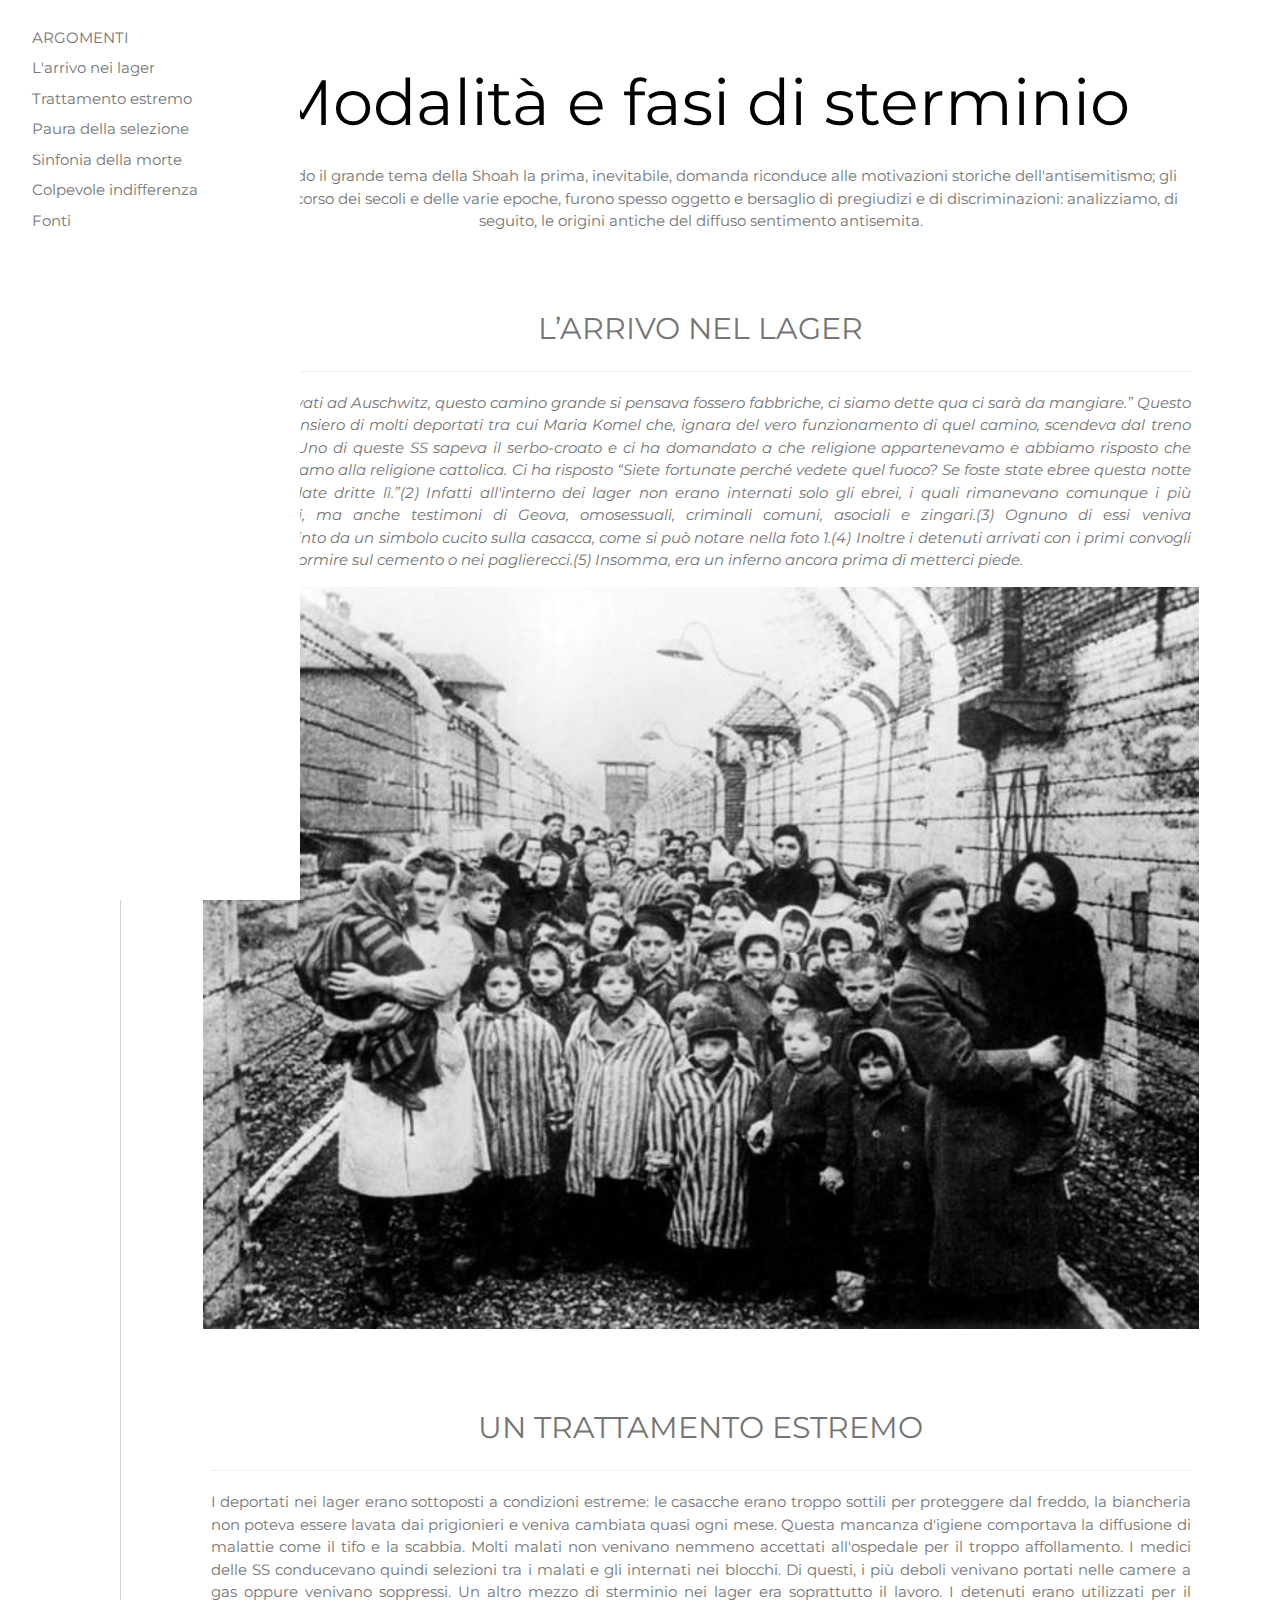
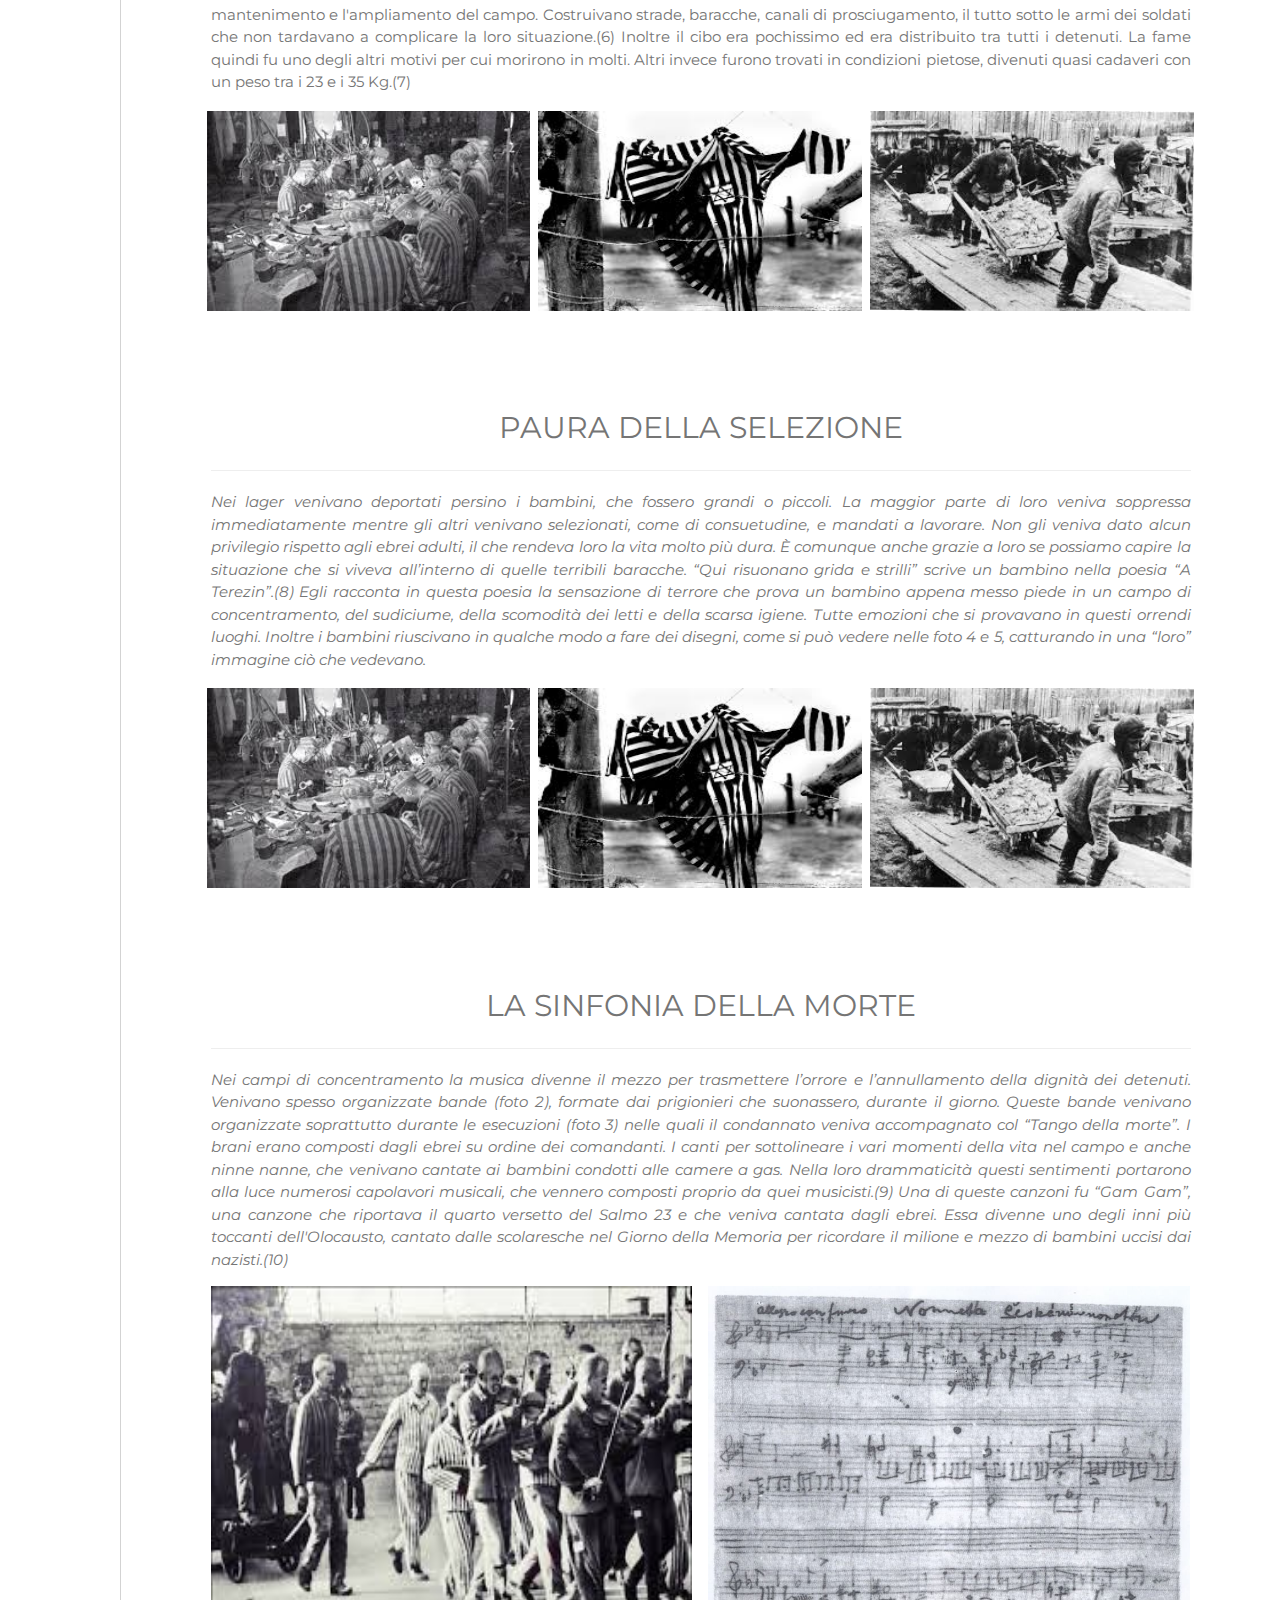
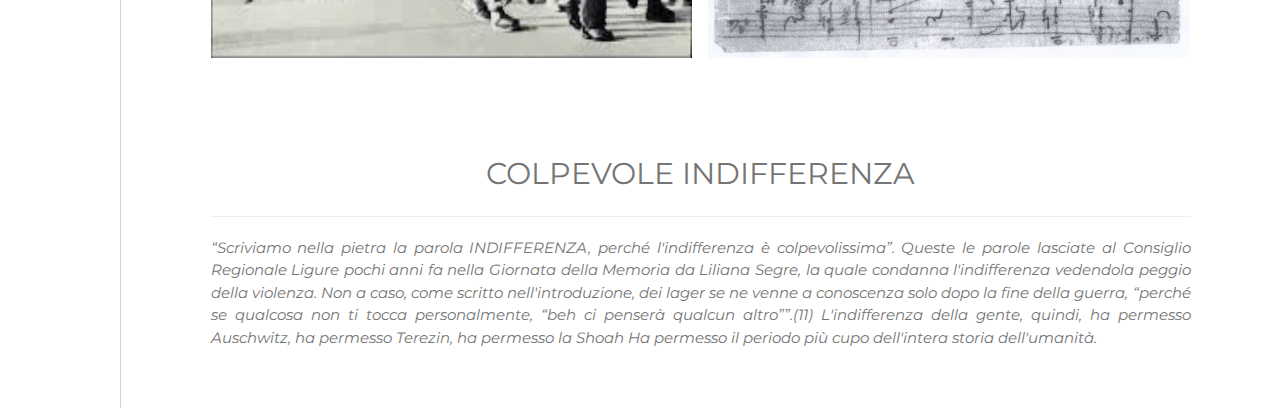
<file: modalita_e_fasi_sterminio/index.html>
<!DOCTYPE html>
<html>
    <title>Modalità e fasi di sterminio</title>
    <meta charset="UTF-8">
    <meta name="viewport" content="width=device-width, initial-scale=1">
    <link rel="stylesheet" href="../css/w3.css">
    <link rel="stylesheet" href="https://fonts.googleapis.com/css?family=Montserrat">
    <link rel="stylesheet" href="https://cdnjs.cloudflare.com/ajax/libs/font-awesome/4.7.0/css/font-awesome.min.css">
    <style>
        body, h1,h2,h3,h4,h5,h6 {
            font-family: "Montserrat", sans-serif;
        }
        .w3-row-padding img {
            margin-bottom: 12px;
        }
        /* Set the width of the sidenav to 120px */
        .w3-sidenav {
            width: 120px;background: #f1f1f1;
        }
        /* Add a left margin to the "page content" that matches the width of the sidenav (120px) */
        #main {
            margin-left: 120px;
        }
        /* Remove margins from "page content" on small screens */
        @media only screen and (max-width: 600px) {
            #main {
                margin-left: 0;
            }
        }
    </style>
    <body>

        <!-- Icon Bar (Sidenav - hidden on small screens) -->
        <nav class="w3-sidenav w3-center w3-small w3-hide-small" id='myNavbar'>
            <div class="w3-hide-medium w3-hide-large w3-opennav w3-right">
                <span class="w3-opennav w3-top w3-padding-top w3-xxlarge w3-margin-right w3-text-grey w3-hover-text-black" style="width:auto;right:0;" onclick="openNav()"><i class="fa fa-bars"></i></span>
            </div>
            <a class="w3-padding-large w3-black w3-invert" href="../index.html/">
                <i class="fa fa-arrow-left w3-xxlarge"></i>
                <p>ARGOMENTI</p>
            </a>
            <a class="w3-padding-large w3-hover-black" href="#arrivo">
                <!-- <i class="fa fa-user w3-xxlarge"></i> -->
                <p>L'ARRIVO</p>
            </a>
            <a class="w3-padding-large w3-hover-black" href="#trattamento_estremo">
                <!-- <i class="fa fa-eye w3-xxlarge"></i> -->
                <p>TRATTAMENTO ESTREMO</p>
            </a>
            <a class="w3-padding-large w3-hover-black" href="#paura_della_selezione">
                <!-- <i class="fa fa-eye w3-xxlarge"></i> -->
                <p>PAURA DELLA SELEZIONE</p>
            </a>
            <a class="w3-padding-large w3-hover-black" href="#sinfonia_della_morte">
                <!-- <i class="fa fa-user w3-xxlarge"></i> -->
                <p>SINFONIA DELLA MORTE</p>
            </a>
            <a class="w3-padding-large w3-hover-black" href="#colpevole_indifferenza">
                <!-- <i class="fa fa-eye w3-xxlarge"></i> -->
                <p>COLPEVOLE INDIFFERENZA</p>
            </a>
            <a class="w3-padding-large w3-hover-black" href="#fonti">
                <!-- <i class="fa fa-eye w3-xxlarge"></i> -->
                <p>FONTI</p>
            </a>
        </nav>

        <nav class="w3-sidenav w3-collapse w3-white w3-animate-left" style="z-index:3;width:300px;" id="mySidenav"><br>
            <div class="w3-container">
              <a href="#" onclick="w3_close()" class="w3-hide-large w3-right w3-jumbo w3-padding" title="close menu">
                <i class="fa fa-remove"></i>
              </a>
            <a href="../index.html" class="w3-text-grey w3-hover-black" onclick="w3_closeNav()">ARGOMENTI</a>
            <a href="#arrivo" class="w3-text-grey w3-hover-black" onclick="w3_closeNav()">L'arrivo nei lager</a>
            <a href="#trattamento_estremo" class="w3-text-grey w3-hover-black" onclick="w3_closeNav()">Trattamento estremo</a>
            <a href="#paura_della_selezione" class="w3-text-grey w3-hover-black" onclick="w3_closeNav()">Paura della selezione</a>
            <a href="#sinfonia_della_morte" class="w3-text-grey w3-hover-black" onclick="w3_closeNav()">Sinfonia della morte</a>
            <a href="#colpevole_indifferenza" class="w3-text-grey w3-hover-black" onclick="w3_closeNav()">Colpevole indifferenza</a>
            <a href="#fonti" class="w3-text-grey w3-hover-black" onclick="w3_closeNav()">Fonti</a>
        </nav> 
         <!--
        <div id="navDemo" class="w3-hide w3-hide-large w3-hide-medium">
            <ul class="w3-navbar w3-left-align w3-white">
                <li><a href="#about" onclick="toggleFunction()">ABOUT</a></li>
                <li><a href="#portfolio" onclick="toggleFunction()">PORTFOLIO</a></li>
                <li><a href="#contact" onclick="toggleFunction()">CONTACT</a></li>
                <li><a href="#">SEARCH</a></li>
            </ul>
        </div>-->

        <!-- ARGOMENTO 04 -->

        <div class="w3-padding-large" id="main" style="border-left: 1px solid lightgrey;">
            <!-- Header/Home -->
            <header class="w3-container w3-padding-32 w3-center" id="home">
                <h1 class="w3-jumbo">Modalità e fasi di sterminio</h1>
                <div class="w3-content w3-justify w3-text-grey">
                    <p class="w3-center" >Affrontando il grande tema della Shoah la prima, inevitabile, domanda riconduce alle motivazioni storiche dell'antisemitismo; gli ebrei, nel corso dei secoli e delle varie epoche, furono spesso oggetto e bersaglio di pregiudizi e di discriminazioni: analizziamo, di seguito, le origini antiche del diffuso sentimento antisemita.</p>
                </div>
            </header>

            <!-- SOTTOARGOMENTO 01-->
            <div class="w3-content w3-justify w3-text-grey w3-padding-16" id="arrivo">
                <h2 class="w3-center"> L’ARRIVO NEL LAGER</h2>
                <hr style="width:100%">
                <p><i>“Siamo arrivati ad Auschwitz, questo camino grande si pensava fossero fabbriche, ci siamo dette qua ci sarà da mangiare.” Questo è stato il pensiero di molti deportati tra cui Maria Komel che, ignara del vero funzionamento di quel camino, scendeva dal treno bestiame. 
                        “Uno di queste SS sapeva il serbo-croato e ci ha domandato a che religione appartenevamo e abbiamo risposto che appartenevamo alla religione cattolica. Ci ha risposto “Siete fortunate perché vedete quel fuoco? Se foste state ebree questa notte sareste andate dritte lì.”(2) 
                        Infatti  all'interno dei lager non erano internati solo gli ebrei, i quali rimanevano comunque i più perseguitati, ma anche testimoni di Geova, omosessuali, criminali comuni, asociali e zingari.(3) Ognuno di essi veniva contraddistinto da un simbolo cucito sulla casacca, come si può notare nella foto 1.(4) 
                        Inoltre i detenuti arrivati con i primi convogli dovevano dormire sul cemento o nei paglierecci.(5) 
                        Insomma, era un inferno ancora prima di metterci piede.</i>
                </p>
                <div class="w3-row-padding" style="margin:0 -16px">
                    <img src="img/arrivo.jpg" style="width:100%">
                </div>
            </div>

            <!-- SOTTOARGOMENTO 02 -->
            <div class="w3-content w3-justify w3-text-grey w3-padding-32" id="un_trattamento_estremo">
                <h2 class="w3-center"> UN TRATTAMENTO ESTREMO</h2>
                <hr style="width:100%">
                <p>I deportati nei lager erano sottoposti a condizioni estreme: le casacche erano troppo sottili per proteggere dal freddo, la biancheria non poteva essere lavata dai prigionieri e veniva cambiata quasi ogni mese. Questa mancanza d'igiene comportava la diffusione di malattie come il tifo e la scabbia. Molti malati non venivano nemmeno accettati all'ospedale per il troppo affollamento. I medici delle SS conducevano quindi selezioni tra i malati e gli internati nei blocchi. Di questi, i più deboli venivano portati nelle camere a gas oppure venivano soppressi.
                    Un altro mezzo di sterminio nei lager era soprattutto il lavoro. I detenuti erano utilizzati per il mantenimento e l'ampliamento del campo. Costruivano strade, baracche, canali di prosciugamento, il tutto sotto le armi dei soldati che non tardavano a complicare la loro situazione.(6) Inoltre il cibo era pochissimo ed era distribuito tra tutti i detenuti. La fame quindi fu uno degli altri motivi per cui morirono in molti. Altri invece furono trovati in condizioni pietose, divenuti quasi cadaveri con un peso tra i 23 e i 35 Kg.(7)

                </p>
                <div class="w3-row-padding" style="margin:0 -16px">
                    <div class="w3-col m4 l4 s4 w3-padding-tiny ">
                        <img src="img/cibo.jpg" style="width:100%; height:200px">
                    </div>
                    <div class="w3-col m4 l4 s4 w3-padding-tiny ">
                        <img src="img/casacche.jpg"  style="width:100%; height:200px">
                    </div>
                    <div class="w3-col m4 l4 s4 w3-padding-tiny ">
                        <img src="img/lavoro.jpg" style="width:100%; height:200px">
                    </div>
                </div>
            </div>

            <!SOTTOARGOMENTO 03>
            <div class="w3-content w3-justify w3-text-grey w3-padding-32" id="paura_della_selezione">
                <h2 class="w3-center"> PAURA DELLA SELEZIONE</h2>
                <hr style="width:100%">
                <p><i>
                        Nei lager venivano deportati persino i bambini,  che fossero grandi o piccoli. La maggior parte di loro veniva soppressa immediatamente mentre gli altri venivano selezionati, come di consuetudine, e mandati a lavorare. Non gli veniva dato alcun privilegio rispetto agli ebrei adulti, il che rendeva loro la vita molto più dura. È comunque anche grazie a loro se possiamo capire la situazione che si viveva all’interno di quelle terribili baracche.
                        “Qui risuonano grida e strilli” scrive un bambino nella poesia “A Terezin”.(8) Egli racconta in questa poesia la sensazione di terrore che prova un bambino appena messo piede in un campo di concentramento, del sudiciume, della scomodità dei letti e della scarsa igiene. Tutte emozioni che si provavano in questi orrendi luoghi. Inoltre i bambini riuscivano in qualche modo a fare dei disegni, come si può vedere nelle foto 4 e 5, catturando in una “loro” immagine ciò che vedevano.
                    </i>
                </p>
                <div class="w3-row-padding" style="margin:0 -16px">
                    <div class="w3-col m4 l4 s4 w3-padding-tiny">
                        <img src="img/cibo.jpg" style="width:100%; height:200px">
                    </div>
                    <div class="w3-col m4 l4 s4 w3-padding-tiny">
                        <img src="img/casacche.jpg"  style="width:100%; height:200px">
                    </div>
                    <div class="w3-col m4 l4 s4 w3-padding-tiny">
                        <img src="img/lavoro.jpg" style="width:100%; height:200px">
                    </div>
                </div>
            </div>

            <!SOTTOARGOMENTO 04>
            <div class="w3-content w3-justify w3-text-grey w3-padding-32" id="creazione-stereotipo">
                <h2 class="w3-center">LA SINFONIA DELLA MORTE</h2>
                <hr style="width:100%">
                <p><i>Nei campi di concentramento la musica divenne il mezzo per trasmettere l’orrore e l’annullamento della dignità dei detenuti. Venivano spesso organizzate bande (foto 2), formate dai prigionieri che suonassero, durante il giorno. Queste bande venivano organizzate soprattutto durante le esecuzioni (foto 3) nelle quali il condannato veniva accompagnato col “Tango della morte”.
                        I brani erano composti dagli ebrei su ordine dei comandanti. I canti per sottolineare i vari momenti della vita nel campo e anche ninne nanne, che venivano cantate ai bambini condotti alle camere a gas. Nella loro drammaticità questi sentimenti portarono alla luce numerosi capolavori musicali, che vennero composti proprio da quei musicisti.(9) Una di queste canzoni fu “Gam Gam”, una canzone che riportava il quarto versetto del Salmo 23 e che veniva cantata dagli ebrei. Essa divenne uno degli inni più toccanti dell'Olocausto, cantato dalle scolaresche nel Giorno della Memoria per ricordare il milione e mezzo di bambini uccisi dai nazisti.(10)
                    </i>
                </p>
                <div class="w3-row-padding" style="margin:0 -16px">
                    <div class="w3-half">
                        <img src="img/musica.jpg" style="width:100%;height:372px">
                    </div>
                    <div class="w3-half">
                        <img src="img/Sinfoniac.jpg"  style="width:100%;height:372px">
                    </div>
                </div>
            </div>


            <!-- SOTTOARGOMENTO 05-->
            <div class="w3-content w3-justify w3-text-grey w3-padding-32" id="creazione-stereotipo">
                <h2 class="w3-center">COLPEVOLE INDIFFERENZA</h2>
                <hr style="width:100%">
                <p><i> “Scriviamo nella pietra la parola INDIFFERENZA, perché l'indifferenza è colpevolissima”. Queste le parole lasciate al Consiglio Regionale Ligure pochi anni fa nella Giornata della Memoria da Liliana Segre, la quale condanna l'indifferenza vedendola peggio della violenza. Non a caso, come scritto nell'introduzione, dei lager se ne venne a conoscenza solo dopo la fine della guerra, “perché se qualcosa non ti tocca personalmente, “beh ci penserà qualcun altro””.(11) L'indifferenza della gente, quindi, ha permesso Auschwitz, ha permesso Terezin, ha permesso la Shoah
                        Ha permesso il periodo più cupo dell'intera storia dell'umanità.

                    </i>

                </p>
            </div>

            <!--
                <div class="w3-section">
                    <p><i class="fa fa-map-marker fa-fw  w3-xxlarge w3-margin-right"></i> Maurizio Ghiretti, storia dell’antigiudaismo e dell’antisemitismo</p>
                    <p><i class="fa fa-phone fa-fw  w3-xxlarge w3-margin-right"></i>  www.biblio.org/documenti-tabella</p>
                    <p><i class="fa fa-envelope fa-fw  w3-xxlarge w3-margin-right"> </i> L’antisemitismo cristiano ha origini pagane, Paolo Mieli, Corriere della Sera, 04 ottobre 2009</p>
                </div><br>
            </div> -->
        </div>
        <script>
// Script to open and close sidenav
function w3_open() {
    document.getElementById("mySidenav").style.display = "block";
    document.getElementById("myOverlay").style.display = "block";
}
 
function w3_close() {
    document.getElementById("mySidenav").style.display = "none";
    document.getElementById("myOverlay").style.display = "none";
}
</script>

    </body>
</html>
</file>
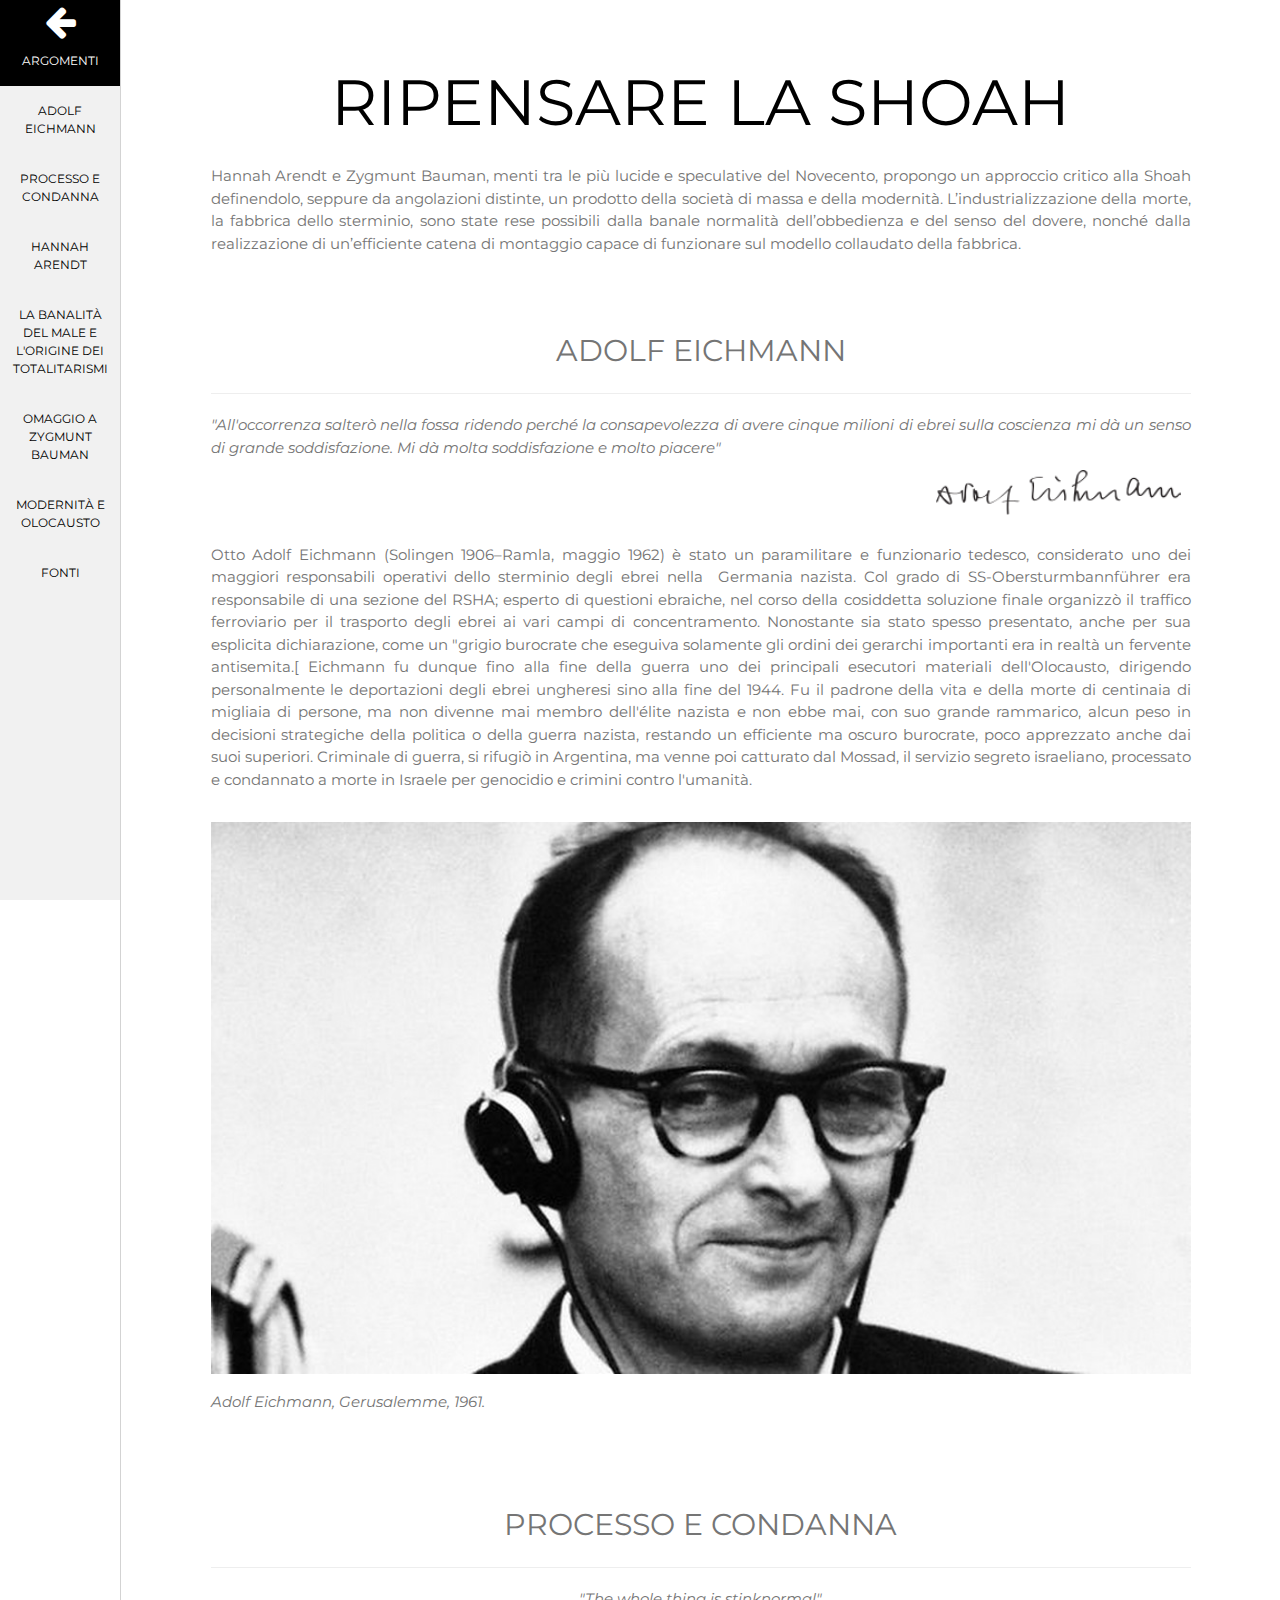
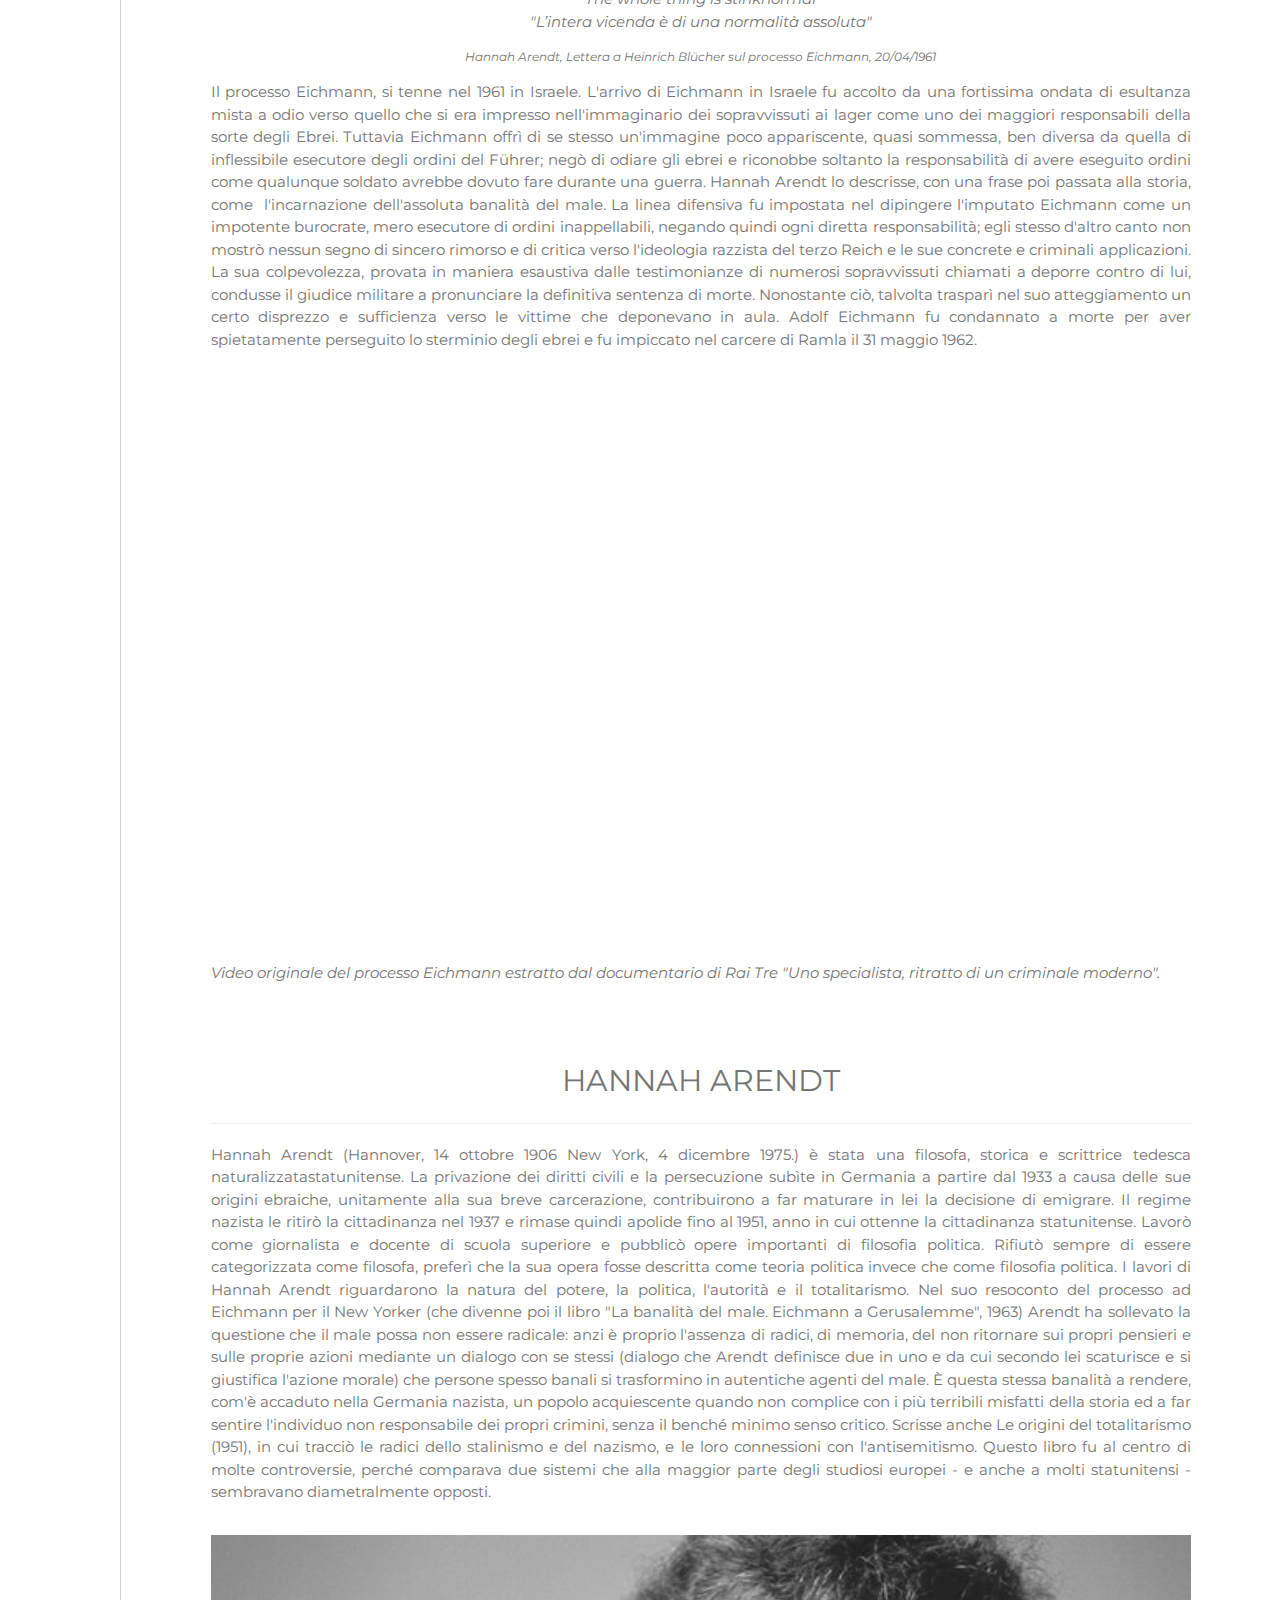
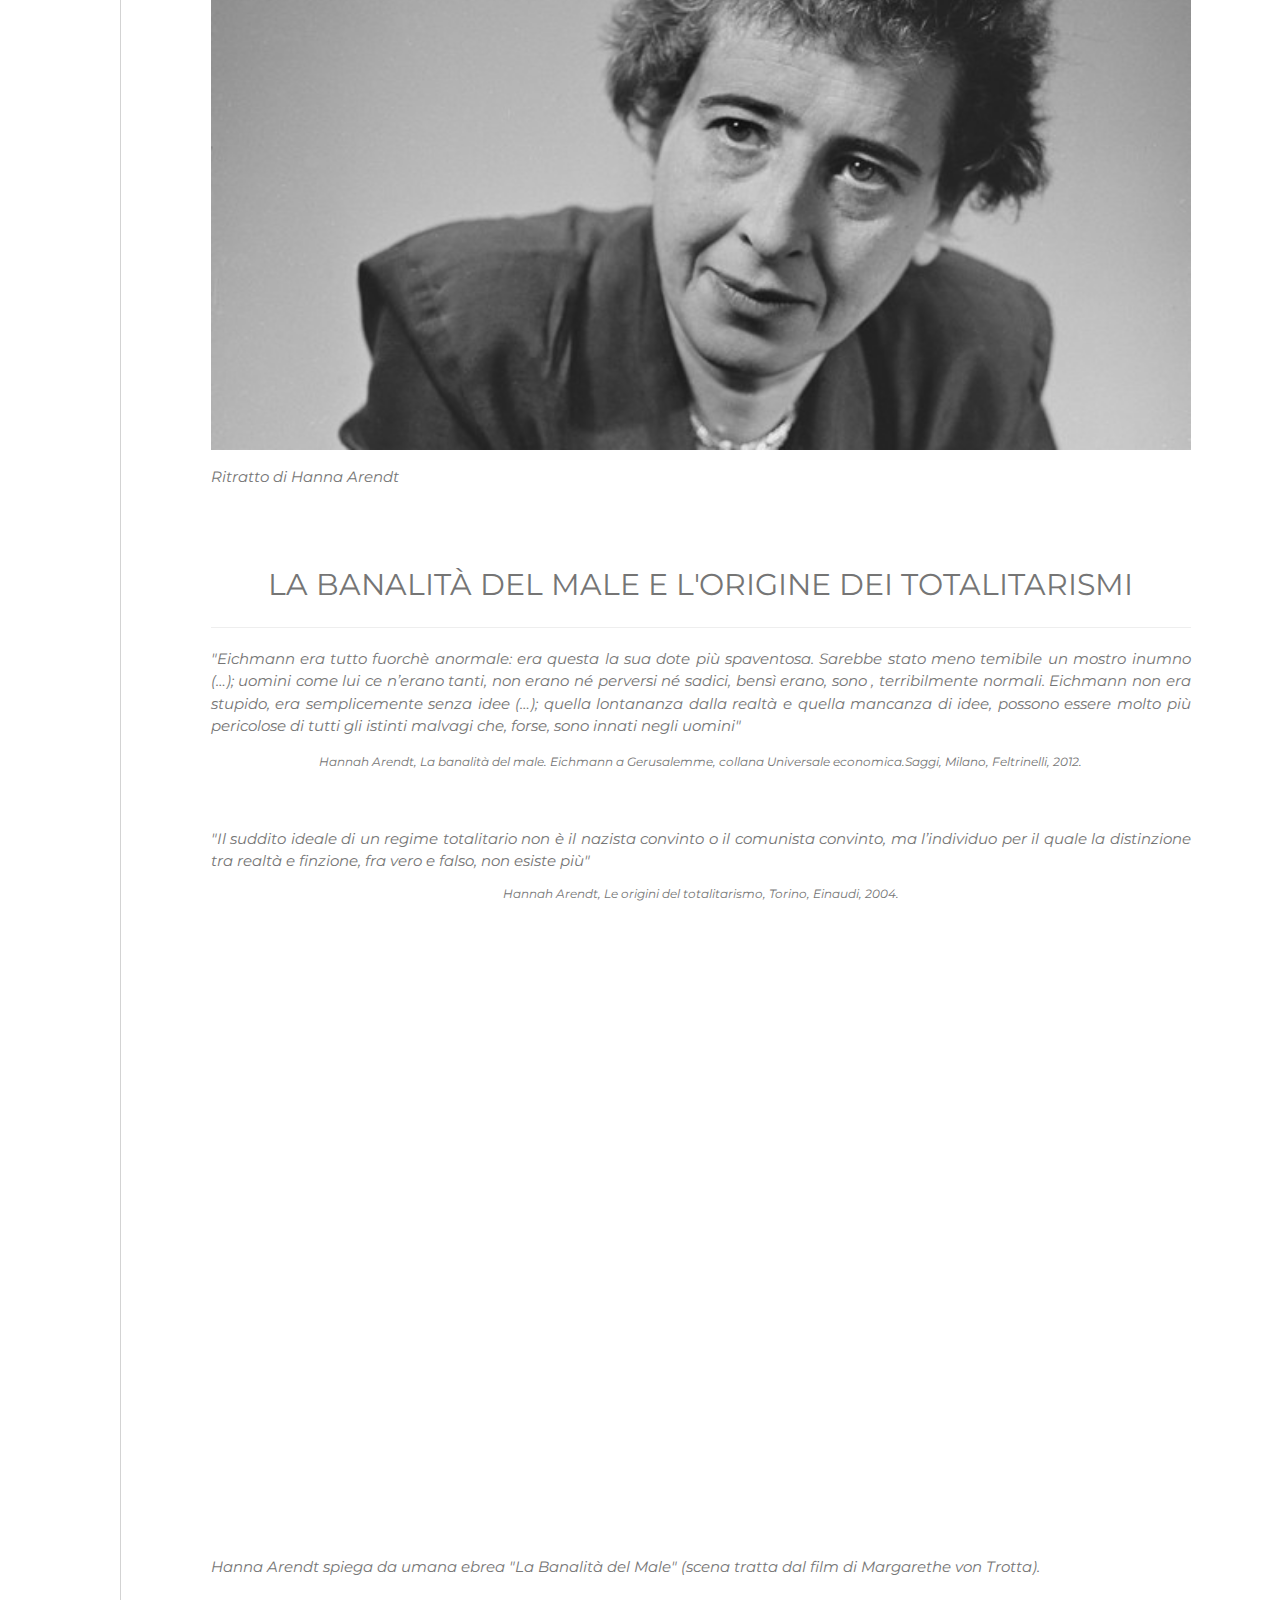
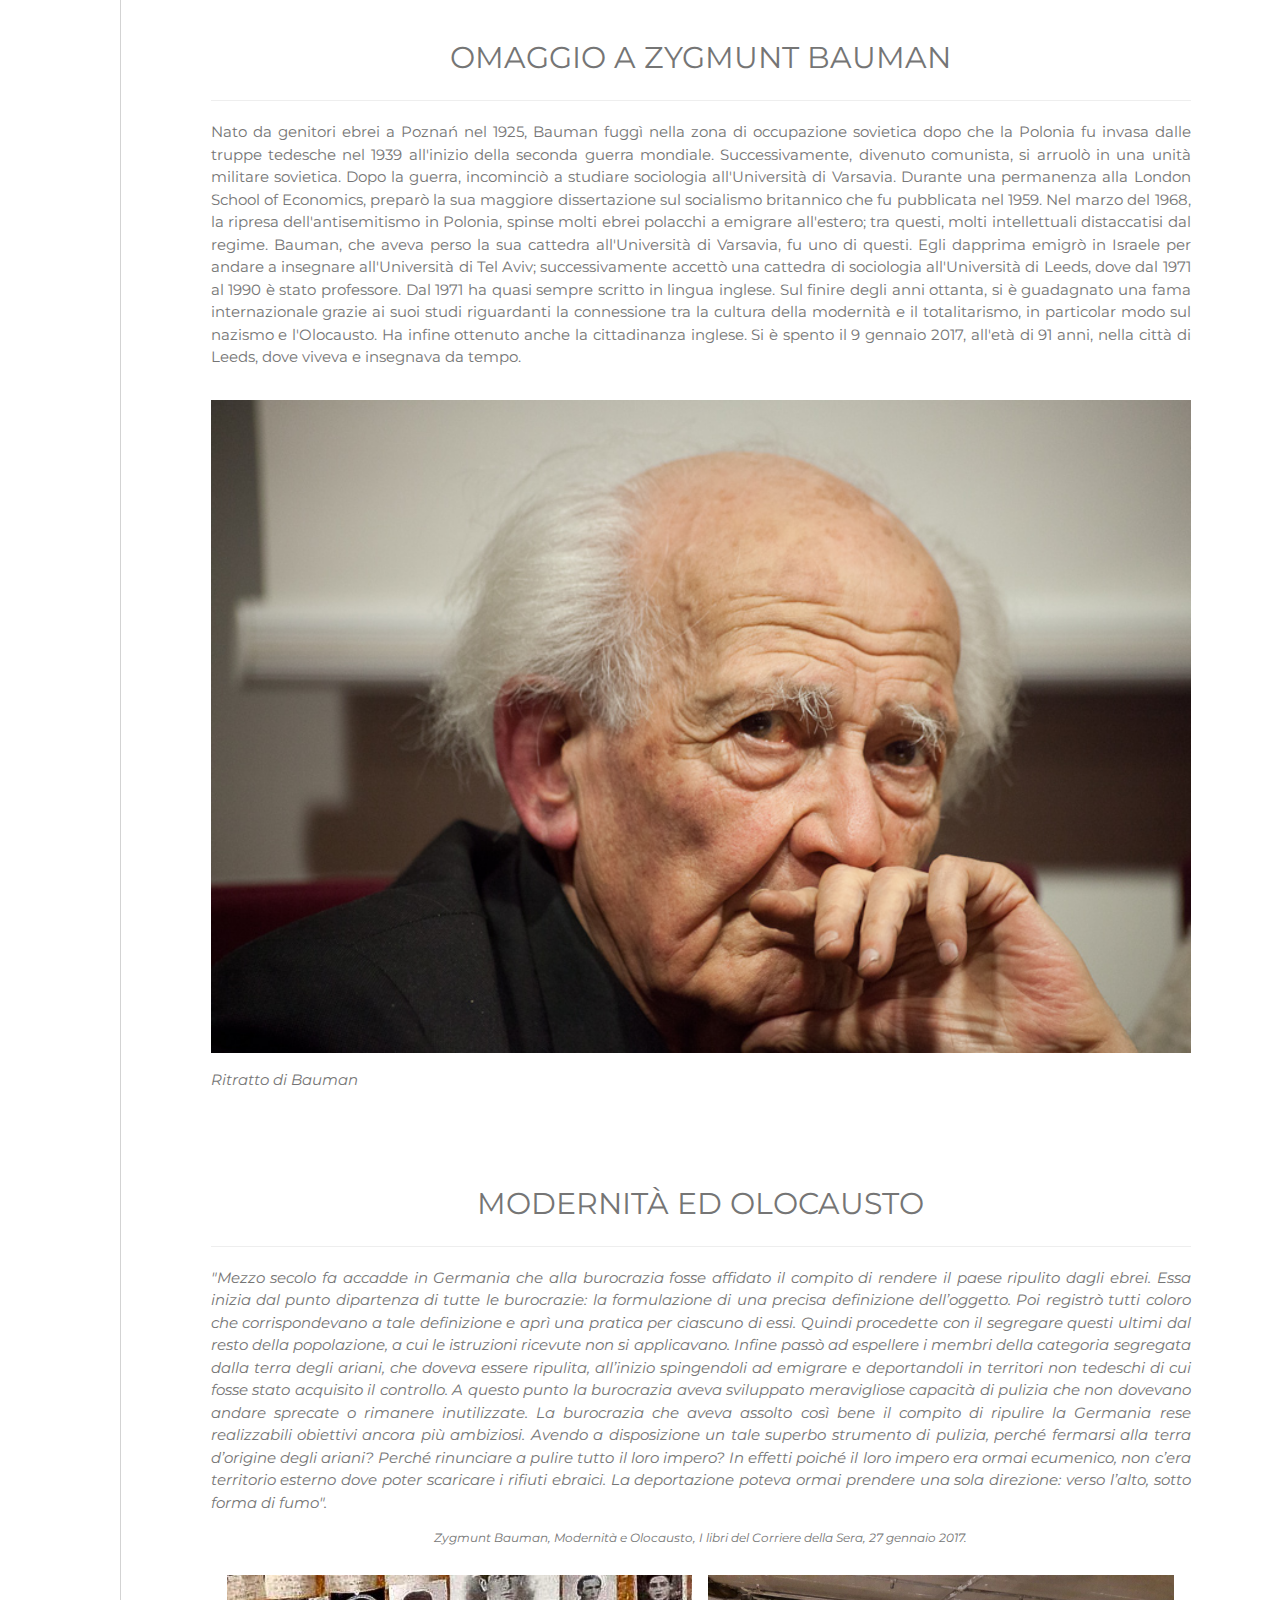
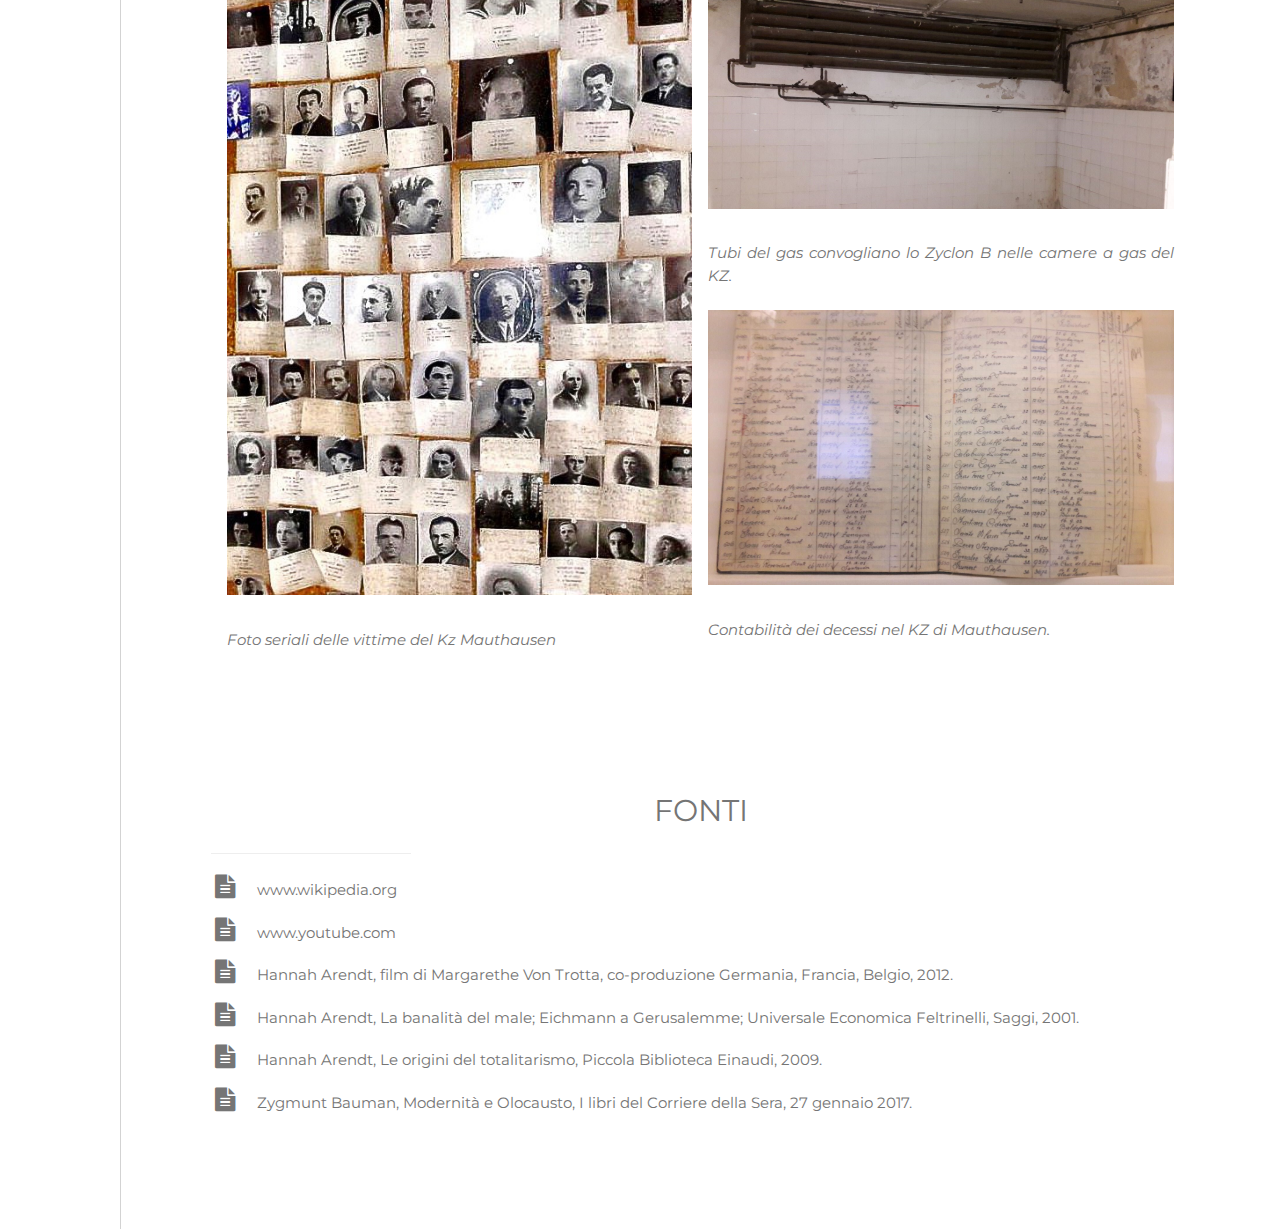
<file: ripensare_la_shoah/index.html>
<!DOCTYPE html>
<html>
    <head>
        <title>Ripensare la Shoah</title>
        <meta charset="UTF-8">
        <meta name="viewport" content="width=device-width, initial-scale=1">
        <link rel="stylesheet" href="../css/w3.css">
        <link rel="stylesheet" href="https://fonts.googleapis.com/css?family=Montserrat">
        <link rel="stylesheet" href="https://cdnjs.cloudflare.com/ajax/libs/font-awesome/4.7.0/css/font-awesome.min.css">
        <style>
            body, h1,h2,h3,h4,h5,h6 {
                font-family: "Montserrat", sans-serif;
            }
            .w3-row-padding img {
                margin-bottom: 12px;
            }
            /* Set the width of the sidenav to 120px */
            .w3-sidenav {
                width: 120px;background: #f1f1f1;
            }
            /* Add a left margin to the "page content" that matches the width of the sidenav (120px) */
            #main {
                margin-left: 120px;
            }
            /* Remove margins from "page content" on small screens */
            @media only screen and (max-width: 600px) {
                #main {
                    margin-left: 0;
                }
            }
            .video {
                height: 0;
                overflow: hidden;
                padding-bottom: 56.25%;
                padding-top: 30px;
                position: relative;
            }
            .video iframe,
            .video object,
            .video embed {
                height: 100%;
                left: 0;
                position: absolute;
                top: 0;
                width: 100%;
            }
        </style>

        <script>
            (function (i, s, o, g, r, a, m) {
                i['GoogleAnalyticsObject'] = r;
                i[r] = i[r] || function () {
                    (i[r].q = i[r].q || []).push(arguments)
                }, i[r].l = 1 * new Date();
                a = s.createElement(o),
                        m = s.getElementsByTagName(o)[0];
                a.async = 1;
                a.src = g;
                m.parentNode.insertBefore(a, m)
            })(window, document, 'script', 'https://www.google-analytics.com/analytics.js', 'ga');

            ga('create', 'UA-92290876-1', 'auto');
            ga('send', 'pageview');

        </script>
        <script async src="//pagead2.googlesyndication.com/pagead/js/adsbygoogle.js"></script>
        <script>
          (adsbygoogle = window.adsbygoogle || []).push({
            google_ad_client: "ca-pub-2373015770790498",
            enable_page_level_ads: true
          });
        </script>

    </head>
    <body>

        <!-- Icon Bar (Sidenav - hidden on small screens) -->
        <nav class="w3-sidenav w3-center w3-small w3-hide-small">
            <!-- Avatar image in top left corner -->

            <a class="w3-padding-small w3-black w3-invert" href="/#argomenti">
                <i class="fa fa-arrow-left w3-xxlarge"></i>
                <p>ARGOMENTI</p>
            </a>
            <a class="w3-padding-small w3-hover-black" href="#1">
                <!-- <i class="fa fa-user w3-xxlarge"></i> -->
                <p>ADOLF EICHMANN</p>
            </a>
            <a class="w3-padding-small w3-hover-black" href="#2">
                <!-- <i class="fa fa-eye w3-xxlarge"></i> -->
                <p>PROCESSO E CONDANNA</p>
            </a>
            <a class="w3-padding-small w3-hover-black" href="#3">
                <!-- <i class="fa fa-eye w3-xxlarge"></i> -->
                <p>HANNAH ARENDT</p>
            </a>
            <a class="w3-padding-small w3-hover-black" href="#4">
                <!-- <i class="fa fa-user w3-xxlarge"></i> -->
                <p>LA BANALIT&Agrave; DEL MALE E L'ORIGINE DEI TOTALITARISMI</p>
            </a>
            <a class="w3-padding-small w3-hover-black" href="#5">
                <!-- <i class="fa fa-eye w3-xxlarge"></i> -->
                <p>OMAGGIO A ZYGMUNT BAUMAN</p>
            </a>
            <a class="w3-padding-small w3-hover-black" href="#6">
                <!-- <i class="fa fa-eye w3-xxlarge"></i> -->
                <p>MODERNIT&Agrave; E OLOCAUSTO</p>
            </a>
            <a class="w3-padding-small w3-hover-black" href="#fonti">
                <!-- <i class="fa fa-eye w3-xxlarge"></i> -->
                <p>FONTI</p>
            </a>
        </nav>

        <!-- Navbar on small screens (Hidden on medium and large screens) -->
        <div class="w3-top w3-hide-large w3-hide-medium" id="myNavbar">
            <ul class="w3-navbar w3-black w3-opacity w3-hover-opacity-off w3-center w3-small">
                <li class="w3-left" style="width:25% !important"><a href="/#argomenti">HOME</a></li>
                <li class="w3-left" style="width:25% !important"><a href="#1">ADOLF EICHMANN</a></li>
                <li class="w3-left" style="width:25% !important"><a href="#2">PROCESSO E CONDANNA</a></li>
                <li class="w3-left" style="width:25% !important"><a href="#3">HANNAH ARENDT</a></li>
                <li class="w3-left" style="width:25% !important"><a href="#4">LA BANALIT&Agrave; DEL MALE E L'ORIGINE DEI TOTALITARISMI</a></li>
                <li class="w3-left" style="width:25% !important"><a href="#5">OMAGGIO A ZYGMUNT BAUMAN</a></li>
                <li class="w3-left" style="width:25% !important"><a href="#6">MODERNIT&Agrave; E OLOCAUSTO</a></li>
                <li class="w3-left" style="width:25% !important"><a href="#fonti">FONTI</a></li>
            </ul>
        </div>

        <!-- ARGOMENTO 06 --> 

        <div class="w3-padding-large" id="main" style="border-left: 1px solid lightgrey;">
            <!-- Header/Home -->
            <header class="w3-container w3-padding-32 w3-center" id="home">
                <h1 class="w3-jumbo">RIPENSARE LA SHOAH</h1>
                <div class="w3-content w3-justify w3-text-grey">
                    <p class="w3-justify" >Hannah Arendt e Zygmunt Bauman, menti tra le pi&ugrave; lucide e speculative del Novecento,
                        propongo un approccio critico alla Shoah definendolo, seppure da angolazioni 
                        distinte, un prodotto della societ&agrave; di massa e della modernit&agrave;. 
                        L’industrializzazione della morte, la fabbrica dello sterminio, sono state rese
                        possibili dalla banale normalit&agrave; dell’obbedienza e del senso del dovere, nonché 
                        dalla realizzazione di un’efficiente catena di montaggio capace di funzionare sul
                        modello collaudato della fabbrica.</p>
                </div>
            </header>

            <!-- SOTTOARGOMENTO 01-->
            <div class="w3-content w3-justify w3-text-grey w3-padding-16" id="1">
                <h2 class="w3-center">ADOLF EICHMANN</h2>
                <hr style="width:100%">
                <p><i>"All'occorrenza salter&ograve; nella fossa ridendo perché la consapevolezza di avere 
                        cinque milioni di ebrei sulla coscienza mi d&agrave; un senso di grande soddisfazione. 
                        Mi d&agrave; molta soddisfazione e molto piacere"</i></p>
                <div class="w3-padding-16 w3-content" id="photos">
                    <img src="img/adolf.jpg" style="width:25%;float:right;margin: -20px 10px 10px 0px">    
                </div>

                <p><br>Otto Adolf Eichmann (Solingen 1906–Ramla, maggio 1962) &egrave; stato un paramilitare e funzionario 
                    tedesco, considerato uno dei maggiori responsabili operativi dello sterminio degli ebrei nella
                     Germania nazista.
                    Col grado di SS-Obersturmbannführer era responsabile di una sezione del RSHA; esperto di questioni
                    ebraiche, nel corso della cosiddetta soluzione finale organizz&ograve; il traffico ferroviario per il trasporto
                    degli ebrei ai vari campi di concentramento. Nonostante sia stato spesso presentato, anche per sua 
                    esplicita dichiarazione, come un "grigio burocrate che eseguiva solamente gli ordini dei gerarchi 
                    importanti era in realt&agrave; un fervente antisemita.[ Eichmann fu dunque fino alla fine della guerra uno 
                    dei principali esecutori materiali dell'Olocausto, dirigendo personalmente le deportazioni degli ebrei 
                    ungheresi sino alla fine del 1944. Fu il  padrone della vita e della morte di centinaia di migliaia di
                    persone, ma non divenne mai membro dell'élite nazista e non ebbe mai, con suo grande rammarico, alcun peso
                    in decisioni strategiche della politica o della guerra nazista, restando un efficiente ma oscuro burocrate,
                    poco apprezzato anche dai suoi superiori.
                    Criminale di guerra,  si rifugi&ograve; in Argentina, ma venne poi catturato dal Mossad, il servizio segreto israeliano,
                    processato e condannato a morte in Israele per genocidio e crimini contro l'umanit&agrave;.
                </p>
                <div class="w3-padding-16 w3-content" id="photos">
                    <img src="img/eichmann.jpeg" style="width:100%">
                    <p><i>Adolf Eichmann, Gerusalemme, 1961.</i></p>
                </div>


            </div>

            <!-- SOTTOARGOMENTO 02 -->
            <div class="w3-content w3-justify w3-text-grey w3-padding-32" id="2">
                <h2 class="w3-center">PROCESSO E CONDANNA</h2>
                <hr style="width:100%">
                <p class="w3-center"><i>"The whole thing is stinknormal"<br>
                        "L’intera vicenda &egrave; di una normalit&agrave; assoluta"</i><br></p>

                <p class="w3-center" style='font-size: 12px; font-style: italic'>
                    Hannah Arendt, Lettera a Heinrich Blücher sul processo Eichmann, 20/04/1961<br>
                </p>
                <p>
                    Il processo Eichmann, si tenne nel 1961 in Israele.
                    L'arrivo di Eichmann in Israele fu accolto da una fortissima ondata di esultanza 
                    mista a odio verso quello che si era impresso nell'immaginario dei sopravvissuti 
                    ai lager come uno dei maggiori responsabili della sorte degli Ebrei. Tuttavia 
                    Eichmann offr&igrave; di se stesso un'immagine poco appariscente, quasi sommessa, ben 
                    diversa da quella di inflessibile esecutore degli ordini del Führer; neg&ograve; di 
                    odiare gli ebrei e riconobbe soltanto la responsabilit&agrave; di avere eseguito ordini 
                    come qualunque soldato avrebbe dovuto fare durante una guerra.
                    Hannah Arendt lo descrisse, con una frase poi passata alla storia, come 
                    l'incarnazione dell'assoluta banalit&agrave; del male.
                    La linea difensiva fu impostata nel dipingere l'imputato Eichmann come un 
                    impotente burocrate, mero esecutore di ordini inappellabili, negando quindi 
                    ogni diretta responsabilit&agrave;; egli stesso d'altro canto non mostr&ograve; nessun segno
                    di sincero rimorso e di critica verso l'ideologia razzista del terzo Reich e le
                    sue concrete e criminali applicazioni. La sua colpevolezza, provata in maniera 
                    esaustiva dalle testimonianze di numerosi sopravvissuti chiamati a deporre contro
                    di lui, condusse il giudice militare a pronunciare la definitiva sentenza di morte.
                    Nonostante ci&ograve;, talvolta traspar&igrave; nel suo atteggiamento un certo disprezzo e 
                    sufficienza verso le vittime che deponevano in aula. 
                    Adolf Eichmann fu condannato a morte per aver spietatamente perseguito lo 
                    sterminio degli ebrei e fu impiccato nel carcere di Ramla il 31 maggio 1962.
                </p>
                <div class="w3-center video">
                    <iframe  width="854" height="480" src="https://www.youtube.com/embed/AL-BqsKx9As" frameborder="0" allowfullscreen></iframe>
                </div>
                <p><i>Video originale del processo Eichmann estratto dal documentario di Rai Tre "Uno specialista, ritratto di un criminale moderno".</i></p>
            </div>

            <!-- SOTTOARGOMENTO 03-->
            <div class="w3-content w3-justify w3-text-grey w3-padding-16" id="3">
                <h2 class="w3-center">HANNAH ARENDT</h2>
                <hr style="width:100%">
                <p>Hannah Arendt (Hannover, 14 ottobre 1906 New York, 4 dicembre 1975.) &egrave; stata una filosofa, 
                    storica e scrittrice tedesca naturalizzatastatunitense. La privazione dei diritti civili 
                    e la persecuzione sub&igrave;te in Germania a partire dal 1933 a causa delle sue origini ebraiche,
                    unitamente alla sua breve carcerazione, contribuirono a far maturare in lei la decisione di
                    emigrare. Il regime nazista le ritir&ograve; la cittadinanza nel 1937 e rimase quindi apolide fino 
                    al 1951, anno in cui ottenne la cittadinanza statunitense.
                    Lavor&ograve; come giornalista e docente di scuola superiore e pubblic&ograve; opere importanti di filosofia
                    politica. Rifiut&ograve; sempre di essere categorizzata come filosofa, prefer&igrave; che la sua opera 
                    fosse descritta come teoria politica invece che come filosofia politica.
                    I lavori di Hannah Arendt riguardarono la natura del potere, la politica, l'autorit&agrave; e il 
                    totalitarismo.
                    Nel suo resoconto del processo ad Eichmann per il New Yorker (che divenne poi il libro "La
                    banalit&agrave; del male. Eichmann a Gerusalemme", 1963) Arendt ha sollevato la questione che il male
                    possa non essere radicale: anzi &egrave; proprio l'assenza di radici, di memoria, del non ritornare
                    sui propri pensieri e sulle proprie azioni mediante un dialogo con se stessi (dialogo che Arendt
                    definisce due in uno e da cui secondo lei scaturisce e si giustifica l'azione morale) che persone
                    spesso banali si trasformino in autentiche agenti del male. È questa stessa banalit&agrave; a rendere,
                    com'&egrave; accaduto nella Germania nazista, un popolo acquiescente quando non complice con i pi&ugrave;
                    terribili misfatti della storia ed a far sentire l'individuo non responsabile dei propri 
                    crimini, senza il benché minimo senso critico.
                    Scrisse anche Le origini del totalitarismo (1951), in cui tracci&ograve; le radici dello stalinismo 
                    e del nazismo, e le loro connessioni con l'antisemitismo. Questo libro fu al centro di molte 
                    controversie, perché comparava due sistemi che alla maggior parte degli studiosi europei - e 
                    anche a molti statunitensi - sembravano diametralmente opposti.
                </p>
                <div class="w3-padding-16 w3-content"  id="photos">
                    <img src="img/hannaarendt.jpg" style="width:100%">

                    <p><i>Ritratto di Hanna Arendt</i></p>
                </div>
            </div>

            <!-- SOTTOARGOMENTO 04-->
            <div class="w3-content w3-justify w3-text-grey w3-padding-16" id="4">
                <h2 class="w3-center">LA BANALIT&Agrave; DEL MALE E L'ORIGINE DEI TOTALITARISMI</h2>
                <hr style="width:100%">
                <p><i>"Eichmann era tutto fuorch&egrave; anormale: era questa la sua dote pi&ugrave; spaventosa. Sarebbe stato meno 
                        temibile un mostro inumno (…); uomini come lui ce n’erano tanti, non erano né perversi né sadici,
                        bens&igrave; erano, sono , terribilmente normali. Eichmann non era stupido, era semplicemente senza idee
                        (…); quella lontananza dalla realt&agrave; e quella mancanza di idee, possono essere molto pi&ugrave; 
                        pericolose di tutti gli istinti malvagi che, forse, sono innati negli uomini"</i><br>
                </p>
                <p class="w3-center" style='font-size: 12px; font-style: italic'>
                    Hannah Arendt, La banalit&agrave; del male. Eichmann a Gerusalemme, collana Universale economica.Saggi,
                    Milano, Feltrinelli, 2012.</p><br><br>
                <i>"Il suddito ideale di un regime totalitario non &egrave; il nazista convinto o il comunista convinto, ma
                    l’individuo per il quale la distinzione tra realt&agrave; e finzione, fra vero e falso, non esiste pi&ugrave;" </i><br>
                <p class="w3-center" style='font-size: 12px; font-style: italic'>
                    Hannah Arendt, Le origini del totalitarismo, Torino, Einaudi, 2004.
                </p><br><br>
                <div class="w3-center video">
                    <iframe width="854" height="480" src="https://www.youtube.com/embed/PEFP73paZ-I" frameborder="0" allowfullscreen></iframe>  
                </div>
                <p><i> Hanna Arendt spiega da umana ebrea "La Banalit&agrave; del Male" (scena tratta dal film di Margarethe von Trotta).</i></p>
            </div>

            <!-- SOTTOARGOMENTO 05-->
            <div class="w3-content w3-justify w3-text-grey w3-padding-16" id="5">
                <h2 class="w3-center">OMAGGIO A ZYGMUNT BAUMAN</h2>
                <hr style="width:100%">
                <p>Nato da genitori ebrei a Poznań nel 1925, Bauman fugg&igrave; nella zona di occupazione sovietica dopo che
                    la Polonia fu invasa dalle truppe tedesche nel 1939 all'inizio della seconda guerra mondiale. 
                    Successivamente, divenuto comunista, si arruol&ograve; in una unit&agrave; militare sovietica. Dopo la guerra,
                    incominci&ograve; a studiare sociologia all'Universit&agrave; di Varsavia. Durante una permanenza alla London 
                    School of Economics, prepar&ograve; la sua maggiore dissertazione sul socialismo britannico che fu
                    pubblicata nel 1959.
                    Nel marzo del 1968, la ripresa dell'antisemitismo in Polonia, spinse molti ebrei polacchi a 
                    emigrare all'estero; tra questi, molti intellettuali distaccatisi dal regime. Bauman, che aveva
                    perso la sua cattedra all'Universit&agrave; di Varsavia, fu uno di questi. Egli dapprima emigr&ograve; in 
                    Israele per andare a insegnare all'Universit&agrave; di Tel Aviv; successivamente accett&ograve; una cattedra 
                    di sociologia all'Universit&agrave; di Leeds, dove dal 1971 al 1990 &egrave; stato professore. Dal 1971 ha quasi
                    sempre scritto in lingua inglese. Sul finire degli anni ottanta, si &egrave; guadagnato una fama 
                    internazionale grazie ai suoi studi riguardanti la connessione tra la cultura della modernit&agrave; e
                    il totalitarismo, in particolar modo sul nazismo e l'Olocausto. Ha infine ottenuto anche la 
                    cittadinanza inglese.
                    Si &egrave; spento il 9 gennaio 2017, all'et&agrave; di 91 anni, nella citt&agrave; di Leeds, dove viveva e insegnava 
                    da tempo.

                </p>
                <div class="w3-padding-16 w3-content"  id="photos">
                    <img src="img/Bauman.jpg" style="width:100%">
                    <p><i>Ritratto di Bauman</i></p>
                </div>
            </div>

            <!-- SOTTOARGOMENTO 0 -->
            <div class="w3-content w3-justify w3-text-grey w3-padding-32" id="6">
                <h2 class="w3-center">MODERNIT&Agrave; ED OLOCAUSTO</h2>
                <hr style="width:100%">
                <p><i>"Mezzo secolo fa accadde in Germania che alla burocrazia fosse affidato il compito di rendere
                        il paese ripulito dagli ebrei. Essa inizia dal punto dipartenza di tutte le burocrazie: la 
                        formulazione di una precisa definizione dell’oggetto. Poi registr&ograve; tutti coloro che 
                        corrispondevano a tale definizione e apr&igrave; una pratica per ciascuno di essi. Quindi procedette
                        con il segregare questi ultimi dal resto della popolazione, a cui le istruzioni ricevute non 
                        si applicavano. Infine pass&ograve; ad espellere i membri della categoria segregata dalla terra degli
                        ariani, che doveva essere ripulita, all’inizio spingendoli ad emigrare e deportandoli in 
                        territori non tedeschi di cui fosse stato acquisito il controllo. A questo punto la burocrazia
                        aveva sviluppato meravigliose capacit&agrave; di pulizia che non dovevano andare sprecate o rimanere
                        inutilizzate. La burocrazia che aveva assolto cos&igrave; bene il compito di ripulire la Germania 
                        rese realizzabili obiettivi ancora pi&ugrave; ambiziosi. Avendo a disposizione un tale superbo 
                        strumento di pulizia, perché fermarsi alla terra d’origine degli ariani? Perché rinunciare
                        a pulire tutto il loro impero? In effetti poiché il loro impero era ormai ecumenico, non c’era
                        territorio esterno dove poter scaricare i rifiuti ebraici. La deportazione poteva ormai 
                        prendere una sola direzione: verso l’alto, sotto forma di fumo".</i>
                </p>
                <p class="w3-center" style='font-size: 12px; font-style: italic'>
                    Zygmunt Bauman, Modernit&agrave; e Olocausto, I libri del Corriere della Sera, 27 gennaio 2017.
                </p>
                <div class="w3-row-padding">
                    <div class="w3-col s6 m6 l6">
                        <div class="w3-padding-16 w3-content" id="photos">
                            <img src="img/foto-vittime.jpg" style="width:100%">
                            <p><i>Foto seriali delle vittime del Kz Mauthausen </i></p>
                        </div>
                    </div>
                    <div class="w3-col s6 m6 l6">
                        <div class="w3-padding-16 w3-content" id="photos">
                            <img src="img/tubi.jpg" style="width:100%">
                            <p><i> Tubi del gas convogliano lo Zyclon B nelle camere a gas del KZ.
                                </i></p>
                            <div class="w3-padding-8 w3-content" id="photos">
                                <img src="img/registri.jpg" style="width:100%">
                                <p><i>Contabilit&agrave; dei decessi nel KZ di Mauthausen.
                                    </i></p>
                            </div>
                        </div>
                    </div>

                </div>


            </div>


            <div class="w3-padding-64 w3-content w3-text-grey" id="fonti">
                <h2 class="w3-center">FONTI</h2>
                <hr style="width:200px">

                <div class="w3-section">
                    <p><i class="fa fa-file-text fa-fw  w3-xlarge w3-margin-right"></i>www.wikipedia.org</p>
                    <p><i class="fa fa-file-text fa-fw  w3-xlarge w3-margin-right"></i>www.youtube.com</p>
                    <p><i class="fa fa-file-text fa-fw  w3-xlarge w3-margin-right"></i>Hannah Arendt, film di Margarethe Von Trotta, co-produzione Germania, Francia, Belgio, 2012.</p>
                    <p><i class="fa fa-file-text fa-fw  w3-xlarge w3-margin-right"></i>Hannah Arendt, La banalità del male; Eichmann a Gerusalemme; Universale Economica Feltrinelli, Saggi, 2001.</p>
                    <p><i class="fa fa-file-text fa-fw  w3-xlarge w3-margin-right"></i>Hannah Arendt, Le origini del totalitarismo, Piccola Biblioteca Einaudi, 2009.</p>
                    <p><i class="fa fa-file-text fa-fw  w3-xlarge w3-margin-right"></i>Zygmunt Bauman, Modernità e Olocausto, I libri del Corriere della Sera, 27 gennaio 2017.</p>
                </div><br>
            </div> 
        </div>
    </body>
</html>
</file>
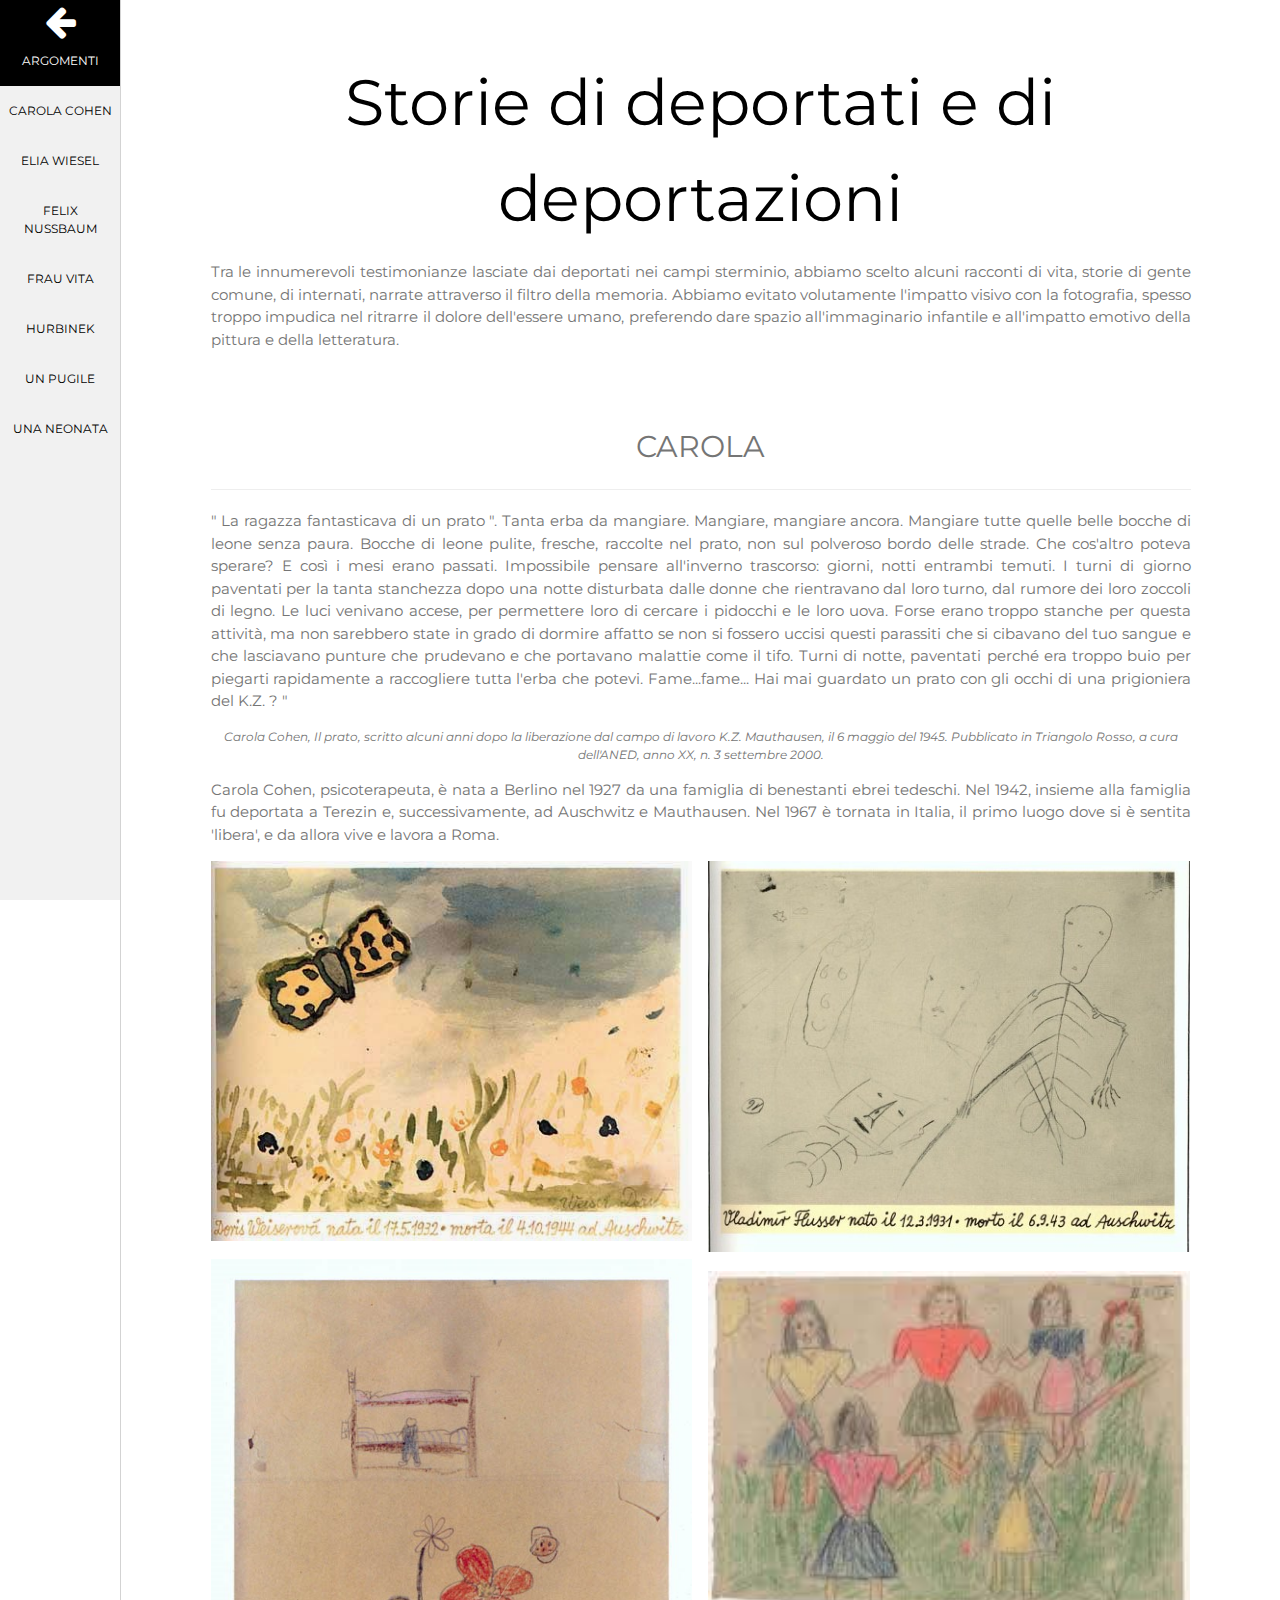
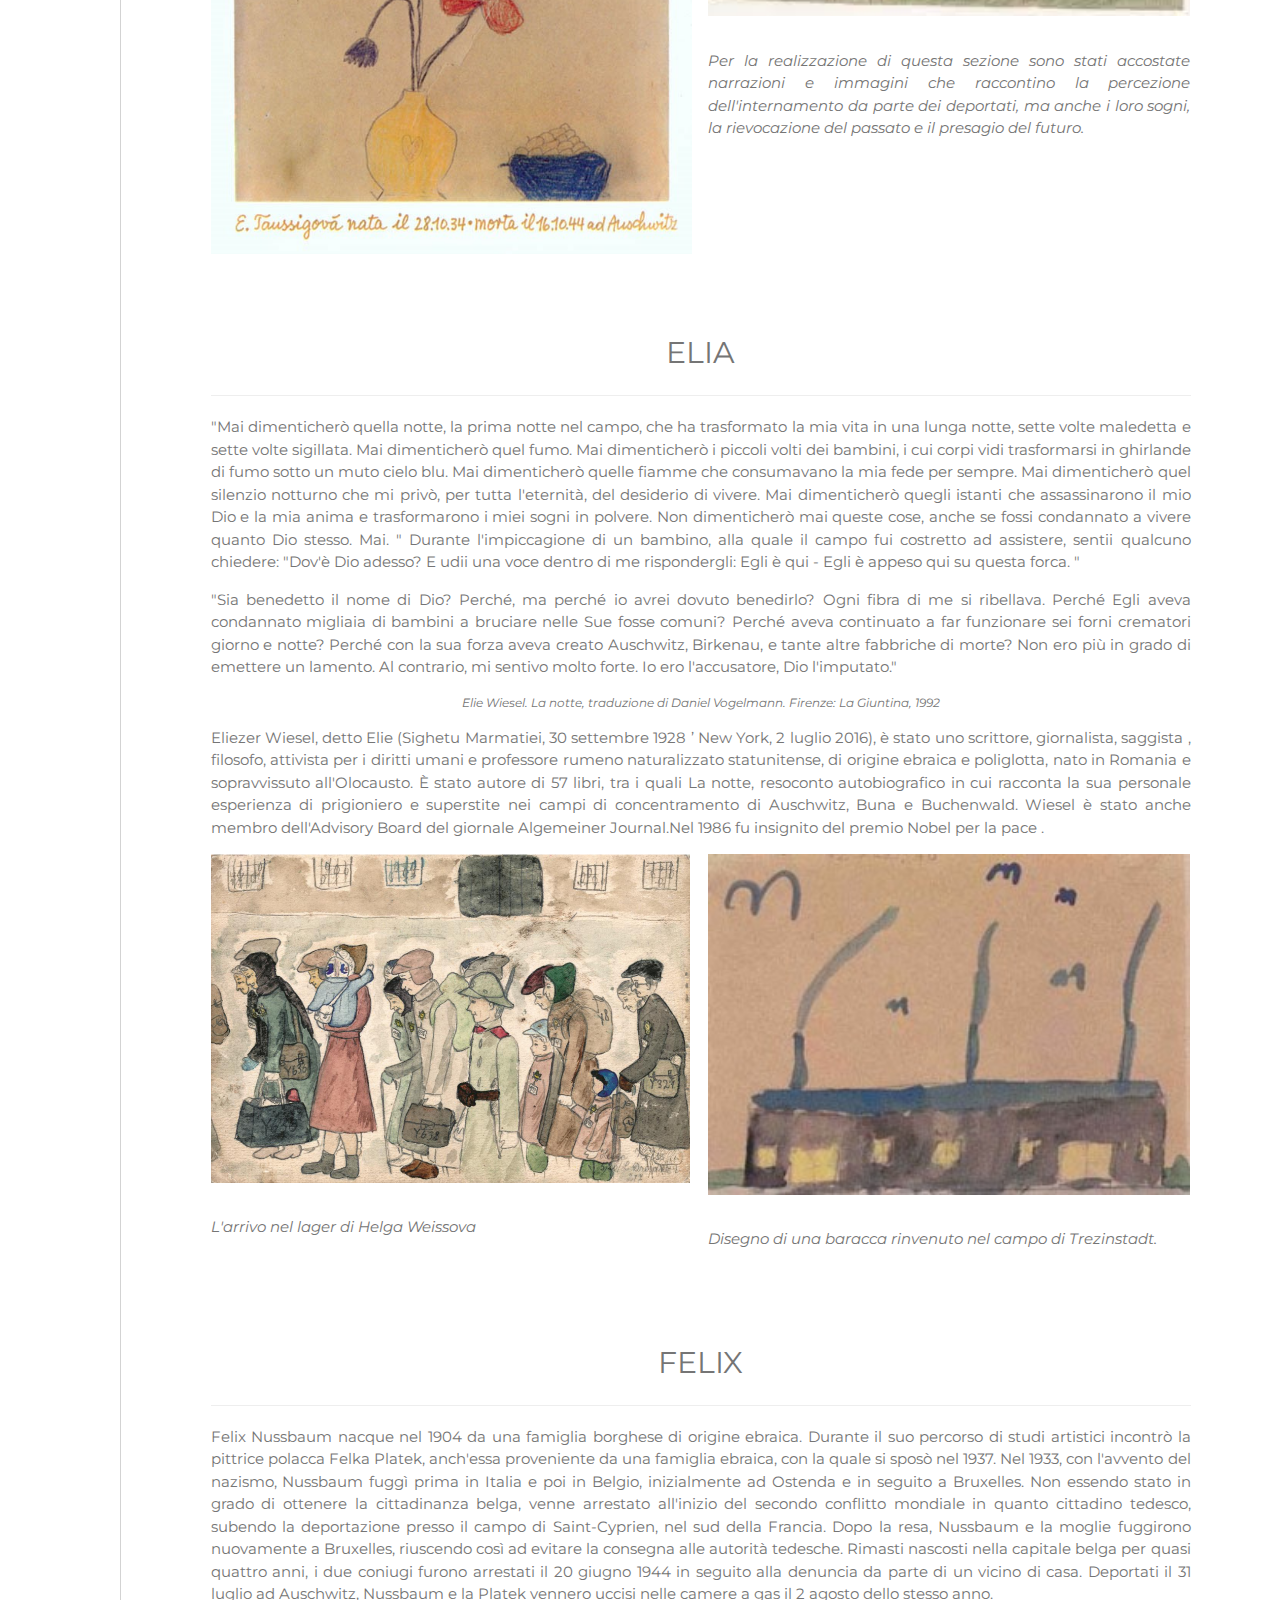
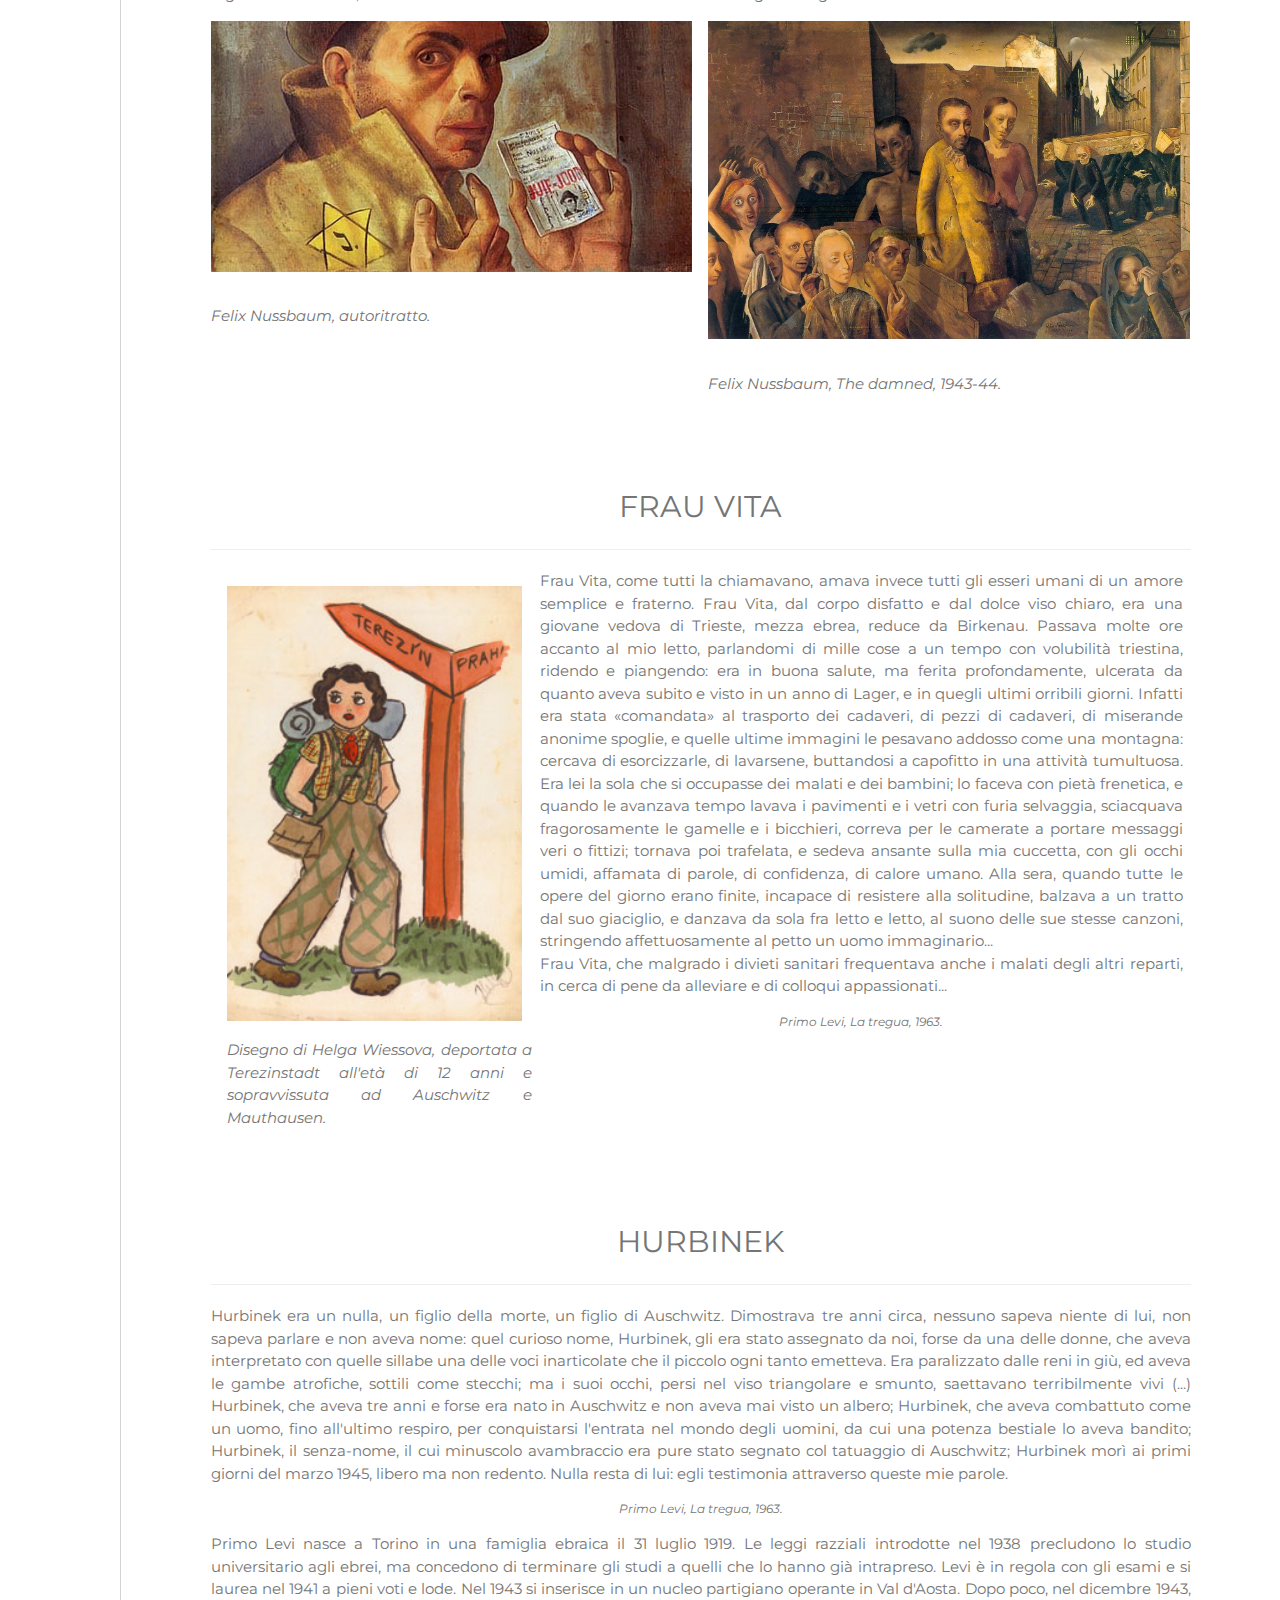
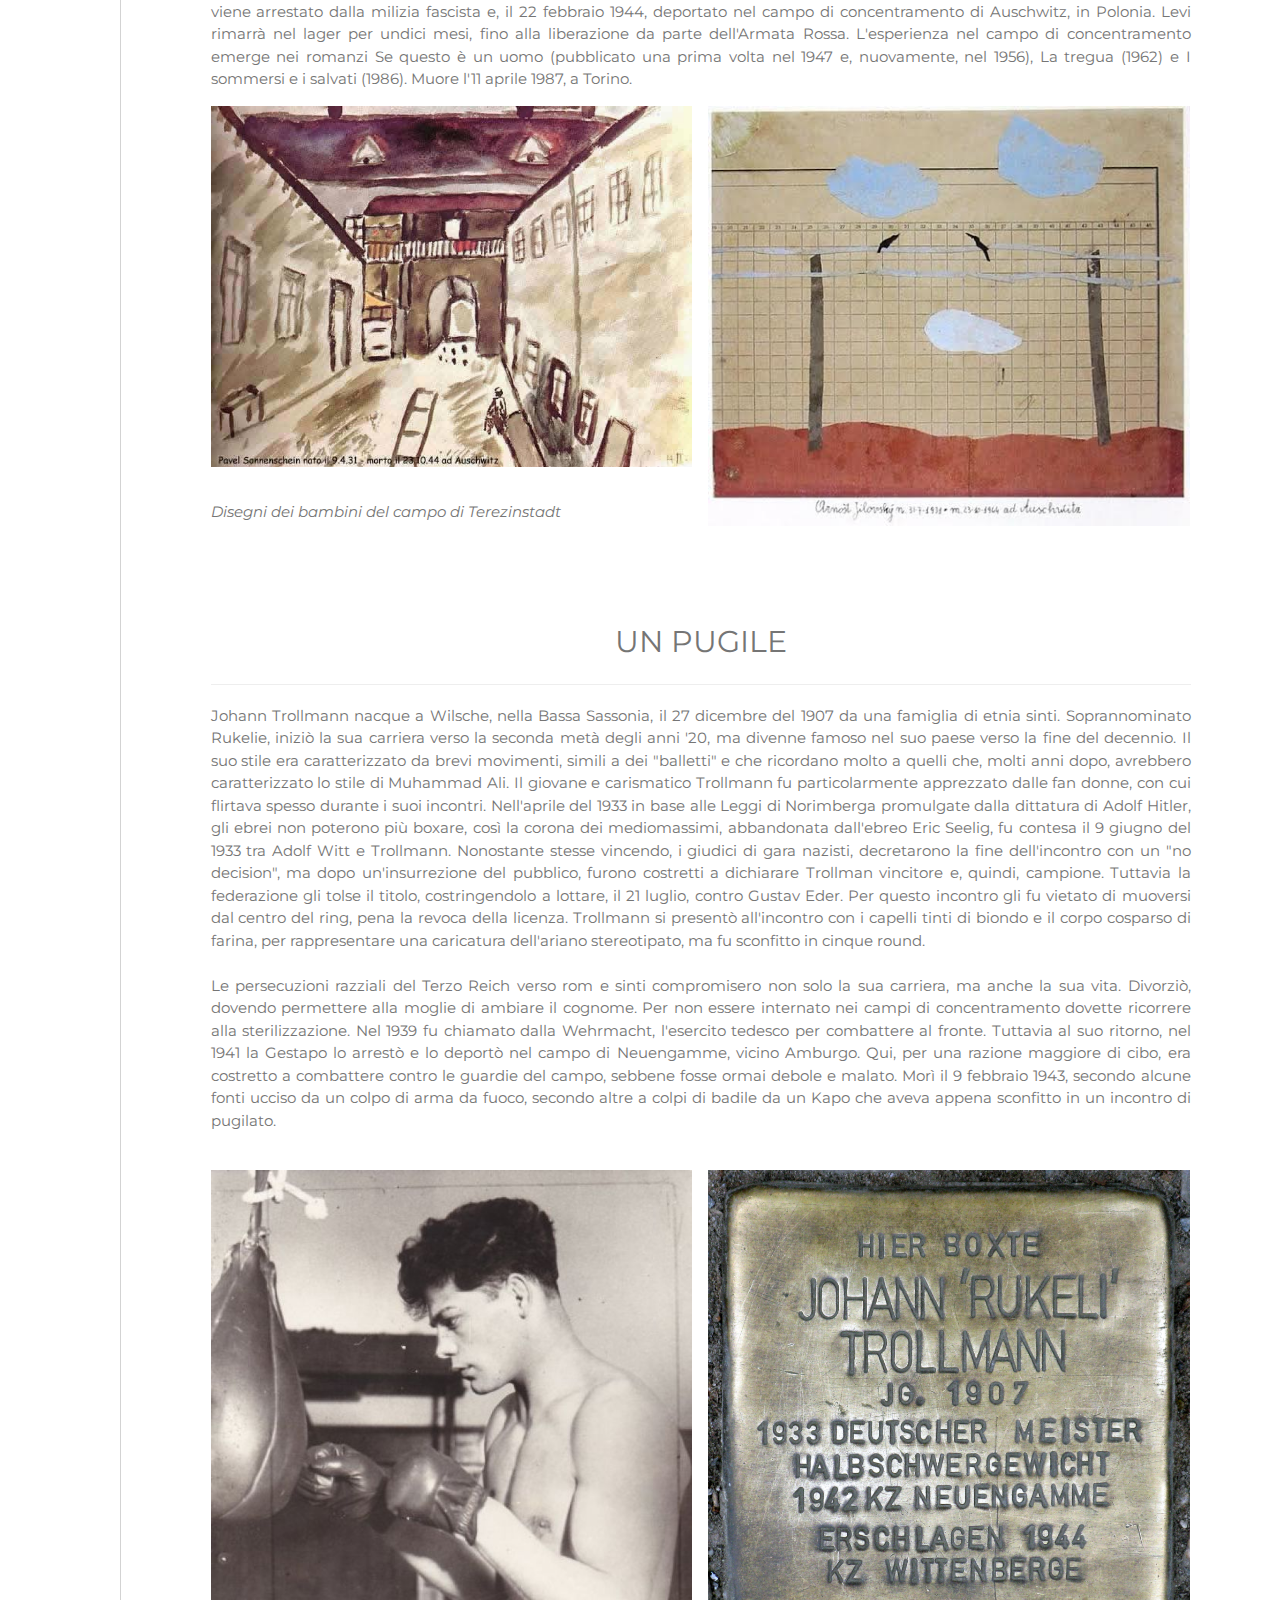
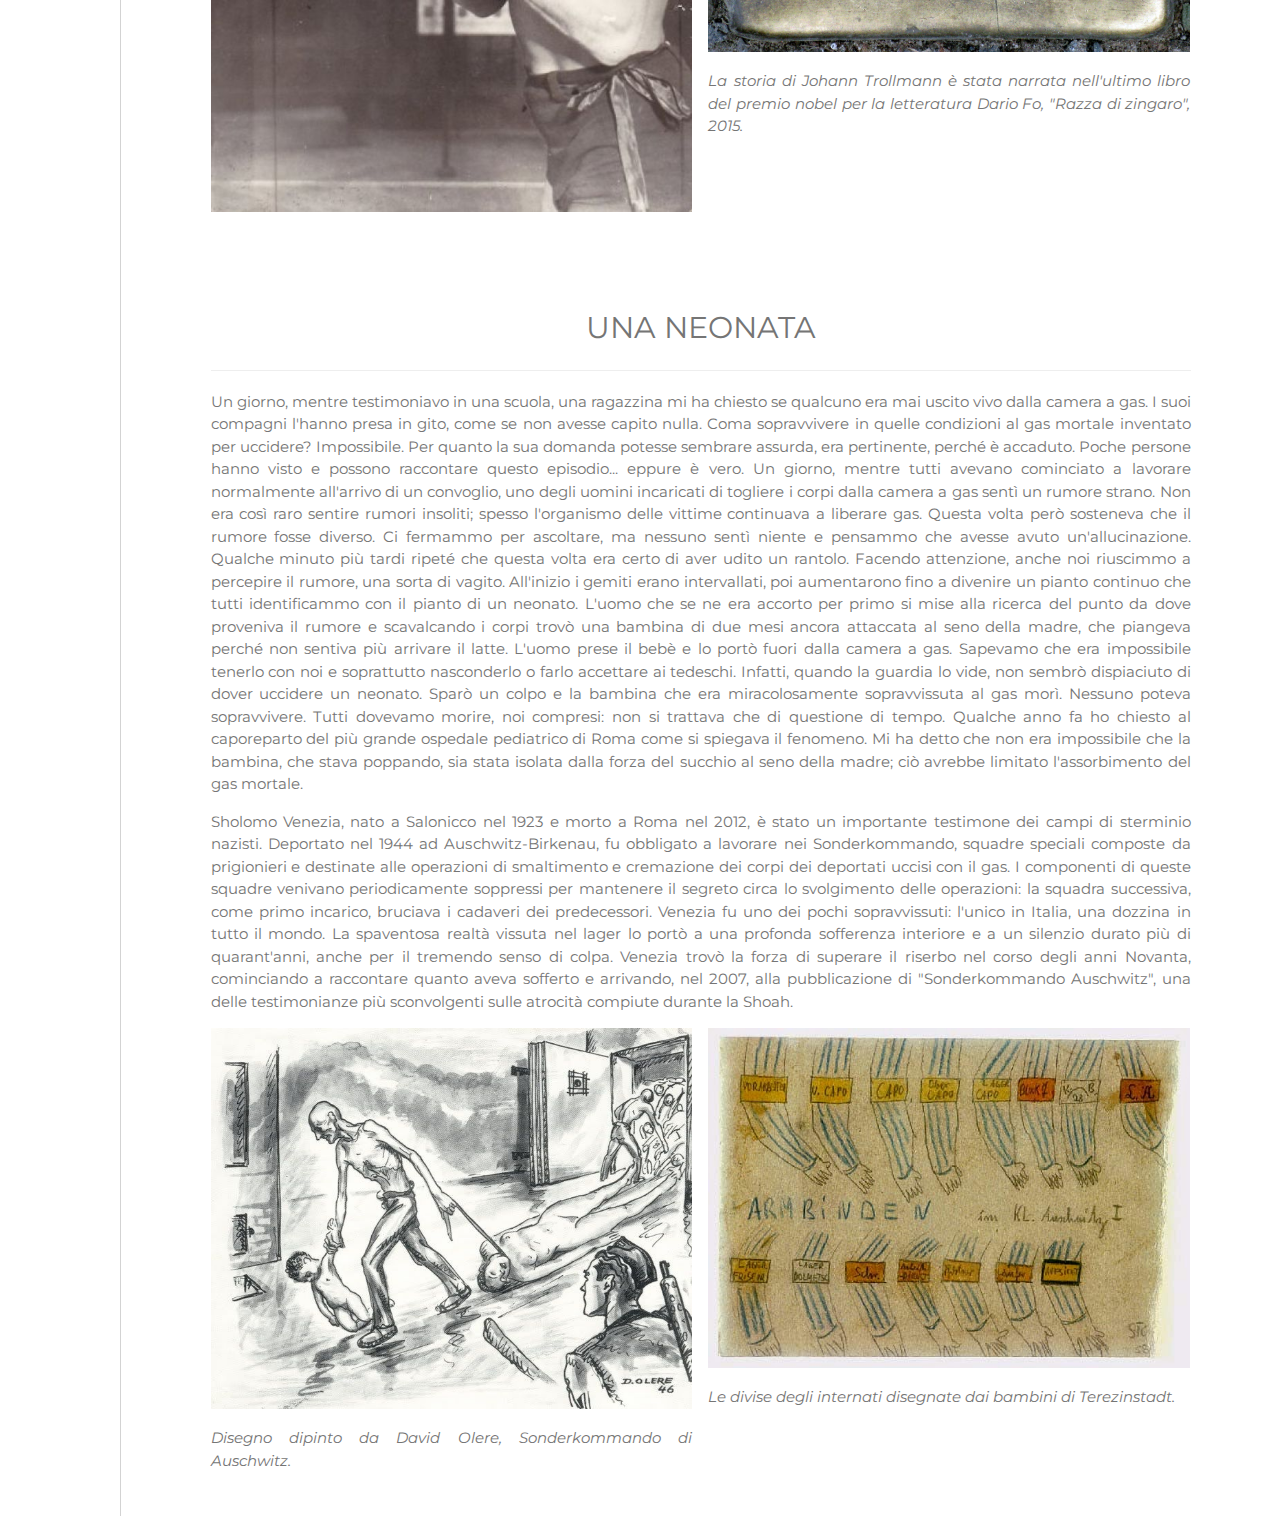
<file: testimonianze/index.html>
<!DOCTYPE html>
<html>
    <head>
        <title>Storie di deportati e di deportazioni</title>
        <meta charset="UTF-8">
        <meta name="viewport" content="width=device-width, initial-scale=1">
        <link rel="stylesheet" href="../css/w3.css">
        <link rel="stylesheet" href="https://fonts.googleapis.com/css?family=Montserrat">
        <link rel="stylesheet" href="https://cdnjs.cloudflare.com/ajax/libs/font-awesome/4.7.0/css/font-awesome.min.css">
        <style>
            body, h1,h2,h3,h4,h5,h6 {
                font-family: "Montserrat", sans-serif;
            }
            .w3-row-padding img {
                margin-bottom: 12px;
            }
            /* Set the width of the sidenav to 120px */
            .w3-sidenav {
                width: 120px;background: #f1f1f1;
            }
            /* Add a left margin to the "page content" that matches the width of the sidenav (120px) */
            #main {
                margin-left: 120px;
            }
            /* Remove margins from "page content" on small screens */
            @media only screen and (max-width: 600px) {
                #main {
                    margin-left: 0;
                }
            }
        </style>

        <script>
            (function (i, s, o, g, r, a, m) {
                i['GoogleAnalyticsObject'] = r;
                i[r] = i[r] || function () {
                    (i[r].q = i[r].q || []).push(arguments)
                }, i[r].l = 1 * new Date();
                a = s.createElement(o),
                        m = s.getElementsByTagName(o)[0];
                a.async = 1;
                a.src = g;
                m.parentNode.insertBefore(a, m)
            })(window, document, 'script', 'https://www.google-analytics.com/analytics.js', 'ga');

            ga('create', 'UA-92290876-1', 'auto');
            ga('send', 'pageview');

        </script>
        <script async src="//pagead2.googlesyndication.com/pagead/js/adsbygoogle.js"></script>
        <script>
          (adsbygoogle = window.adsbygoogle || []).push({
            google_ad_client: "ca-pub-2373015770790498",
            enable_page_level_ads: true
          });
        </script>

    </head>
    <body>

        <!-- Icon Bar (Sidenav - hidden on small screens) -->
        <nav class="w3-sidenav w3-center w3-small w3-hide-small">
            <!-- Avatar image in top left corner -->

            <a class="w3-padding-small w3-black w3-invert" href="/#argomenti">
                <i class="fa fa-arrow-left w3-xxlarge"></i>
                <p>ARGOMENTI</p>
            </a>
            <a class="w3-padding-small w3-hover-black" href="#carola-cohn">
                <!-- <i class="fa fa-user w3-xxlarge"></i> -->
                <p>CAROLA COHEN</p>
            </a>
            <a class="w3-padding-small w3-hover-black" href="#elia">
                <!-- <i class="fa fa-eye w3-xxlarge"></i> -->
                <p>ELIA WIESEL</p>
            </a>
            <a class="w3-padding-small w3-hover-black" href="#felix-nussbaum">
                <!-- <i class="fa fa-eye w3-xxlarge"></i> -->
                <p>FELIX NUSSBAUM</p>
            </a>
            <a class="w3-padding-small w3-hover-black" href="#frau-vita">
                <!-- <i class="fa fa-user w3-xxlarge"></i> -->
                <p>FRAU VITA</p>
            </a>
            <a class="w3-padding-small w3-hover-black" href="#hurbinek">
                <!-- <i class="fa fa-eye w3-xxlarge"></i> -->
                <p>HURBINEK</p>
            </a>
            <a class="w3-padding-small w3-hover-black" href="#un-pugile">
                <!-- <i class="fa fa-eye w3-xxlarge"></i> -->
                <p>UN PUGILE</p>
            </a>
            <a class="w3-padding-small w3-hover-black" href="#una-neonata">
                <!-- <i class="fa fa-eye w3-xxlarge"></i> -->
                <p>UNA NEONATA</p>
            </a>
        </nav>

        <!-- Navbar on small screens (Hidden on medium and large screens) -->
        <div class="w3-top w3-hide-large w3-hide-medium" id="myNavbar">
            <ul class="w3-navbar w3-black w3-opacity w3-hover-opacity-off w3-center w3-small">
                <li class="w3-left" style="width:25% !important"><a href="/#argomenti">HOME</a></li>
                <li class="w3-left" style="width:25% !important"><a href="#carola-cohn">CAROLA COHEN</a></li>
                <li class="w3-left" style="width:25% !important"><a href="#elia">ELIA WIESEL</a></li>
                <li class="w3-left" style="width:25% !important"><a href="#felix-nussbaum">FELIX NUSSBAUM</a></li>
                <li class="w3-left" style="width:25% !important"><a href="#frau-vita">FRAU VITA</a></li>
                <li class="w3-left" style="width:25% !important"><a href="#hurbinek">HURBINEK</a></li>
                <li class="w3-left" style="width:25% !important"><a href="#un-pugile">UN PUGILE</a></li>
                <li class="w3-left" style="width:25% !important"><a href="#una-neonata">UNA NEONATA</a></li>
            </ul>
        </div>

        <!-- ARGOMENTO 01 -->

        <div class="w3-padding-large" id="main" style="border-left: 1px solid lightgrey;">
            <!-- Header/Home -->
            <header class="w3-container w3-padding-32 w3-center" id="home">
                <h1 class="w3-jumbo">Storie di deportati e di deportazioni</h1>
                <div class="w3-content w3-justify w3-text-grey">
                    <p>
                        Tra le innumerevoli testimonianze lasciate dai deportati nei campi sterminio, abbiamo scelto alcuni racconti di vita, storie di gente comune, di internati,
                        narrate attraverso il filtro della memoria. Abbiamo evitato volutamente l'impatto visivo con la fotografia, spesso troppo impudica nel ritrarre il dolore 
                        dell'essere umano, preferendo dare spazio all'immaginario infantile e all'impatto emotivo della pittura e della letteratura.
                    </p>
                </div>
            </header>

            <!-- SOTTOARGOMENTO 01 CAROLA COHN-->
            <div class="w3-content w3-justify w3-text-grey w3-padding-16 w3-giustify" id="carola-cohn">
                <h2 class="w3-center">CAROLA</h2>
                <hr style="width:100%">
                <p>
                    " La ragazza fantasticava di un prato ". Tanta erba da mangiare. Mangiare, mangiare ancora. Mangiare tutte quelle belle bocche di 
                    leone senza paura. Bocche di leone pulite, fresche, raccolte nel prato, non sul polveroso bordo delle strade. Che cos'altro poteva 
                    sperare? E cos&igrave; i mesi erano passati. Impossibile pensare all'inverno trascorso: giorni, notti entrambi temuti. I turni di giorno 
                    paventati per la tanta stanchezza dopo una notte disturbata dalle donne che rientravano dal loro turno, dal rumore dei loro zoccoli 
                    di legno.
                    Le luci venivano accese, per permettere loro di cercare i pidocchi e le loro uova. Forse erano troppo stanche per questa attivit&agrave;, 
                    ma non sarebbero state in grado di dormire affatto se non si fossero uccisi questi parassiti che si cibavano del tuo sangue e che 
                    lasciavano punture che prudevano e che portavano malattie come il tifo. Turni di notte, paventati perch&eacute; era troppo buio per piegarti 
                    rapidamente a raccogliere tutta l'erba che potevi. Fame...fame...
                    Hai mai guardato un prato con gli occhi di una prigioniera del K.Z. ? "
                </p>
                <p class="w3-center" style='font-size: 12px; font-style: italic'>
                    Carola Cohen, Il prato, scritto alcuni anni dopo la liberazione dal campo di lavoro K.Z. Mauthausen, il 6 maggio del 1945. Pubblicato 
                    in Triangolo Rosso, a cura dell'ANED, anno XX, n. 3 settembre 2000.
                </p>
                <p>
                    Carola Cohen, psicoterapeuta, &egrave; nata a Berlino nel 1927 da una famiglia di benestanti ebrei tedeschi.
                    Nel 1942, insieme alla famiglia fu deportata a Terezin e, successivamente, ad Auschwitz e Mauthausen.
                    Nel 1967 &egrave; tornata in Italia, il primo luogo dove si &egrave; sentita 'libera', e da allora vive e lavora a Roma.

                </p>

                <!-- Grid for photos -->
                <div class="w3-row-padding" style="margin:0 -16px">
                    <div class="w3-half">
                        <img src="img/farfalle-di-carola.jpg" style="width:100%">
                        <img src="img/il-prato-di-carola.jpg" style="width:100%">
                    </div>

                    <div class="w3-half">
                        <img src="img/la-fame-di-carola.jpg" style="width:100%">
                        <img src="img/ripensare-il-passato-carola.jpg" style="width:100%">
                        <p><i>
                                Per la realizzazione di questa sezione sono stati accostate narrazioni e
                                immagini che raccontino la percezione dell'internamento da parte dei
                                deportati, ma anche i loro sogni, la rievocazione del passato e il
                                presagio del futuro.
                            </i>
                        </p>
                    </div>
                </div>
            </div>
            <!-- SOTTOARGOMENTO 02 ELIA -->
            <div class="w3-content w3-justify w3-text-grey w3-padding-32" id="elia">
                <h2 class="w3-center">ELIA </h2>
                <hr style="width:100%">
                <p>"Mai dimenticher&ograve; quella notte, la prima notte nel campo, che ha trasformato la mia vita in una lunga notte, sette volte maledetta 
                    e sette volte sigillata. Mai dimenticher&ograve; quel fumo. Mai dimenticher&ograve; i piccoli volti dei bambini, i cui corpi vidi trasformarsi 
                    in ghirlande di fumo sotto un muto cielo blu.
                    Mai dimenticher&ograve; quelle fiamme che consumavano la mia fede per sempre.
                    Mai dimenticher&ograve; quel silenzio notturno che mi priv&ograve;, per tutta l'eternit&agrave;, del desiderio di vivere. Mai dimenticher&ograve; quegli istanti 
                    che assassinarono il mio Dio e la mia anima e trasformarono i miei sogni in polvere. Non dimenticher&ograve; mai queste cose, anche se fossi
                    condannato a vivere quanto Dio stesso. Mai. "
                    Durante l'impiccagione di un bambino, alla quale il campo fui costretto ad assistere, sentii qualcuno chiedere:
                    "Dov'&egrave; Dio adesso?
                    E udii una voce dentro di me rispondergli: Egli &egrave; qui - Egli &egrave; appeso qui su questa forca. "
                </p>
                <P>
                    "Sia benedetto il nome di Dio? Perch&eacute;, ma perch&eacute; io avrei dovuto benedirlo? Ogni fibra di me si ribellava. Perch&eacute; Egli aveva condannato 
                    migliaia di bambini a bruciare nelle Sue fosse comuni? Perch&eacute; aveva continuato a far funzionare sei forni crematori giorno e notte? 
                    Perch&eacute; con la sua forza aveva creato Auschwitz, Birkenau,  e tante altre fabbriche di morte? Non ero pi&ugrave; in grado di emettere un lamento. 
                    Al contrario, mi sentivo molto forte. Io ero l'accusatore, Dio l'imputato."
                </P>
                <p class="w3-center" style='font-size: 12px; font-style: italic'>
                    Elie Wiesel. La notte, traduzione di Daniel Vogelmann. Firenze: La Giuntina, 1992
                </p>
                <p>
                    Eliezer Wiesel, detto Elie (Sighetu Marmatiei, 30 settembre 1928 &rsquo; New York, 2 luglio 2016), &egrave; stato uno scrittore, giornalista, saggista
                    , filosofo, attivista per i diritti umani e professore rumeno naturalizzato statunitense, di origine ebraica e poliglotta, nato in Romania
                    e sopravvissuto all'Olocausto. &Egrave; stato autore di 57 libri, tra i quali La notte, resoconto autobiografico in cui racconta la sua personale
                    esperienza di prigioniero e superstite nei campi di concentramento di Auschwitz, Buna e Buchenwald. Wiesel &egrave; stato anche membro dell'Advisory 
                    Board del giornale Algemeiner Journal.Nel 1986 fu insignito del premio Nobel per la pace .
                </p>

                <!-- Grid for photos -->
                <div class="w3-row-padding" style="margin:0 -16px">
                    <div class="w3-half">
                        <img src="img/l'arrivo-di-elia.jpg" style="width:100%">
                        <p><i>L'arrivo nel lager di Helga Weissova</i></p>
                    </div>
                    <div class="w3-half">
                        <img src="img/la-notte-di-elia.jpg" style="width:100%">
                        <p><i>Disegno di una baracca rinvenuto nel campo di Trezinstadt.</i></p>
                    </div>
                </div>
            </div>
            <!-- SOTTOARGOMENTO 03 FELIX NUSSBAUM -->
            <div class="w3-content w3-justify w3-text-grey w3-padding-32" id="felix-nussbaum">
                <h2 class="w3-center">FELIX</h2>
                <hr style="width:100%">

                <p>Felix Nussbaum nacque nel 1904 da una famiglia borghese di origine ebraica. Durante il suo percorso di studi artistici incontr&ograve; la pittrice polacca 
                    Felka Platek, anch'essa proveniente da una famiglia ebraica, con la quale si spos&ograve; nel 1937. Nel 1933, con l'avvento del nazismo, Nussbaum fugg&igrave; prima 
                    in Italia e poi in Belgio, inizialmente ad Ostenda e in seguito a Bruxelles. Non essendo stato in grado di ottenere la cittadinanza belga, venne arrestato 
                    all'inizio del secondo conflitto mondiale in quanto cittadino tedesco, subendo la deportazione presso il campo di Saint-Cyprien, nel sud della Francia. 
                    Dopo la resa, Nussbaum e la moglie fuggirono nuovamente a Bruxelles, riuscendo cos&igrave; ad evitare la consegna alle autorit&agrave; tedesche. Rimasti nascosti nella 
                    capitale belga per quasi quattro anni, i due coniugi furono arrestati il 20 giugno 1944 in seguito alla denuncia da parte di un vicino di casa. 
                    Deportati il 31 luglio ad Auschwitz, Nussbaum e la Platek vennero uccisi nelle camere a gas il 2 agosto dello stesso anno.

                </p>

                <!-- Grid for photos -->
                <div class="w3-row-padding" style="margin:0 -16px">
                    <div class="w3-half">
                        <img src="img/autoritratto-felix.jpg" style="width:100%">
                        <p><i>Felix Nussbaum, autoritratto.</i></p>
                    </div>
                    <div class="w3-half">
                        <img src="img/frau-vita.jpg" style="width:100%">
                        <p><i>Felix Nussbaum, The damned, 1943-44.</i></p>
                    </div>
                </div>
            </div>

            <!-- SOTTOARGOMENTO 04 FRAU VITA -->
            <div class="w3-content w3-justify w3-text-grey w3-padding-32" id="frau-vita">
                <h2 class="w3-center">FRAU VITA </h2>
                <hr style="width:100%">

                <div class="w3-row-padding">
                    <div class="w3-col s12 m4 l4">
                        <div class="w3-padding-16 w3-content">
                            <img src="img/frau-vita-2.jpg" style="width:100%; padding-right: 10px;">
                            <i>Disegno di Helga Wiessova, deportata a Terezinstadt all'et&agrave; di 12 anni e sopravvissuta ad Auschwitz e Mauthausen.</i>
                        </div>
                    </div>

                    <p>
                        Frau Vita, come tutti la chiamavano, amava invece tutti gli esseri umani di un amore semplice e fraterno. Frau Vita, dal corpo disfatto e dal dolce viso chiaro, 
                        era una giovane vedova di Trieste, mezza ebrea, reduce da Birkenau. Passava molte ore accanto al mio letto, parlandomi di mille cose a un tempo con volubilit&agrave; triestina, 
                        ridendo e piangendo: era in buona salute, ma ferita profondamente, ulcerata da quanto aveva subito e visto in un anno di Lager, e in quegli ultimi orribili giorni. 
                        Infatti era stata «comandata» al trasporto dei cadaveri, di pezzi di cadaveri, di miserande anonime spoglie, e quelle ultime immagini le pesavano addosso come una 
                        montagna: cercava di esorcizzarle, di lavarsene, buttandosi a capofitto in una attivit&agrave; tumultuosa. Era lei la sola che si occupasse dei malati e dei bambini; lo 
                        faceva con piet&agrave; frenetica, e quando le avanzava tempo lavava i pavimenti e i vetri con furia selvaggia, sciacquava fragorosamente le gamelle e i bicchieri, correva
                        per le camerate a portare messaggi veri o fittizi; tornava poi trafelata, e sedeva ansante sulla mia cuccetta, con gli occhi umidi, affamata di parole, di confidenza,
                        di calore umano. Alla sera, quando tutte le opere del giorno erano finite, incapace di resistere alla solitudine, balzava a un tratto dal suo giaciglio, e danzava da
                        sola fra letto e letto, al suono delle sue stesse canzoni, stringendo affettuosamente al petto un uomo immaginario...
                        <br>
                        Frau Vita, che malgrado i divieti sanitari frequentava anche i malati degli altri reparti, in cerca di pene da alleviare e di colloqui appassionati...
                    </p>
                    <p class="w3-center" style='font-size: 12px; font-style: italic'>
                        Primo Levi, La tregua, 1963.
                    </p>
                </div>
            </div>


            <!-- SOTTOARGOMENTO 05 HURBINEK -->
            <div class="w3-content w3-justify w3-text-grey w3-padding-32" id="hurbinek">
                <h2 class="w3-center">HURBINEK</h2>
                <hr style="width:100%">
                <p>Hurbinek era un nulla, un figlio della morte, un figlio di Auschwitz. Dimostrava tre anni circa, nessuno sapeva niente di lui, non sapeva parlare e non aveva nome:
                    quel curioso nome, Hurbinek, gli era stato assegnato da noi, forse da una delle donne, che aveva interpretato con quelle sillabe una delle voci inarticolate che 
                    il piccolo ogni tanto emetteva. Era paralizzato dalle reni in gi&ugrave;, ed aveva le gambe atrofiche, sottili come stecchi; ma i suoi occhi, persi nel viso triangolare 
                    e smunto, saettavano terribilmente vivi (...) Hurbinek, che aveva tre anni e forse era nato in Auschwitz e non aveva mai visto un albero; Hurbinek, che aveva combattuto
                    come un uomo, fino all'ultimo respiro, per conquistarsi l'entrata nel mondo degli uomini, da cui una potenza bestiale lo aveva bandito; Hurbinek, il senza-nome, il cui
                    minuscolo avambraccio era pure stato segnato col tatuaggio di Auschwitz; Hurbinek mor&igrave; ai primi giorni del marzo 1945, libero ma non redento. Nulla resta di lui: egli
                    testimonia attraverso queste mie parole.
                </p>
                <p class="w3-center" style='font-size: 12px; font-style: italic'>
                    Primo Levi, La tregua, 1963.
                </p>
                <p>
                    Primo Levi nasce a Torino in una famiglia ebraica il 31 luglio 1919. Le leggi razziali introdotte nel 1938 precludono lo studio universitario agli ebrei, ma concedono di
                    terminare gli studi a quelli che lo hanno gi&agrave; intrapreso. Levi &egrave; in regola con gli esami e si laurea nel 1941 a pieni voti e lode. Nel 1943 si inserisce in un nucleo 
                    partigiano operante in Val d'Aosta. Dopo poco, nel dicembre 1943, viene arrestato dalla milizia fascista e, il 22 febbraio 1944, deportato nel campo di concentramento 
                    di Auschwitz, in Polonia. Levi rimarr&agrave; nel lager per undici mesi, fino alla liberazione da parte dell'Armata Rossa. L'esperienza nel campo di concentramento emerge nei
                    romanzi Se questo &egrave; un uomo (pubblicato una prima volta nel 1947 e, nuovamente, nel 1956),  La tregua (1962) e I sommersi e i salvati (1986). Muore l'11 aprile 1987, 
                    a Torino.
                </p>

                <div class="w3-row-padding" style="margin:0 -16px">
                    <div class="w3-half">
                        <img src="img/casa-hurbinek.jpg" style="width:100%">
                        <p><i>Disegni dei bambini del campo di Terezinstadt</i></p>
                    </div>
                    <div class="w3-half">
                        <img src="img/reticolati-hurbinek.jpg" style="width:100%">
                    </div>
                </div>
            </div>


            <!-- SOTTOARGOMENTO 06 UN PUGILE -->
            <div class="w3-content w3-justify w3-text-grey w3-padding-32" id="un-pugile">
                <h2 class="w3-center">UN PUGILE </h2>
                <hr style="width:100%">
                <p>
                    Johann Trollmann nacque a Wilsche, nella Bassa Sassonia, il 27 dicembre del 1907 da una famiglia di etnia sinti. Soprannominato Rukelie, inizi&ograve; la sua carriera verso la seconda
                    met&agrave; degli anni '20, ma divenne famoso nel suo paese verso la fine del decennio. Il suo stile era caratterizzato da brevi movimenti, simili a dei "balletti" e che 
                    ricordano molto a quelli che, molti anni dopo, avrebbero caratterizzato lo stile di Muhammad Ali. Il giovane e carismatico Trollmann fu particolarmente apprezzato dalle
                    fan donne, con cui flirtava spesso durante i suoi incontri. Nell'aprile del 1933 in base alle Leggi di Norimberga promulgate dalla dittatura di Adolf Hitler, gli ebrei 
                    non poterono pi&ugrave; boxare, cos&igrave; la corona dei mediomassimi, abbandonata dall'ebreo Eric Seelig, fu contesa il 9 giugno del 1933 tra Adolf Witt e Trollmann. Nonostante 
                    stesse vincendo, i giudici di gara nazisti, decretarono la fine dell'incontro con un "no decision", ma dopo un'insurrezione del pubblico, furono costretti a dichiarare
                    Trollman vincitore e, quindi, campione. Tuttavia la federazione gli tolse il titolo, costringendolo a lottare, il 21 luglio, contro Gustav Eder. Per questo incontro gli
                    fu vietato di muoversi dal centro del ring, pena la revoca della licenza. Trollmann si present&ograve; all'incontro con i capelli tinti di biondo e il corpo cosparso di farina,
                    per rappresentare una caricatura dell'ariano stereotipato, ma fu sconfitto in cinque round. <br><br>
                    Le persecuzioni razziali del Terzo Reich verso rom e sinti compromisero non solo la sua carriera, ma anche la sua vita. Divorzi&ograve;, dovendo permettere alla moglie di 
                    ambiare il cognome. Per non essere internato nei campi di concentramento dovette ricorrere alla sterilizzazione. Nel 1939 fu chiamato dalla Wehrmacht, l'esercito tedesco
                    per combattere al fronte. Tuttavia al suo ritorno, nel 1941 la Gestapo lo arrest&ograve; e lo deport&ograve; nel campo di Neuengamme, vicino Amburgo. Qui, per una razione maggiore di 
                    cibo, era costretto a combattere contro le guardie del campo, sebbene fosse ormai debole e malato. Mor&igrave; il 9 febbraio 1943, secondo alcune fonti ucciso da un colpo di
                    arma da fuoco, secondo altre a colpi di badile da un Kapo che aveva appena sconfitto in un incontro di pugilato.<br><br>
                </p>

                <!-- Grid for photos -->
                <div class="w3-row-padding" style="margin:0 -16px">
                    <div class="w3-half">
                        <img src="img/un-pugile.jpg" style="width:100%">
                    </div>
                    <div class="w3-half">
                        <img src="img/trollman.jpg" style="width:100%">
                        <br><i>La storia di Johann Trollmann &egrave; stata narrata nell'ultimo libro del premio nobel per la letteratura Dario Fo, "Razza di zingaro", 2015.</i>
                    </div>
                </div>
            </div>

            <!-- SOTTOARGOMENTO 07 UNA NEONATA -->
            <div class="w3-content w3-justify w3-text-grey w3-padding-32" id="una-neonata">
                <h2 class="w3-center">UNA NEONATA</h2>
                <hr style="width:100%">
                <p>
                    Un giorno, mentre testimoniavo in una scuola, una ragazzina mi ha chiesto se qualcuno era mai uscito vivo dalla camera a gas. I suoi compagni l'hanno presa in gito,
                    come se non avesse capito nulla. Coma sopravvivere in quelle condizioni al gas mortale inventato per uccidere? Impossibile. Per quanto la sua domanda potesse sembrare
                    assurda, era pertinente, perch&eacute; &egrave; accaduto. Poche persone hanno visto e possono raccontare questo episodio... eppure &egrave; vero. Un giorno, mentre tutti avevano cominciato
                    a lavorare normalmente all'arrivo di un convoglio, uno degli uomini incaricati di togliere i corpi dalla camera a gas sent&igrave; un rumore strano. Non era cos&igrave; raro sentire
                    rumori insoliti; spesso l'organismo delle vittime continuava a liberare gas. Questa volta per&ograve; sosteneva che il rumore fosse diverso. Ci fermammo per ascoltare, ma
                    nessuno sent&igrave; niente e pensammo che avesse avuto un'allucinazione. Qualche minuto pi&ugrave; tardi ripet&eacute; che questa volta era certo di aver udito un rantolo. Facendo attenzione,
                    anche noi riuscimmo a percepire il rumore, una sorta di vagito. All'inizio i gemiti erano intervallati, poi aumentarono fino a divenire un pianto continuo che tutti 
                    identificammo con il pianto di un neonato. L'uomo che se ne era accorto per primo si mise alla ricerca del punto da dove proveniva il rumore e scavalcando i corpi trov&ograve;
                    una bambina di due mesi ancora attaccata al seno della madre, che piangeva perch&eacute; non sentiva pi&ugrave; arrivare il latte. L'uomo prese il beb&egrave; e lo port&ograve; fuori dalla camera 
                    a gas. Sapevamo che era impossibile tenerlo con noi e soprattutto nasconderlo o farlo accettare ai tedeschi. Infatti, quando la guardia lo vide, non sembr&ograve; dispiaciuto 
                    di dover uccidere un neonato. Spar&ograve; un colpo e la bambina che era miracolosamente sopravvissuta al gas mor&igrave;. Nessuno poteva sopravvivere. Tutti dovevamo morire, noi 
                    compresi: non si trattava che di questione di tempo. Qualche anno fa ho chiesto al caporeparto del pi&ugrave; grande ospedale pediatrico di Roma come si spiegava il fenomeno.
                    Mi ha detto che non era impossibile che la bambina, che stava poppando, sia stata isolata dalla forza del succhio al seno della madre; ci&ograve; avrebbe limitato l'assorbimento
                    del gas mortale.
                </p>
                <p>
                    Sholomo Venezia, nato a Salonicco nel 1923 e morto a Roma nel 2012, &egrave; stato un importante testimone dei campi di sterminio nazisti. Deportato nel 1944 ad Auschwitz-Birkenau,
                    fu obbligato a lavorare nei Sonderkommando, squadre speciali composte da prigionieri e destinate alle operazioni di smaltimento e cremazione dei corpi dei deportati uccisi
                    con il gas. I componenti di queste squadre venivano periodicamente soppressi per mantenere il segreto circa lo svolgimento delle operazioni: la squadra successiva, come 
                    primo incarico, bruciava i cadaveri dei predecessori. Venezia fu uno dei pochi sopravvissuti: l'unico in Italia, una dozzina in tutto il mondo. La spaventosa realt&agrave; vissuta
                    nel lager lo port&ograve; a una profonda sofferenza interiore e a un silenzio durato pi&ugrave; di quarant'anni, anche per il tremendo senso di colpa. Venezia trov&ograve; la forza di superare 
                    il riserbo nel corso degli anni Novanta, cominciando a raccontare quanto aveva sofferto e arrivando, nel 2007, alla pubblicazione di "Sonderkommando Auschwitz", una delle 
                    testimonianze pi&ugrave; sconvolgenti sulle atrocit&agrave; compiute durante la Shoah.
                </p>

                <!-- Grid for photos -->
                <div class="w3-row-padding" style="margin:0 -16px">
                    <div class="w3-half">
                        <img src="img/sonder-kommando.jpg" style="width:100%">
                        <i>Disegno dipinto da David Olere, Sonderkommando di Auschwitz.</i>
                    </div>
                    <div class="w3-half">
                        <img src="img/divise.jpg" style="width:100%">
                        <i>Le divise degli internati disegnate dai bambini di Terezinstadt.</i>
                    </div>
                </div>
            </div>

        </div>
    </body>
</html>
</file>
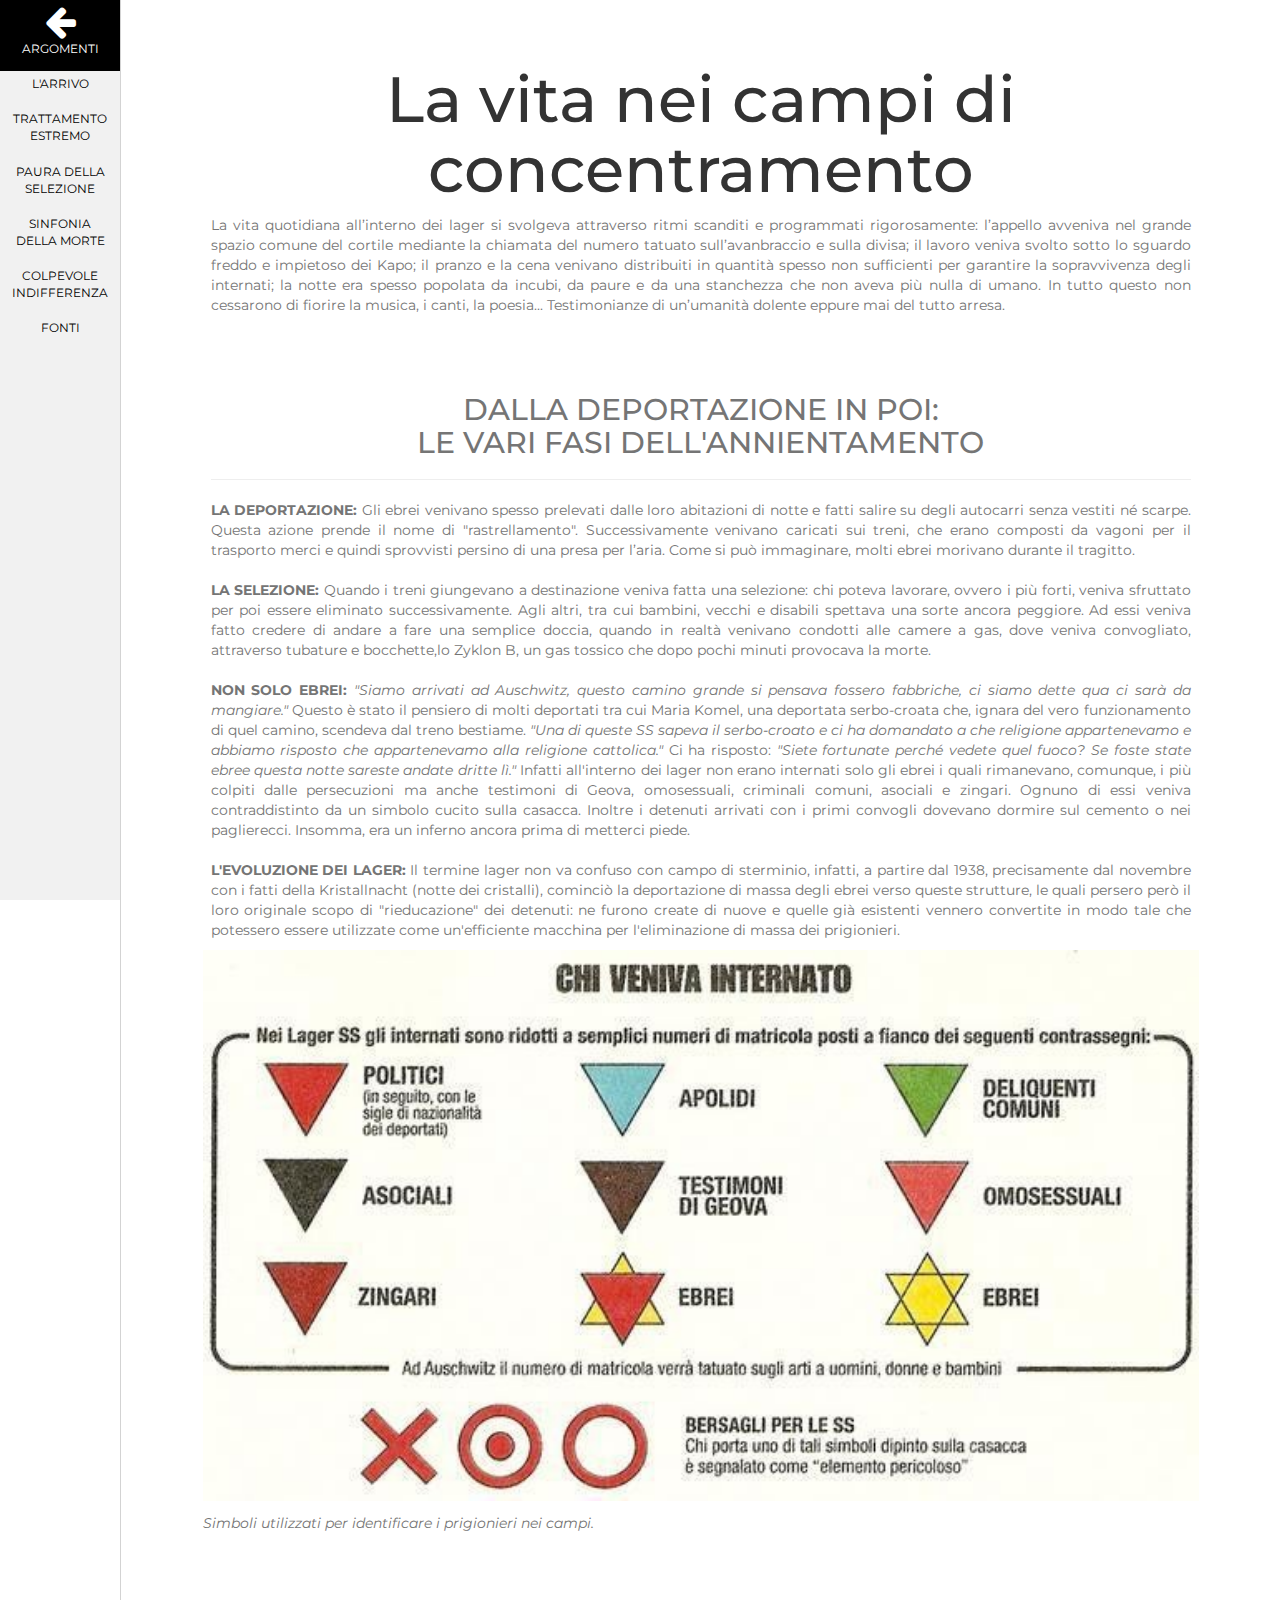
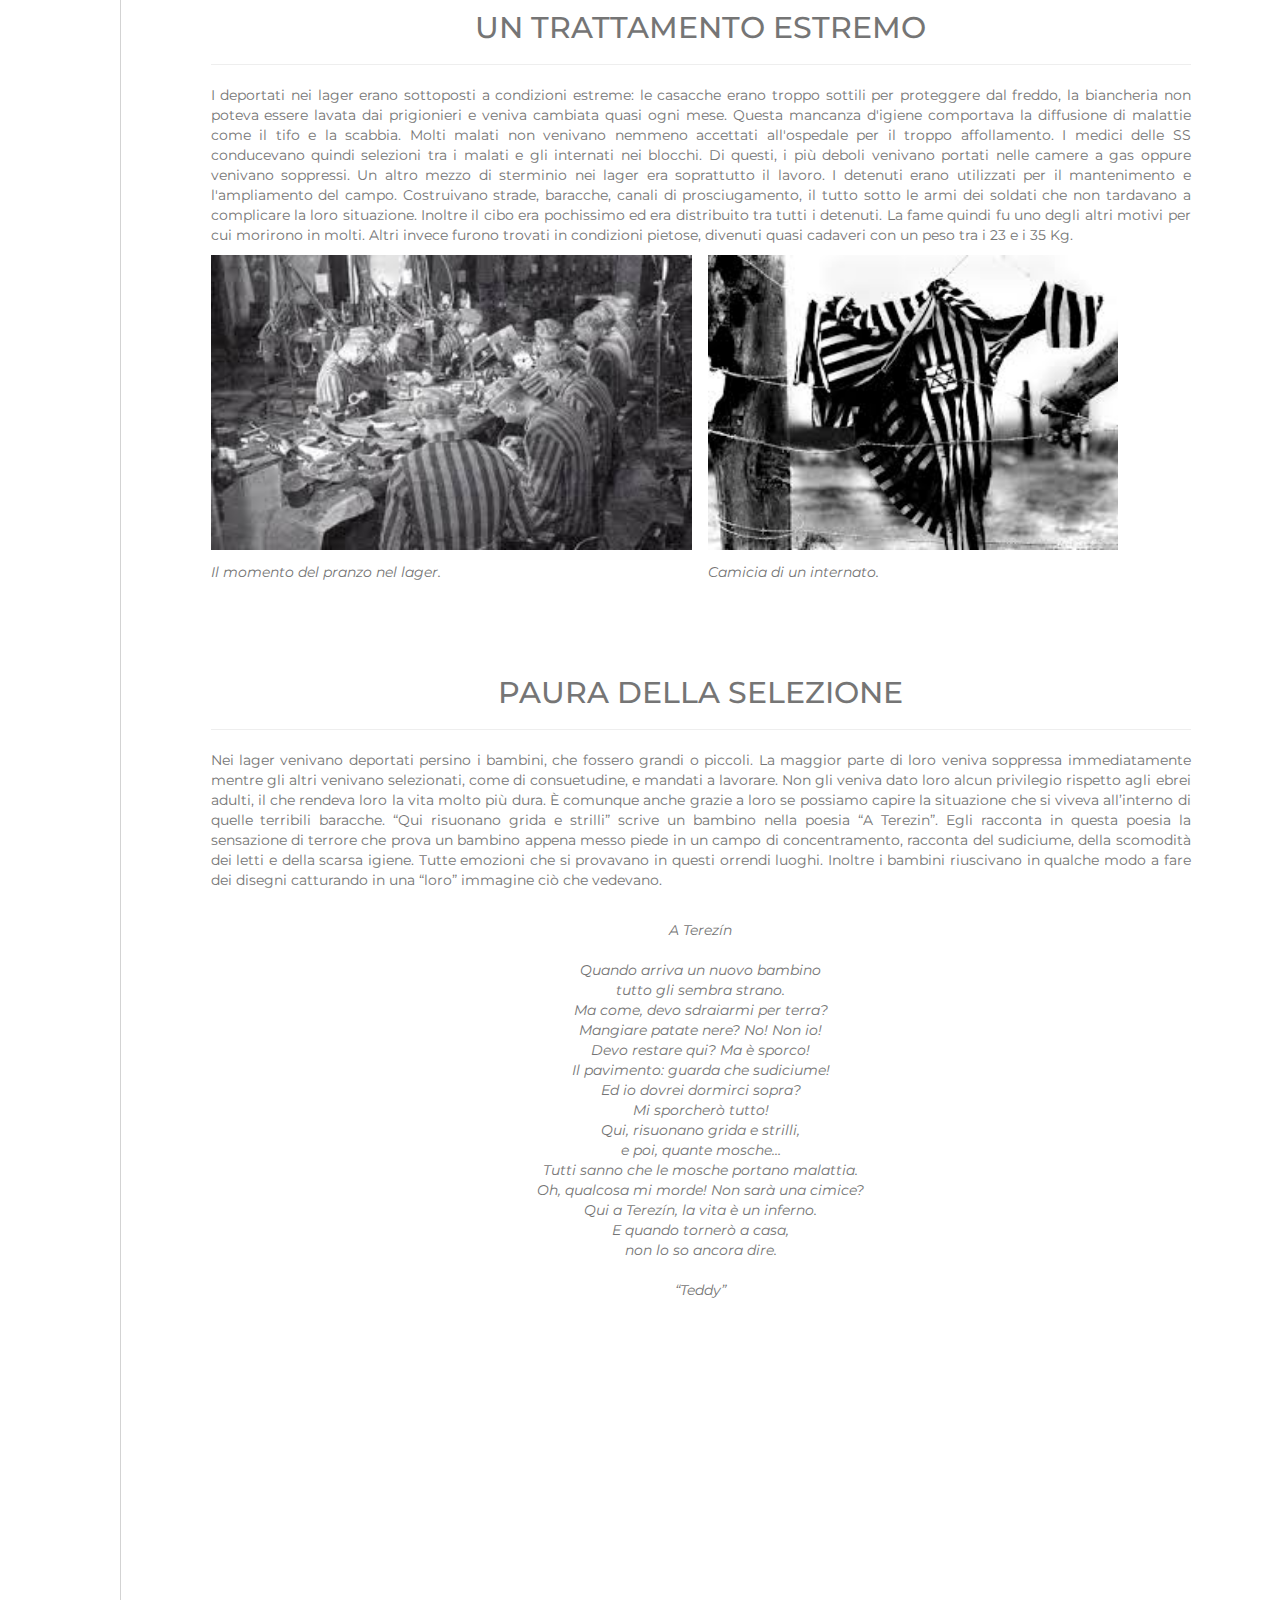
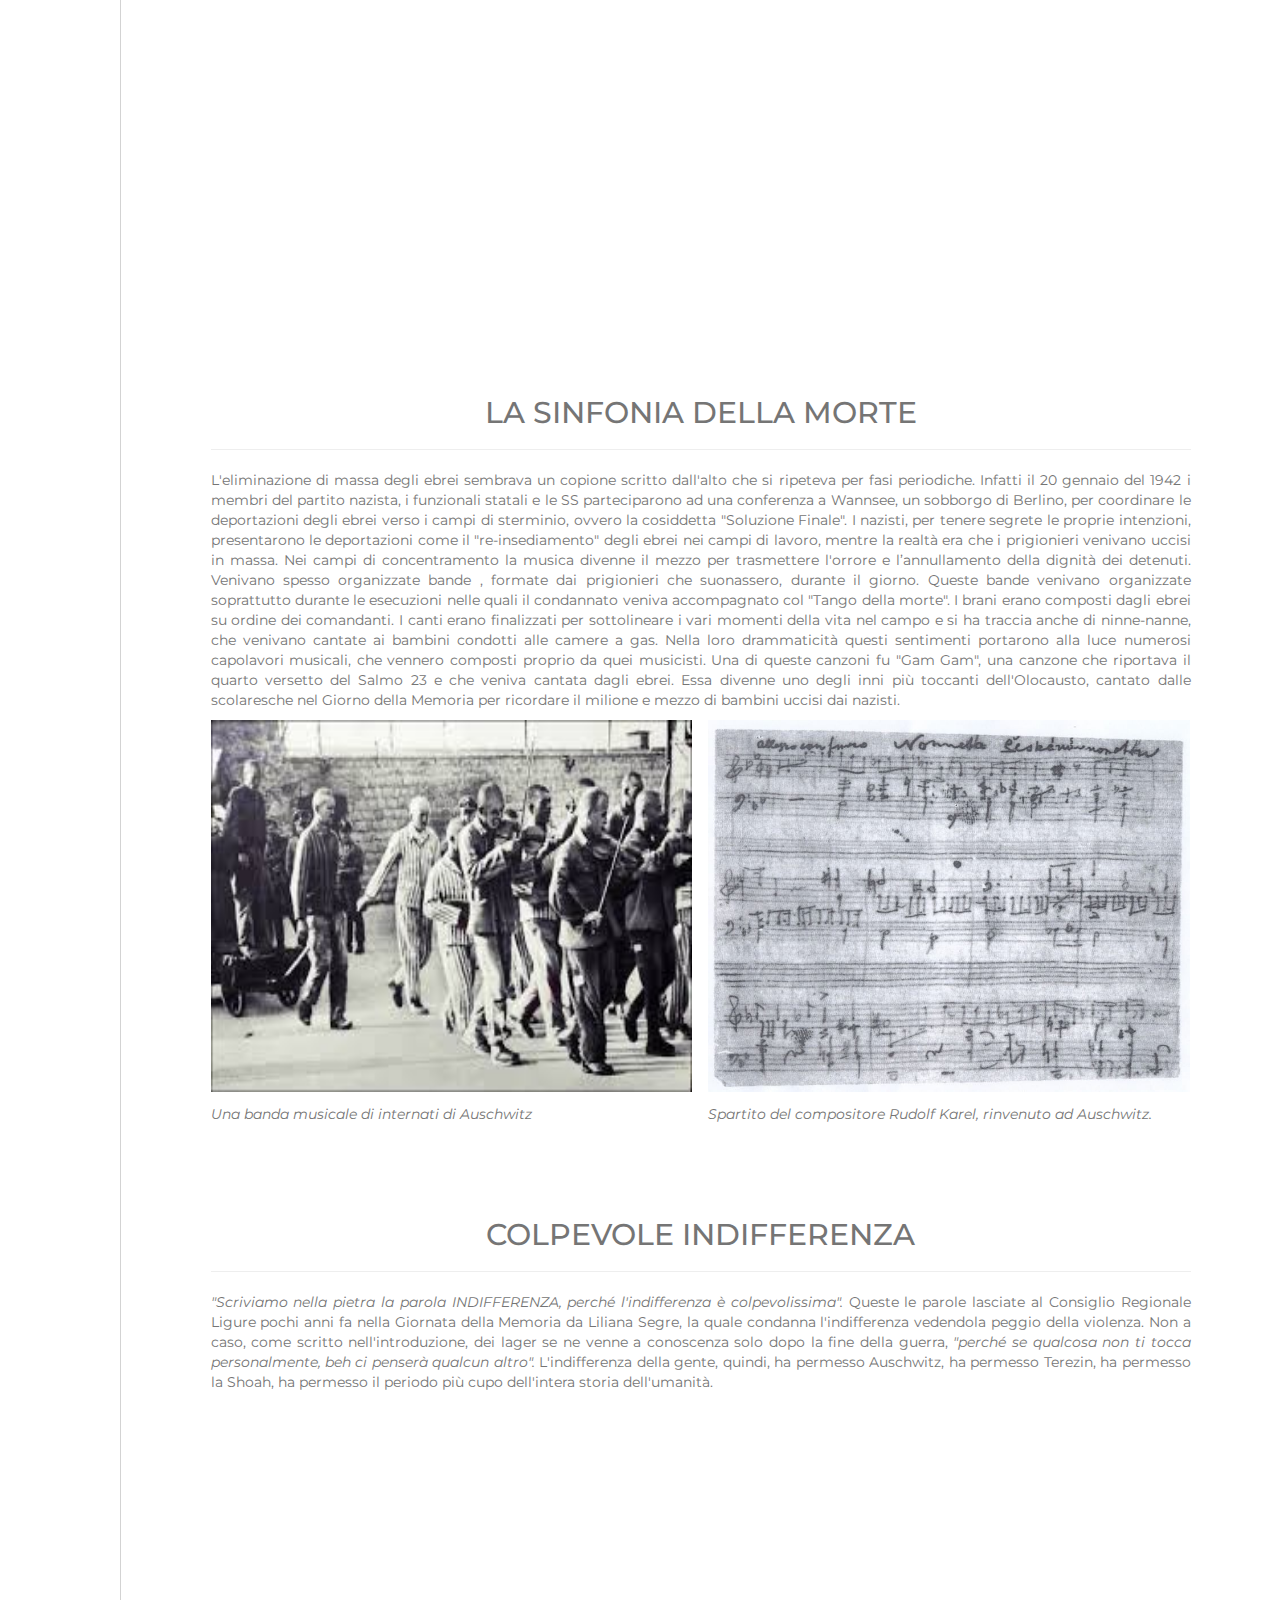
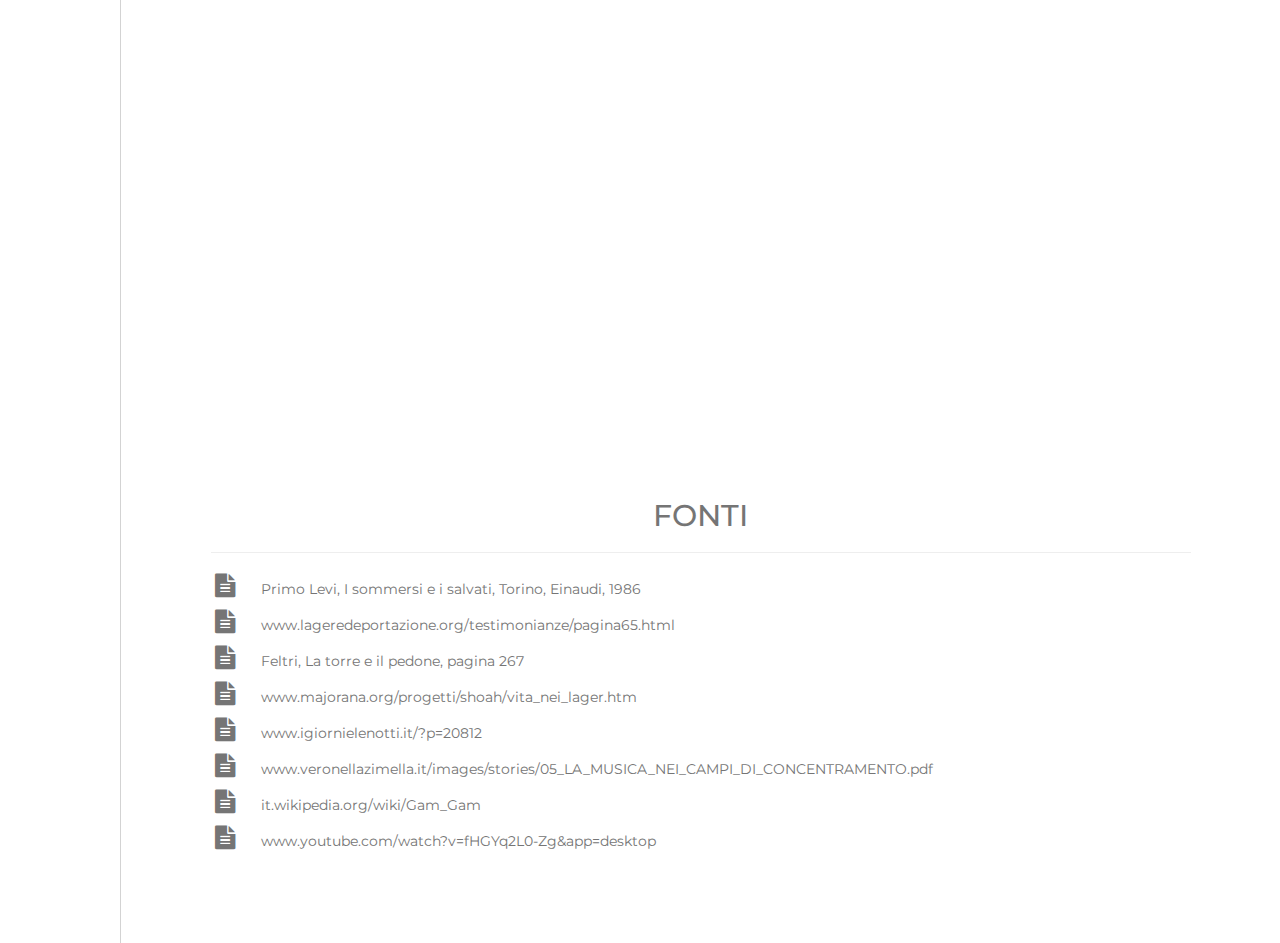
<file: vita_nei_lager/index.html>
<!DOCTYPE html>
<html>
    <head>
        <title>La vita nei campi di concentramento</title>
        <meta name="description"content="La vita nei campi di concentramenti in Italia e in Germania, le testimonianze dai deportati ebrei nei campi di concentramento">
        <meta charset="UTF-8">
        <meta name="viewport" content="width=device-width, initial-scale=1">
        <link rel="stylesheet" href="../css/w3.css">
        <link rel="stylesheet" href="https://fonts.googleapis.com/css?family=Montserrat">
        <link rel="stylesheet" href="https://cdnjs.cloudflare.com/ajax/libs/font-awesome/4.7.0/css/font-awesome.min.css">
        <link rel="stylesheet" href="https://maxcdn.bootstrapcdn.com/bootstrap/3.3.7/css/bootstrap.min.css">
        <script src="https://ajax.googleapis.com/ajax/libs/jquery/3.1.1/jquery.min.js"></script>
        <script src="https://maxcdn.bootstrapcdn.com/bootstrap/3.3.7/js/bootstrap.min.js"></script>
        <style>
            body, h1,h2,h3,h4,h5,h6 {
                font-family: "Montserrat", sans-serif;
            }
            .w3-row-padding img {
                margin-bottom: 12px;
            }
            /* Set the width of the sidenav to 120px */
            .w3-sidenav {
                width: 120px;background: #f1f1f1;
            }
            /* Add a left margin to the "page content" that matches the width of the sidenav (120px) */
            #main {
                margin-left: 120px;
            }
            /* Remove margins from "page content" on small screens */
            @media only screen and (max-width: 600px) {
                #main {
                    margin-left: 0;
                }
            }
            a{
                color: black;
            }
            #dropdown{
                color: white;
            }
            .video {
                height: 0;
                overflow: hidden;
                padding-bottom: 56.25%;
                padding-top: 30px;
                position: relative;
            }
            .video iframe,
            .video object,
            .video embed {
                height: 100%;
                left: 0;
                position: absolute;
                top: 0;
                width: 100%;
            }
        </style>

        <script>
            (function (i, s, o, g, r, a, m) {
                i['GoogleAnalyticsObject'] = r;
                i[r] = i[r] || function () {
                    (i[r].q = i[r].q || []).push(arguments)
                }, i[r].l = 1 * new Date();
                a = s.createElement(o),
                        m = s.getElementsByTagName(o)[0];
                a.async = 1;
                a.src = g;
                m.parentNode.insertBefore(a, m)
            })(window, document, 'script', 'https://www.google-analytics.com/analytics.js', 'ga');

            ga('create', 'UA-92290876-1', 'auto');
            ga('send', 'pageview');

        </script>
        <script async src="//pagead2.googlesyndication.com/pagead/js/adsbygoogle.js"></script>
        <script>
          (adsbygoogle = window.adsbygoogle || []).push({
            google_ad_client: "ca-pub-2373015770790498",
            enable_page_level_ads: true
          });
        </script>

    </head>
    <body>

        <!-- Icon Bar (Sidenav - hidden on small screens) 
        <nav class="w3-sidenav w3-center w3-small w3-hide-small w3-hide-medium w3-animate-left w3-collapse w3-top" id="mySidenav"  style="z-index:3 ">
            <a href="javascript:void(0)" onclick="w3_close()" class="w3-padding-xlarge w3-hide-large w3-display-topleft w3-hover-white" style="width:100%;font-size:22px">Close Menu</a>
            <a class="w3-padding-small w3-black w3-invert" onclick="w3_close()" href="/#argomenti">
                <i class="fa fa-arrow-left w3-xxlarge"></i>
                <p>ARGOMENTI</p>
            </a>
            <a class="w3-padding-small w3-hover-black" onclick="w3_close()" href="#arrivo">                       
                <p>L'ARRIVO</p>
            </a>
            <a class="w3-padding-small w3-hover-black" onclick="w3_close()" href="#trattamento_estremo">                       
                <p>TRATTAMENTO ESTREMO</p>
            </a>
            <a class="w3-padding-small w3-hover-black" onclick="w3_close()" href="#paura_della_selezione">                       
                <p>PAURA DELLA SELEZIONE</p>
            </a>
            <a class="w3-padding-small w3-hover-black" onclick="w3_close()" href="#sinfonia_della_morte">                     
                <p>SINFONIA DELLA MORTE</p>
            </a>
            <a class="w3-padding-small w3-hover-black" onclick="w3_close()" href="#colpevole_indifferenza">                     
                <p>COLPEVOLE INDIFFERENZA</p>
            </a>
            <a class="w3-padding-small w3-hover-black" onclick="w3_close()" href="#fonti">                      
                <p>FONTI</p>
            </a>
        </nav>

        <nav class="w3-top w3-black" >
            <div class="container-fluid w3-hide-large w3-hide-medium">
                <div class="navbar-header">
                    <button type="button" class="w3-left" data-target="#myNavbar" onclick="w3_open()">☰</button>
                    <a class="navbar-brand " href="#" id="dropdown">Gocce di memoria</a>
                </div>
                <div class="collapse navbar-collapse" id="myNavbar">
                    <ul class="nav navbar-nav">
                        <li><a href="#arrivo" id="dropdown" onclick="w3_close()">L'arrivo</a></li>
                        <li><a href="#trattamento_estremo" id="dropdown" onclick="w3_close()">Trattamento estremo</a></li>
                        <li><a href="#paura_della_selezione" id="dropdown" onclick="w3_close()">Paura della selezione</a></li>
                        <li><a href="#sinfonia_della_morte" id="dropdown" onclick="w3_close()">Sinfonia della morte</a></li>
                        <li><a href="#colpevole_indifferenza" id="dropdown" onclick="w3_close()"> Colpevole indifferenza</a></li>
                        <li><a href="#fonti" id="dropdown" onclick="w3_close()"> Fonti</a></li>
                    </ul>
                </div>
            </div>
        </nav> -->
        <!-- Icon Bar (Sidenav - hidden on small screens) -->
        <nav class="w3-sidenav w3-center w3-small w3-hide-small">
            <!-- Avatar image in top left corner -->

            <a class="w3-padding-small w3-black w3-invert" href="/#argomenti">
                <i class="fa fa-arrow-left w3-xxlarge"></i>
                <p>ARGOMENTI</p>
            </a>
            <a class="w3-padding-small w3-hover-black" href="#arrivo">                       
                <p>L'ARRIVO</p>
            </a>
            <a class="w3-padding-small w3-hover-black" href="#trattamento_estremo">                       
                <p>TRATTAMENTO ESTREMO</p>
            </a>
            <a class="w3-padding-small w3-hover-black" href="#paura_della_selezione">                       
                <p>PAURA DELLA SELEZIONE</p>
            </a>
            <a class="w3-padding-small w3-hover-black" href="#sinfonia_della_morte">                     
                <p>SINFONIA DELLA MORTE</p>
            </a>
            <a class="w3-padding-small w3-hover-black" href="#colpevole_indifferenza">                     
                <p>COLPEVOLE INDIFFERENZA</p>
            </a>
            <a class="w3-padding-small w3-hover-black" href="#fonti">                      
                <p>FONTI</p>
            </a>
        </nav>

        <!-- Navbar on small screens (Hidden on medium and large screens) -->
        <div class="w3-top w3-hide-large w3-hide-medium" id="myNavbar">
            <ul class="w3-navbar w3-black w3-opacity w3-hover-opacity-off w3-center w3-small">
                <li class="w3-left" style="width:100% !important"><a href="#arrivo">L'arrivo</a></li>
                <li class="w3-left" style="width:12,5% !important"><a href="#trattamento_estremo">Trattamento estremo</a></li>
                <li class="w3-left" style="width:12,5% !important"><a href="#paura_della_selezione">Paura della selezione</a></li>
                <li class="w3-left" style="width:12,5% !important"><a href="#sinfonia_della_morte">Sinfonia della morte</a></li>
                <li class="w3-left" style="width:12,5% !important"><a href="#colpevole_indifferenza">Colpevole indifferenza</a></li>
                <li class="w3-left" style="width:12,5% !important"><a href="#fonti">LA TESI COMPLOTTISTICA IL BINOMIO EBREI</a></li>

            </ul>
        </div>


        <!-- ARGOMENTO 04 -->

        <div class="w3-padding-large" id="main" style="border-left: 1px solid lightgrey;">
            <!-- Header/Home -->
            <header class="w3-container w3-padding-32 w3-center" id="home">
                <h1 class="w3-jumbo">La vita nei campi di concentramento</h1>
                <div class="w3-content w3-justify w3-text-grey">
                    <p class="w3-justify" >
                        La vita quotidiana all’interno dei lager si svolgeva attraverso ritmi scanditi e programmati
                        rigorosamente: l’appello avveniva nel grande spazio comune del cortile mediante la chiamata del
                        numero tatuato sull’avanbraccio e sulla divisa; il lavoro veniva svolto sotto lo sguardo freddo e
                        impietoso dei Kapo; il pranzo e la cena venivano distribuiti in quantità spesso non sufficienti per
                        garantire la sopravvivenza degli internati; la notte era spesso popolata da incubi, da paure e da
                        una stanchezza che non aveva più nulla di umano. In tutto questo non cessarono di fiorire la
                        musica, i canti, la poesia... Testimonianze di un’umanità dolente eppure mai del tutto arresa.
                    </p>
                </div>
            </header>

            <!-- SOTTOARGOMENTO 01-->
            <div class="w3-content w3-justify w3-text-grey w3-padding-16" id="arrivo">
                <h2 class="w3-center"> DALLA DEPORTAZIONE IN POI: <br>LE VARI FASI DELL'ANNIENTAMENTO</h2>
                <hr style="width:100%">
                <p>
                    <b>LA DEPORTAZIONE: </b>
                    Gli ebrei venivano spesso prelevati dalle loro abitazioni di notte e fatti salire su degli autocarri senza
                    vestiti né scarpe. Questa azione prende il nome di "rastrellamento". Successivamente venivano
                    caricati sui treni, che erano composti da vagoni per il trasporto merci e quindi sprovvisti persino di
                    una presa per l’aria. Come si può immaginare, molti ebrei morivano durante il tragitto.<br><br>
                    <b>LA SELEZIONE: </b>
                    Quando i treni giungevano a destinazione veniva fatta una selezione: chi poteva lavorare, ovvero i
                    più forti, veniva sfruttato per poi essere eliminato successivamente. Agli altri, tra cui bambini, vecchi
                    e disabili spettava una sorte ancora peggiore. Ad essi veniva fatto credere di andare a fare una
                    semplice doccia, quando in realtà venivano condotti alle camere a gas, dove veniva convogliato, attraverso tubature e 
                    bocchette,lo Zyklon B, un gas tossico che dopo pochi minuti provocava la morte. <br><br>
                    <b>NON SOLO EBREI: </b>
                    <i>"Siamo arrivati ad Auschwitz, questo camino grande si pensava fossero fabbriche, ci siamo dette qua ci sarà 
                        da mangiare."</i> Questo è stato il pensiero di molti deportati tra cui Maria Komel, una deportata serbo-croata che, ignara del vero funzionamento 
                    di quel camino, scendeva dal treno bestiame. <i>"Una di queste SS sapeva il serbo-croato e ci ha domandato a che religione 
                        appartenevamo e abbiamo risposto che appartenevamo alla religione cattolica."</i> Ci ha risposto: <i>"Siete fortunate
                        perché vedete quel fuoco? Se foste state ebree questa notte sareste andate dritte lì."</i> 
                    Infatti  all'interno dei lager non erano internati solo gli ebrei i quali rimanevano, comunque, i più colpiti dalle persecuzioni ma 
                    anche testimoni di Geova, omosessuali, criminali comuni, asociali e zingari. Ognuno di essi veniva contraddistinto da un 
                    simbolo cucito sulla casacca. Inoltre i detenuti arrivati con i primi convogli dovevano dormire sul cemento o nei paglierecci.
                    Insomma, era un inferno ancora prima di metterci piede.<br><br>
                    <!--Con la presa del potere da parte del partito nazional-socialista nel 1933, 
                    in Germania si diede inizio ad una grande opera di costruzione di numerose strutture carcerarie, o meglio, per allontanare dalla societ&agrave; nemici dello stato 
                    (principalmente oppositori politici quali socialisti e comunisti), zingari, omosessuali e diversi altri individui accusati di comportamenti devianti, 
                    che venivano poi costretti a lavori forzati sotto lo stretto controllo degli agenti delle SS. 
                    Le suddette, avevano perci&ograve; come finalit&agrave; la "rieducazione" dei detenuti. Ogni gruppo di prigionieri era riconoscibile da un logo cucito sulla camicia.<br><br>-->
                    <b>L'EVOLUZIONE DEI LAGER: </b>
                    Il termine lager non va confuso con campo di sterminio, infatti, a partire dal 1938, 
                    precisamente dal novembre con i fatti della Kristallnacht (notte dei cristalli), 
                    cominci&ograve; la deportazione di massa degli ebrei verso queste strutture, le quali persero per&ograve; il loro originale scopo di "rieducazione" dei detenuti: 
                    ne furono create di nuove e quelle gi&agrave; esistenti vennero convertite in modo tale che potessero essere utilizzate come un'efficiente macchina per l'eliminazione di massa dei prigionieri. 
                </p>
                <div class="w3-row-padding" style="margin:0 -16px">
                    <img src="img/camicie.jpg" style="width:100%">
                    <p><i>Simboli utilizzati per identificare i prigionieri nei campi.</i></p>
                </div>
            </div>

            <!-- SOTTOARGOMENTO 02 -->
            <div class="w3-content w3-justify w3-text-grey w3-padding-32" id="trattamento_estremo">
                <h2 class="w3-center"> UN TRATTAMENTO ESTREMO</h2>
                <hr style="width:100%">
                <p>I deportati nei lager erano sottoposti a condizioni estreme: le casacche erano troppo sottili per proteggere dal freddo, la biancheria non poteva essere lavata dai prigionieri e veniva cambiata quasi ogni mese. 
                    Questa mancanza d'igiene comportava la diffusione di malattie come il tifo e la scabbia. Molti malati non venivano nemmeno accettati all'ospedale per il troppo affollamento. 
                    I medici delle SS conducevano quindi selezioni tra i malati e gli internati nei blocchi. Di questi, i più deboli venivano portati nelle camere a gas oppure venivano soppressi.
                    Un altro mezzo di sterminio nei lager era soprattutto il lavoro. 
                    I detenuti erano utilizzati per il mantenimento e l'ampliamento del campo. Costruivano strade, baracche, canali di prosciugamento, il tutto sotto le armi dei soldati che non tardavano a complicare la loro situazione. 
                    Inoltre il cibo era pochissimo ed era distribuito tra tutti i detenuti. La fame quindi fu uno degli altri motivi per cui morirono in molti. 
                    Altri invece furono trovati in condizioni pietose, divenuti quasi cadaveri con un peso tra i 23 e i 35 Kg.

                </p>

                <!-- Grid for photos -->
                <div class="w3-row-padding" style="margin:0 -16px">
                    <div class="w3-half">
                        <img src="img/cibo.jpg" style="width:100%">
                        <p><i>Il momento del pranzo nel lager.</i></p>
                    </div>
                    <div class="w3-half">
                        <img src="img/casacche.jpg" style="width:85%">
                        <p><i>Camicia di un internato.</i></p>
                    </div>
                </div>
            </div>

            <!--SOTTOARGOMENTO 03 -->
            <div class="w3-content w3-justify w3-text-grey w3-padding-32" id="paura_della_selezione">
                <h2 class="w3-center"> PAURA DELLA SELEZIONE</h2>
                <hr style="width:100%">
                <p>
                    Nei lager venivano deportati persino i bambini,  che fossero grandi o piccoli. 
                    La maggior parte di loro veniva soppressa immediatamente mentre gli altri venivano selezionati, come di consuetudine, e mandati a lavorare. 
                    Non gli veniva dato loro alcun privilegio rispetto agli ebrei adulti, il che rendeva loro la vita molto più dura. È comunque anche grazie a loro se possiamo capire la situazione che si viveva all’interno di quelle terribili baracche.
                    “Qui risuonano grida e strilli” scrive un bambino nella poesia “A Terezin”. 
                    Egli racconta in questa poesia la sensazione di terrore che prova un bambino appena messo piede in un campo di concentramento, racconta del sudiciume, della scomodità dei letti e della scarsa igiene. 
                    Tutte emozioni che si provavano in questi orrendi luoghi. Inoltre i bambini riuscivano in qualche modo a fare dei disegni catturando in una “loro” immagine ciò che vedevano.

                </p>
                <div class='w3-center'>
                    <p><i>
                            <br>A Terezín<br><br>

                            Quando arriva un nuovo bambino<br>
                            tutto gli sembra strano.<br>
                            Ma come, devo sdraiarmi per terra?<br>
                            Mangiare patate nere? No! Non io!<br>
                            Devo restare qui? Ma è sporco!<br>
                            Il pavimento: guarda che sudiciume!<br>
                            Ed io dovrei dormirci sopra?<br>
                            Mi sporcherò tutto!<br>
                            Qui, risuonano grida e strilli,<br>
                            e poi, quante mosche…<br>
                            Tutti sanno che le mosche portano malattia.<br>
                            Oh, qualcosa mi morde! Non sarà una cimice?<br>
                            Qui a Terezín, la vita è un inferno.<br>
                            E quando tornerò a casa,<br>
                            non lo so ancora dire.<br><br>

                            “Teddy” <br><br>
                        </i></p>
                </div>
                <div class='w3-center video'>
                    <iframe width="854" height="480" src="https://www.youtube.com/embed/emKGBpLzkwQ" frameborder="0" allowfullscreen></iframe>
                </div>

            </div>


            <!-- SOTTOARGOMENTO 04 -->
            <div class="w3-content w3-justify w3-text-grey w3-padding-32" id="sinfonia_della_morte">
                <h2 class="w3-center">LA SINFONIA DELLA MORTE</h2>
                <hr style="width:100%">
                <p>
                    L'eliminazione di massa degli ebrei sembrava un copione scritto dall'alto che si ripeteva per fasi
                    periodiche. Infatti il 20 gennaio del 1942 i membri del partito nazista, i funzionali statali e le SS
                    parteciparono ad una conferenza a Wannsee, un sobborgo di Berlino, per coordinare le deportazioni
                    degli ebrei verso i campi di sterminio, ovvero la cosiddetta "Soluzione Finale". I nazisti, per tenere
                    segrete le proprie intenzioni, presentarono le deportazioni come il "re-insediamento" degli ebrei
                    nei campi di lavoro, mentre la realtà era che i prigionieri venivano uccisi in massa. 
                    Nei campi di concentramento la musica divenne il mezzo per trasmettere l'orrore e l’annullamento della dignità dei detenuti. 
                    Venivano spesso organizzate bande , formate dai prigionieri che suonassero, durante il giorno. 
                    Queste bande venivano organizzate soprattutto durante le esecuzioni nelle quali il condannato veniva accompagnato col "Tango della morte".
                    I brani erano composti dagli ebrei su ordine dei comandanti. 
                    I canti erano finalizzati per sottolineare i vari momenti della vita nel campo e si ha traccia anche di ninne-nanne, che venivano cantate ai bambini condotti alle camere a gas. 
                    Nella loro drammaticità questi sentimenti portarono alla luce numerosi capolavori musicali, che vennero composti proprio da quei musicisti. 
                    Una di queste canzoni fu "Gam Gam", una canzone che riportava il quarto versetto del Salmo 23 e che veniva cantata dagli ebrei. 
                    Essa divenne uno degli inni più toccanti dell'Olocausto, cantato dalle scolaresche nel Giorno della Memoria per ricordare il milione e mezzo di bambini uccisi dai nazisti.

                </p>
                <div class="w3-row-padding" style="margin:0 -16px">
                    <div class="w3-half">
                        <img src="img/musica.jpg" style="width:100%;height:372px">
                        <p><i>Una banda musicale di internati di Auschwitz </i></p>
                    </div>
                    <div class="w3-half">
                        <img src="img/Sinfoniac.jpg"  style="width:100%;height:372px">
                        <p><i>Spartito del compositore Rudolf Karel, rinvenuto ad Auschwitz. </i></p>
                    </div>
                </div>
            </div>


            <!-- SOTTOARGOMENTO 05-->
            <div class="w3-content w3-justify w3-text-grey w3-padding-32" id="colpevole_indifferenza">
                <h2 class="w3-center">COLPEVOLE INDIFFERENZA</h2>
                <hr style="width:100%">
                <p><i>"Scriviamo nella pietra la parola INDIFFERENZA, perché l'indifferenza è colpevolissima".</i> 
                    Queste le parole lasciate al Consiglio Regionale Ligure pochi anni fa nella Giornata della Memoria da Liliana Segre, la quale condanna l'indifferenza vedendola peggio della violenza. 
                    Non a caso, come scritto nell'introduzione, dei lager se ne venne a conoscenza solo dopo la fine della guerra, <i>"perché se qualcosa non ti tocca personalmente, beh ci penserà qualcun altro".</i>
                    L'indifferenza della gente, quindi, ha permesso Auschwitz, ha permesso Terezin, ha permesso la Shoah, ha permesso il periodo più cupo dell'intera storia dell'umanità.
                </p>
                <div class='w3-center video'>
                    <iframe width="854" height="480" src="https://www.youtube.com/embed/fHGYq2L0-Zg" frameborder="0" allowfullscreen></iframe>            
                </div>
            </div>

            <!-- FONTI -->
            <div class="w3-padding-64 w3-content w3-text-grey" id="fonti">
                <h2 class="w3-center">FONTI</h2>
                <hr style="width:100%">

                <div class="w3-section">
                    <p><i class="fa fa-file-text fa-fw w3-xlarge w3-margin-right"></i> Primo Levi, I sommersi e i salvati, Torino, Einaudi, 1986</p>
                    <p><i class="fa fa-file-text fa-fw  w3-xlarge w3-margin-right"></i> www.lageredeportazione.org/testimonianze/pagina65.html</p>
                    <p><i class="fa fa-file-text fa-fw  w3-xlarge w3-margin-right"></i> Feltri, La torre e il pedone, pagina 267</p>
                    <p><i class="fa fa-file-text fa-fw  w3-xlarge w3-margin-right"></i> www.majorana.org/progetti/shoah/vita_nei_lager.htm</p>
                    <p><i class="fa fa-file-text fa-fw  w3-xlarge w3-margin-right"></i> www.igiornielenotti.it/?p=20812</p>
                    <p><i class="fa fa-file-text fa-fw  w3-xlarge w3-margin-right"></i> www.veronellazimella.it/images/stories/05_LA_MUSICA_NEI_CAMPI_DI_CONCENTRAMENTO.pdf</p>
                    <p><i class="fa fa-file-text fa-fw  w3-xlarge w3-margin-right"></i> it.wikipedia.org/wiki/Gam_Gam</p>
                    <p><i class="fa fa-file-text fa-fw  w3-xlarge w3-margin-right"></i> www.youtube.com/watch?v=fHGYq2L0-Zg&app=desktop</p>
                </div>
            </div> 
        </div>
        <script>
            function w3_close() {
                document.getElementById("myNavbar").style.display = "none";
            }
            function w3_open() {
                document.getElementById("myNavbar").style.display = "block";
            }
        </script>
    </body>
</html>
</file>
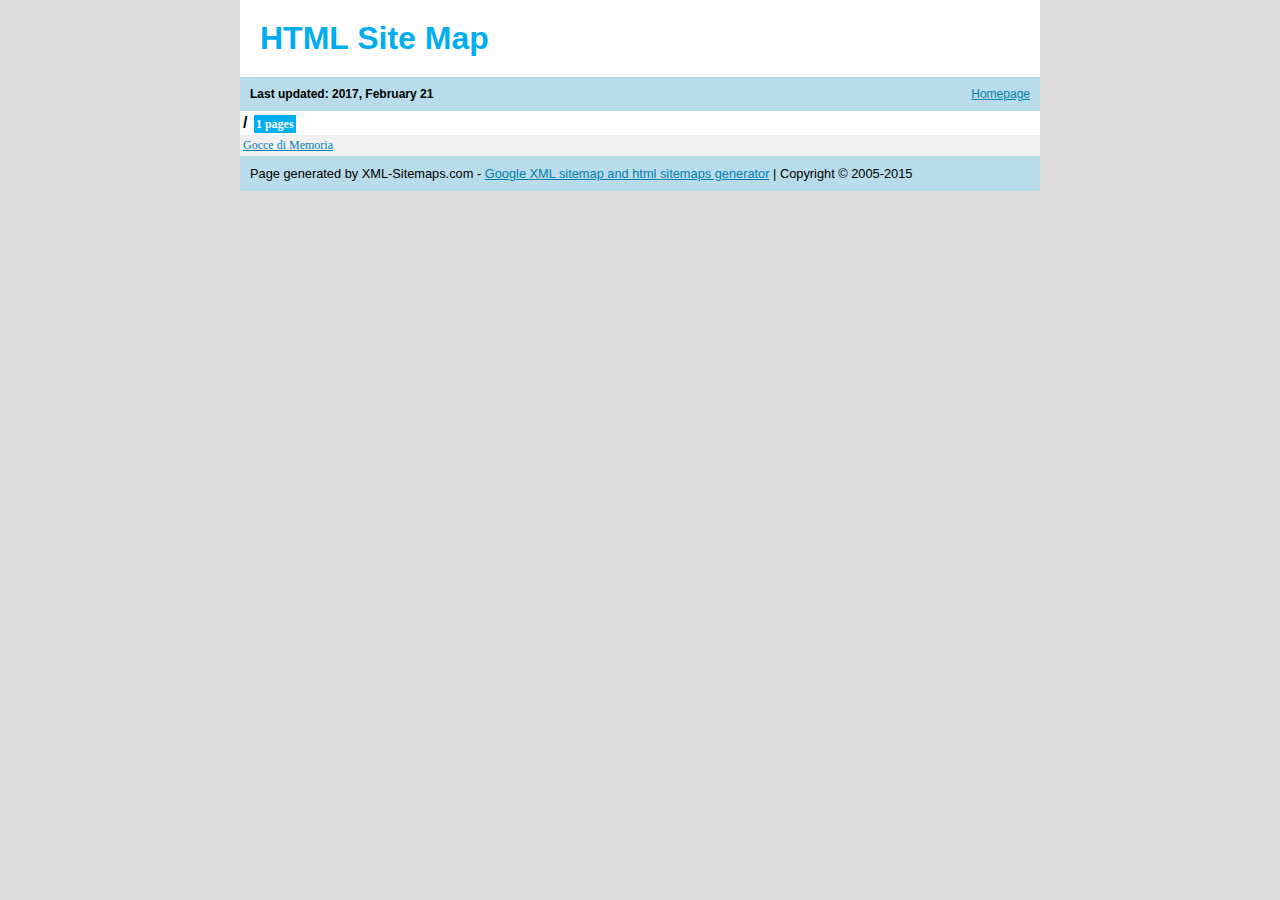
<file: sitemap.html>
<!DOCTYPE html PUBLIC "-//W3C//DTD XHTML 1.0 Transitional//EN" "http://www.w3.org/TR/xhtml1/DTD/xhtml1-transitional.dtd">
<html>
<head>
<title>Site Map  Page 1 - Generated by www.xml-sitemaps.com</title>
<meta http-equiv="Content-type" content="text/html; charset=utf-8" />
<style type="text/css">
body {
background-color: #DDD;
font: normal 80%  "Trebuchet MS", "Helvetica", sans-serif;
margin:0;
text-align:center;
}
#cont{
margin:auto;
width:800px;
text-align:left;
}
a:link,a:visited {
color: #0180AF;
text-decoration: underline;
}
a:hover {
color: #666;
}
h1 {
background-color:#fff;
padding:20px;
color:#00AEEF;
text-align:left;
font-size:32px;
margin:0px;
}
h3 {
font-size:12px;
background-color:#B8DCE9;
margin:0px;
padding:10px;
}
h3 a {
float:right;
font-weight:normal;
display:block;
}
th {
text-align:center;
background-color:#00AEEF;
color:#fff;
padding:4px;
font-weight:normal;
font-size:12px;
}
td {
font-size:12px;
padding:3px;
text-align:left;
}
tr {background: #fff}
tr:nth-child(odd) {background: #f0f0f0}
#footer {
background-color:#B8DCE9;
padding:10px;
}
.pager,.pager a {
background-color:#00AEEF;
color:#fff;
padding:3px;
}
.lhead {
background-color:#fff;
padding:3px;
font-weight:bold;
font-size:16px;
}
.lpart {
background-color:#f0f0f0;
padding:0px;
}
.lpage {
font:normal 12px verdana;
}
.lcount {
background-color:#00AEEF;
color:#fff;
padding:2px;
margin:2px;
font:bold 12px verdana;
}
a.aemphasis {
color:#009;
font-weight:bold;
}
</style>

</head>
<body>
<div id="cont">
<h1>HTML Site Map</h1>
<h3><a href="https://goccedimemoria.github.io">Homepage</a>
Last updated: 2017, February 21
</h3>


<table cellpadding="0" cellspacing="0" border="0" width="100%">

<tr valign="top">
<td class="lpart" colspan="100"><div class="lhead">/
<span class="lcount">1 pages</span></div>

<table cellpadding="0" cellspacing="0" border="0" width="100%">

<tr><td class="lpage"><a href="https://goccedimemoria.github.io/" title="Gocce di Memoria">Gocce di Memoria</a></td></tr>
</table>
</td>
</tr>

</table>


<!--
Please note:
You are not allowed to remove the copyright notice below.
Thank you!
www.xml-sitemaps.com
-->
<div id="footer">
Page generated by XML-Sitemaps.com - <a target="_blank" href="https://www.xml-sitemaps.com">Google XML sitemap and html sitemaps generator</a>
|
Copyright &copy; 2005-2015

</div>
</div>
</body>
</html>
</file>
